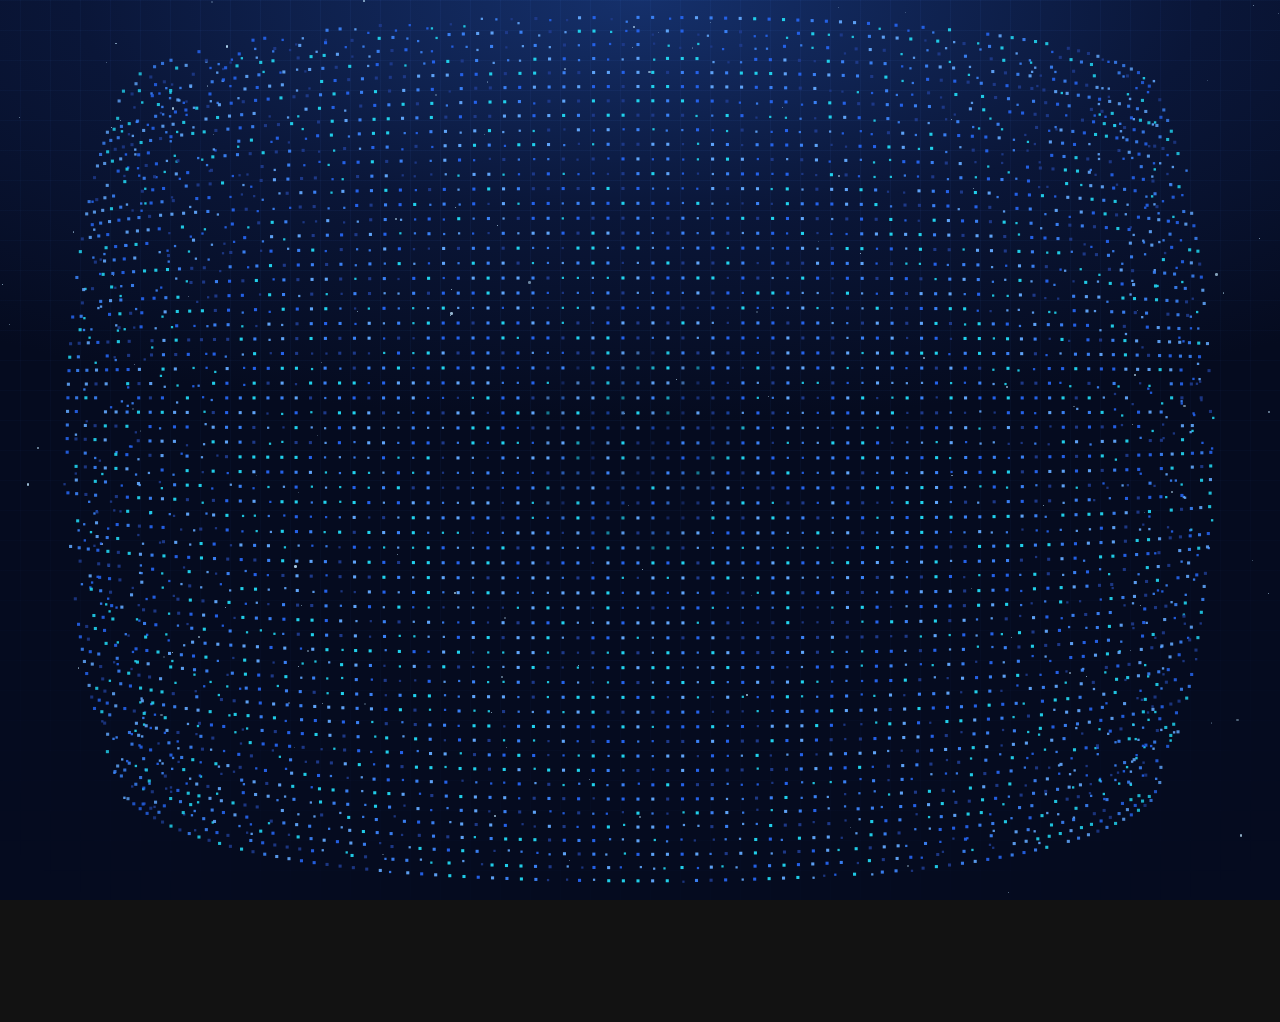
<file: index.html>
<!doctype html>
<html lang="pt-BR"><head><meta charset="utf-8"><meta name="viewport" content="width=device-width,initial-scale=1,viewport-fit=cover">
<meta name="robots" content="noindex,nofollow"><meta name="theme-color" content="#050b1f">
<title>Studio Evolution Tech | Central de Gestão</title>
<link rel="manifest" href="./manifest.webmanifest"><link rel="icon" href="./favicon.svg" type="image/svg+xml">
<link rel="apple-touch-icon" href="./apple-touch-icon-v2.png">
<meta name="apple-mobile-web-app-capable" content="yes"><meta name="apple-mobile-web-app-title" content="Studio Gestão">
<link rel="stylesheet" href="./app.css?v=pg1117c"><style>#project-shortcuts{max-width:680px;margin:20px auto;padding:0 16px;position:relative;z-index:10}body:has(.page-content) #project-shortcuts{display:none}</style></head><body><nav id="project-shortcuts" class="own-project-links" aria-label="Meus projetos"><a href="https://arnoldsuheth.github.io/super-visao-app/" target="_blank" rel="noopener noreferrer"><span class="own-project-mark">#1</span><span><strong>SUPER VISÃO</strong><small>Abrir meu painel</small></span></a></nav><div id="root"></div><script src="./app.js?v=pd1128a"></script><script src="./puxar-atualizar.js?v=1"></script><script src="./briefing-topo.js?v=1"></script><script src="./saudacao-zap.js?v=2"></script></body></html>
</file>
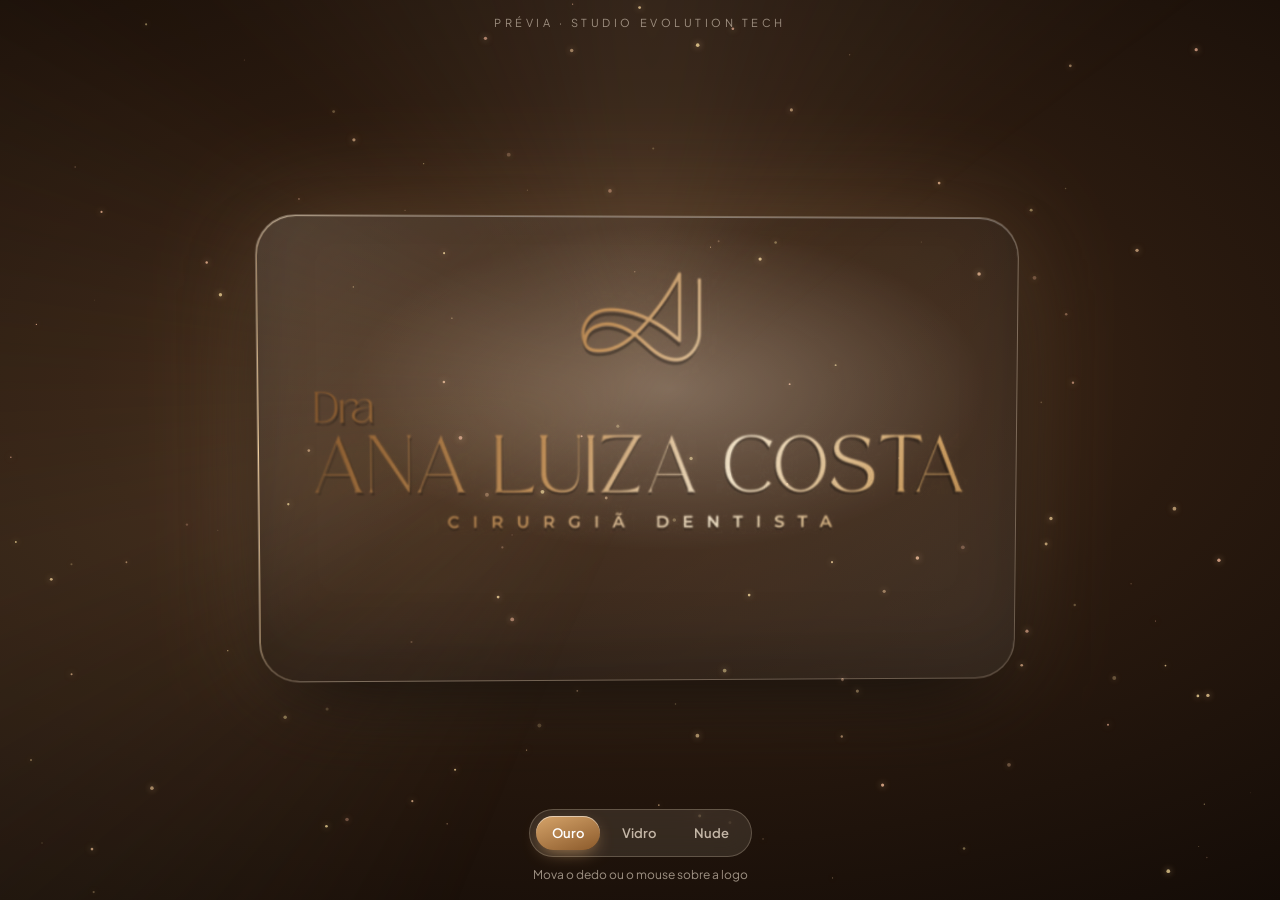
<file: previas/dra-ana-luiza-logo/index.html>
<!doctype html>
<html lang="pt-BR">
<head>
<meta charset="utf-8">
<meta name="viewport" content="width=device-width,initial-scale=1,viewport-fit=cover">
<title>Dra. Ana Luiza Costa · Logo em luz</title>
<meta name="robots" content="noindex">
<meta name="theme-color" content="#1c120b">
<link rel="preconnect" href="https://fonts.googleapis.com"><link rel="preconnect" href="https://fonts.gstatic.com" crossorigin>
<link href="https://fonts.googleapis.com/css2?family=Plus+Jakarta+Sans:wght@500;600;700&display=swap" rel="stylesheet">
<style>
/* A logo não foi redesenhada: cada camada é o próprio arquivo original da logo usado como máscara.
   Traços, fontes e frases ficam exatamente como na original; só a luz, o material e a profundidade mudam. */
:root{--mx:0;--my:0;--glow:.55}
*{box-sizing:border-box;margin:0}
html,body{height:100%;background:#1c120b;color:#f4e6d4;font-family:'Plus Jakarta Sans',system-ui,sans-serif;-webkit-font-smoothing:antialiased;overflow:hidden}
body{display:grid;place-items:center}
.stage{position:fixed;inset:0;background:radial-gradient(90% 70% at 50% 42%,#4a2f1b 0%,#2a1a0f 48%,#140c07 100%);transition:background 1s}
.stage::before{content:'';position:absolute;inset:-20%;background:conic-gradient(from 200deg at 50% 45%,transparent,rgba(214,170,120,.12),transparent 30%,rgba(255,226,190,.08),transparent 60%);animation:gira 28s linear infinite;filter:blur(30px)}
@keyframes gira{to{transform:rotate(360deg)}}
canvas#pó{position:fixed;inset:0;width:100%;height:100%;pointer-events:none}
.scene{position:relative;width:min(94vw,760px);aspect-ratio:1928/1180;perspective:1100px;z-index:2}
.card{position:absolute;inset:0;transform-style:preserve-3d;transform:rotateX(calc(var(--my)*-10deg)) rotateY(calc(var(--mx)*14deg));transition:transform .25s cubic-bezier(.2,.8,.2,1)}
.glass{position:absolute;inset:0;border-radius:clamp(22px,4vw,40px);background:linear-gradient(140deg,rgba(255,240,220,.16),rgba(255,240,220,.04) 40%,rgba(255,240,220,.1));border:1px solid rgba(255,235,210,.28);box-shadow:inset 0 1px 0 rgba(255,255,255,.35),inset 0 -30px 60px rgba(0,0,0,.18),0 40px 90px -30px rgba(0,0,0,.8),0 0 120px -20px rgba(214,170,120,calc(var(--glow)*.6));transform:translateZ(0);overflow:hidden}
.glass::before{content:'';position:absolute;inset:0;background:radial-gradient(60% 50% at calc(50% + var(--mx)*40%) calc(30% + var(--my)*40%),rgba(255,245,230,.28),transparent 70%)}
.glass::after{content:'';position:absolute;top:0;bottom:0;width:30%;left:-40%;background:linear-gradient(100deg,transparent,rgba(255,250,240,.22),transparent);transform:skewX(-18deg);animation:varre 7s ease-in-out infinite 3s}
@keyframes varre{0%,60%{left:-40%}100%{left:130%}}
.borda{position:absolute;inset:-1px;border-radius:inherit;padding:1.5px;background:conic-gradient(from var(--a,0deg),transparent 0 60%,rgba(255,220,170,.9) 75%,transparent 90%);-webkit-mask:linear-gradient(#000 0 0) content-box,linear-gradient(#000 0 0);-webkit-mask-composite:xor;mask-composite:exclude;animation:borda 6s linear infinite}
@property --a{syntax:'<angle>';inherits:false;initial-value:0deg}
@keyframes borda{to{--a:360deg}}
.logo{position:absolute;left:8%;right:8%;top:12%;aspect-ratio:1928/780;transform-style:preserve-3d}
.layer{position:absolute;inset:0;-webkit-mask-size:100% 100%;mask-size:100% 100%;-webkit-mask-repeat:no-repeat;mask-repeat:no-repeat;
 background:linear-gradient(115deg,#7a4a1f 0%,#c9965c 18%,#fff1d6 28%,#d8a868 38%,#8a5a2b 52%,#e9c48f 66%,#fff6e4 74%,#b07a43 86%,#6e4320 100%);background-size:260% 100%;animation:ouro 9s ease-in-out infinite alternate;
 filter:drop-shadow(0 1px 0 rgba(255,240,215,.5)) drop-shadow(0 6px 10px rgba(0,0,0,.45))}
@keyframes ouro{from{background-position:0% 50%}to{background-position:100% 50%}}
.l-mono{-webkit-mask-image:url(mono.png);mask-image:url(mono.png);transform:translateZ(46px)}
.l-dra{-webkit-mask-image:url(dra.png);mask-image:url(dra.png);transform:translateZ(38px)}
.l-nome{-webkit-mask-image:url(nome.png);mask-image:url(nome.png);transform:translateZ(40px)}
.l-sub{-webkit-mask-image:url(sub.png);mask-image:url(sub.png);transform:translateZ(34px)}
.l-mono,.l-dra,.l-nome,.l-sub{animation:ouro 9s ease-in-out infinite alternate,surge 1.6s cubic-bezier(.2,.8,.2,1) both}
.l-mono{animation-delay:0s,.2s}.l-dra{animation-delay:0s,.9s}.l-nome{animation-delay:0s,1.2s}.l-sub{animation-delay:0s,1.6s}
@keyframes surge{from{opacity:0;clip-path:inset(0 100% 0 0);filter:blur(6px)}to{opacity:1;clip-path:inset(0 0 0 0)}}
.sombra{position:absolute;inset:0;-webkit-mask:url(logo.png) center/100% 100% no-repeat;mask:url(logo.png) center/100% 100% no-repeat;background:#000;opacity:.35;filter:blur(14px);transform:translateZ(32px) translateY(3px)}
.ref-box{position:absolute;left:0;right:0;top:69%;bottom:0;overflow:hidden;border-radius:0 0 clamp(22px,4vw,40px) clamp(22px,4vw,40px);transform:translateZ(20px);-webkit-mask:linear-gradient(180deg,rgba(0,0,0,.9),transparent 75%);mask:linear-gradient(180deg,rgba(0,0,0,.9),transparent 75%);pointer-events:none}
.reflexo{position:absolute;left:8%;right:8%;top:0;aspect-ratio:1928/780;transform:scaleY(-1);transform-origin:50% 0;-webkit-mask:url(logo.png) center/100% 100% no-repeat;mask:url(logo.png) center/100% 100% no-repeat;background:linear-gradient(115deg,#c9965c,#fff1d6,#b07a43);opacity:.16;filter:blur(1.2px)}
/* temas */
body.vidro .layer{background:linear-gradient(115deg,rgba(255,255,255,.35),rgba(255,255,255,.9) 30%,rgba(210,235,255,.5) 45%,rgba(255,255,255,.95) 60%,rgba(255,255,255,.3));background-size:260% 100%;filter:drop-shadow(0 0 1px rgba(255,255,255,.9)) drop-shadow(0 8px 14px rgba(0,0,0,.5))}
body.vidro .stage{background:radial-gradient(90% 70% at 50% 42%,#5b4636 0%,#2b2019 50%,#120c08 100%)}
body.nude .stage{background:radial-gradient(90% 70% at 50% 40%,#fbf4ea 0%,#efe2d1 50%,#d9c3a8 100%)}
body.nude{color:#5a3a1e}
body.nude .layer{background:linear-gradient(115deg,#6e4320,#a8743f 25%,#e6c39a 35%,#8b5a2b 50%,#c99a68 70%,#6e4320);background-size:260% 100%;filter:drop-shadow(0 1px 0 rgba(255,255,255,.8)) drop-shadow(0 8px 10px rgba(110,67,32,.3))}
body.nude .glass{background:linear-gradient(140deg,rgba(255,255,255,.7),rgba(255,255,255,.35));border-color:rgba(255,255,255,.9);box-shadow:inset 0 1px 0 #fff,0 40px 80px -30px rgba(110,67,32,.45)}
body.nude .sombra{opacity:.07;filter:blur(18px)}body.nude .reflexo{opacity:.12}
body.nude canvas#pó{opacity:.5;mix-blend-mode:multiply}
/* controles */
.ui{position:fixed;left:0;right:0;bottom:calc(18px + env(safe-area-inset-bottom));display:grid;justify-items:center;gap:10px;z-index:5;padding:0 16px}
.temas{display:flex;gap:6px;padding:6px;border-radius:99px;background:rgba(255,240,220,.1);border:1px solid rgba(255,235,210,.22);-webkit-backdrop-filter:blur(14px);backdrop-filter:blur(14px)}
.temas button{border:0;background:none;color:inherit;font:inherit;font-size:13px;font-weight:600;padding:9px 16px;border-radius:99px;cursor:pointer;opacity:.75;transition:all .3s}
.temas button.on{opacity:1;background:linear-gradient(160deg,#d6a46a,#8b5a2b);color:#fff;box-shadow:inset 0 1px 0 rgba(255,255,255,.5),0 6px 18px -6px rgba(214,164,106,.8)}
body.nude .temas{background:rgba(255,255,255,.55);border-color:rgba(139,90,43,.2)}
.dica{font-size:12px;opacity:.6;text-align:center}
.mov{border:1px solid rgba(255,235,210,.3);background:rgba(255,240,220,.08);color:inherit;font:inherit;font-size:12.5px;font-weight:600;padding:8px 14px;border-radius:99px;cursor:pointer}
.topo{position:fixed;top:calc(16px + env(safe-area-inset-top));left:0;right:0;text-align:center;font-size:11px;letter-spacing:.32em;text-transform:uppercase;opacity:.55;z-index:5}
@media(prefers-reduced-motion:reduce){*{animation:none!important}}
</style>
</head>
<body>
<div class="stage"></div>
<canvas id="pó"></canvas>
<p class="topo">Prévia · Studio Evolution Tech</p>
<div class="scene" id="scene">
 <div class="card" id="card">
  <div class="glass"><span class="borda"></span></div>
  <div class="logo">
   <div class="sombra"></div>
   <div class="layer l-mono" role="img" aria-label="Monograma AL"></div>
   <div class="layer l-dra"></div>
   <div class="layer l-nome" role="img" aria-label="Dra Ana Luiza Costa"></div>
   <div class="layer l-sub" role="img" aria-label="Cirurgiã dentista"></div>
  </div>
  
 </div>
</div>
<div class="ui">
 <div class="temas"><button data-t="ouro" class="on">Ouro</button><button data-t="vidro">Vidro</button><button data-t="nude">Nude</button></div>
 <button class="mov hidden" id="mov">Ativar movimento do celular</button>
 <p class="dica" id="dica">Mova o dedo ou o mouse sobre a logo</p>
</div>
<script>
(()=>{const r=document.documentElement,scene=document.getElementById('scene');let tx=0,ty=0,cx=0,cy=0,auto=true,t0=performance.now();
function alvo(x,y){tx=Math.max(-1,Math.min(1,x));ty=Math.max(-1,Math.min(1,y));auto=false;clearTimeout(alvo.t);alvo.t=setTimeout(()=>auto=true,3500)}
addEventListener('pointermove',e=>alvo((e.clientX/innerWidth-.5)*2,(e.clientY/innerHeight-.5)*2),{passive:true});
addEventListener('touchmove',e=>{const t=e.touches[0];alvo((t.clientX/innerWidth-.5)*2,(t.clientY/innerHeight-.5)*2)},{passive:true});
function orient(e){if(e.gamma==null)return;alvo(e.gamma/30,(e.beta-45)/30)}
const mov=document.getElementById('mov');
if(window.DeviceOrientationEvent&&typeof DeviceOrientationEvent.requestPermission==='function'){mov.classList.remove('hidden');mov.onclick=()=>DeviceOrientationEvent.requestPermission().then(s=>{if(s==='granted'){addEventListener('deviceorientation',orient);mov.remove();document.getElementById('dica').textContent='Incline o celular'}}).catch(()=>{})}
else if(window.DeviceOrientationEvent)addEventListener('deviceorientation',orient);
(function loop(now){if(auto){const k=(now-t0)/1000;tx=Math.sin(k*.5)*.55;ty=Math.cos(k*.37)*.35}cx+=(tx-cx)*.06;cy+=(ty-cy)*.06;r.style.setProperty('--mx',cx.toFixed(4));r.style.setProperty('--my',cy.toFixed(4));requestAnimationFrame(loop)})(t0);
document.querySelectorAll('[data-t]').forEach(b=>b.onclick=()=>{document.querySelectorAll('[data-t]').forEach(x=>x.classList.toggle('on',x===b));document.body.className=b.dataset.t==='ouro'?'':b.dataset.t});
/* pó dourado */
const c=document.getElementById('pó'),g=c.getContext('2d');let W,H,P=[];const dpr=Math.min(2,devicePixelRatio||1);
function rs(){W=c.width=innerWidth*dpr;H=c.height=innerHeight*dpr;P=[...Array(Math.round(innerWidth*innerHeight/9000))].map(()=>({x:Math.random()*W,y:Math.random()*H,r:(Math.random()*1.6+.4)*dpr,v:(Math.random()*.25+.05)*dpr,a:Math.random()*Math.PI*2,f:Math.random()*.02+.005}))}
rs();addEventListener('resize',rs);
(function pó(){g.clearRect(0,0,W,H);for(const p of P){p.y-=p.v;p.a+=p.f;p.x+=Math.sin(p.a)*.3*dpr;if(p.y<-5){p.y=H+5;p.x=Math.random()*W}const al=.25+Math.sin(p.a*2)*.25+.25;g.beginPath();g.fillStyle=`rgba(255,${210+Math.round(Math.sin(p.a)*20)},160,${al})`;g.shadowColor='rgba(255,210,150,.9)';g.shadowBlur=6*dpr;g.arc(p.x,p.y,p.r,0,7);g.fill()}requestAnimationFrame(pó)})();
})();
</script>
<style>.hidden{display:none!important}</style>
</body>
</html>
</file>
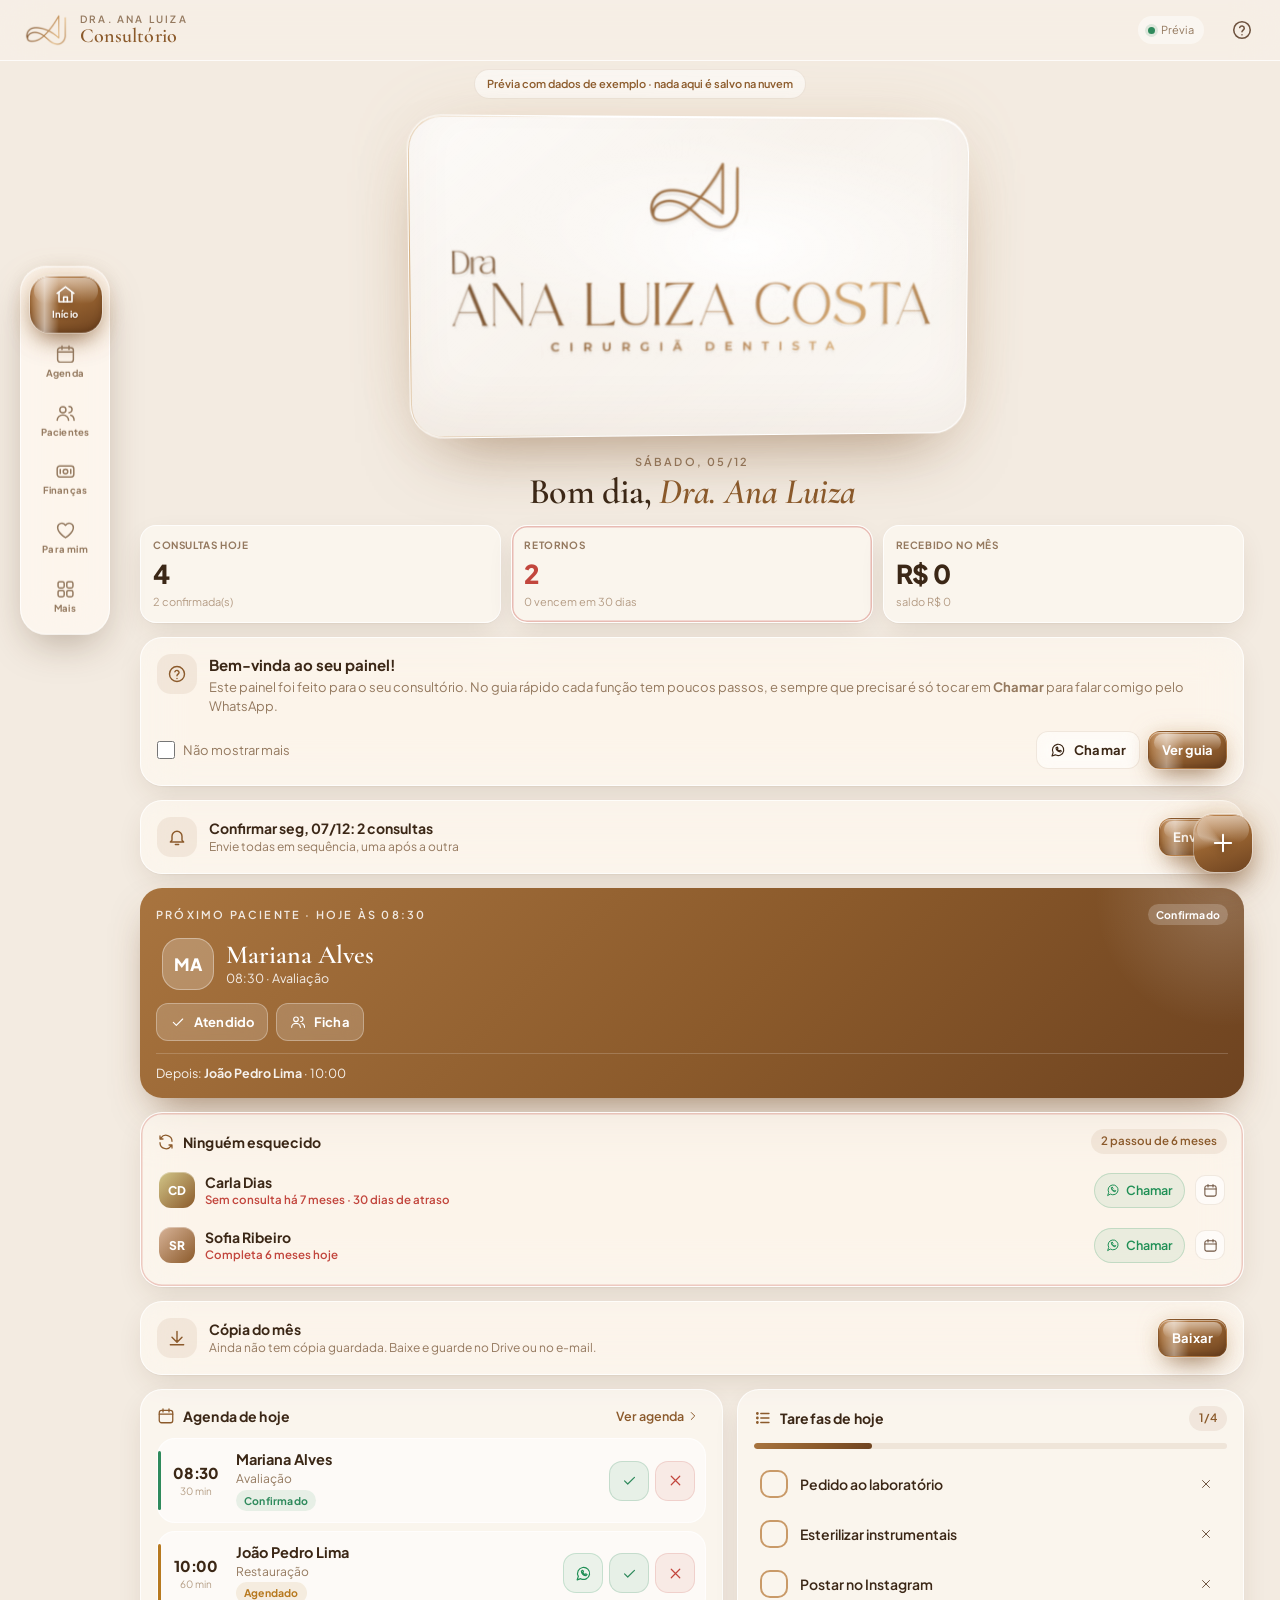
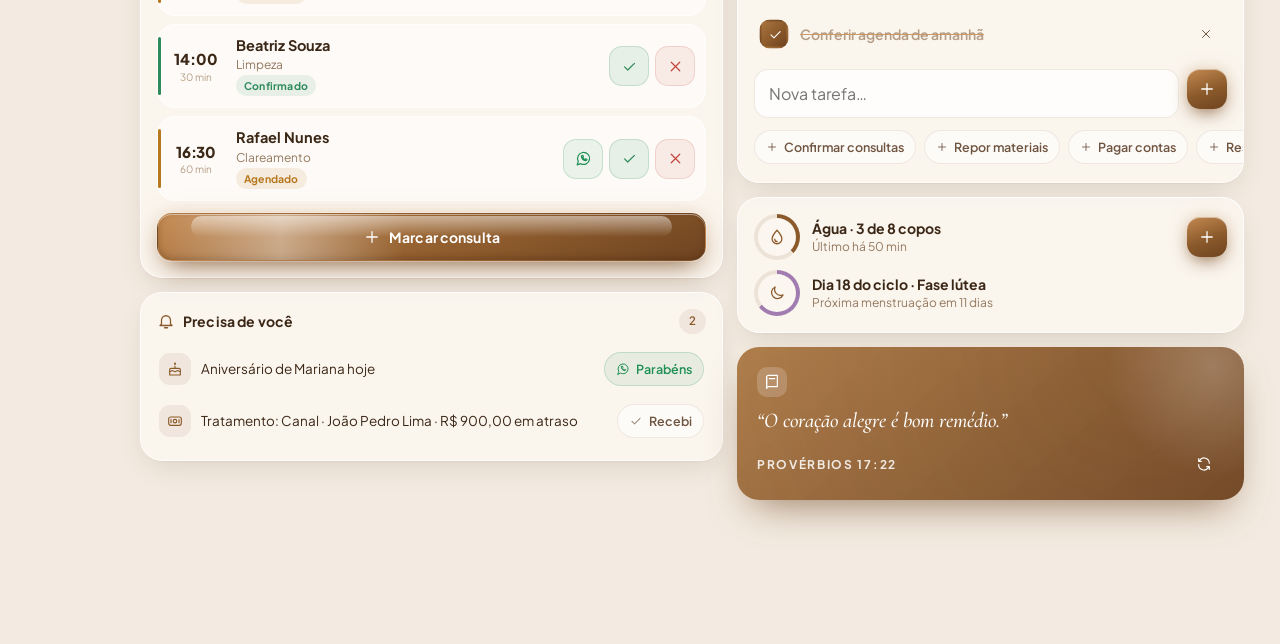
<file: previas/dra-ana-luiza/index.html>
<!doctype html>
<html lang="pt-BR">
<head>
<meta charset="utf-8">
<meta name="viewport" content="width=device-width,initial-scale=1,viewport-fit=cover">
<title>Dra. Ana Luiza Costa · Consultório</title>
<meta name="theme-color" content="#f3ebe1">
<meta name="robots" content="noindex">
<meta name="apple-mobile-web-app-capable" content="yes">
<meta name="apple-mobile-web-app-status-bar-style" content="default">
<meta name="apple-mobile-web-app-title" content="Consultório">
<link rel="manifest" href="manifest.webmanifest">
<link rel="icon" href="icon-180.png">
<link rel="apple-touch-icon" href="icon-180.png">
<link rel="preconnect" href="https://fonts.googleapis.com"><link rel="preconnect" href="https://fonts.gstatic.com" crossorigin>
<link href="https://fonts.googleapis.com/css2?family=Cormorant+Garamond:ital,wght@0,500;0,600;1,500;1,600&family=Plus+Jakarta+Sans:wght@400;500;600;700;800&display=swap" rel="stylesheet">
<style>
:root{
 --bg:#f3ebe1;--bg2:#ead9c6;--ink:#3b2716;--ink2:#6f5440;--muted:#94795f;--dim:#b49c84;
 --acc:#8b5a2b;--acc2:#a8743f;--acc3:#c99a68;--gold:#d6b48a;
 --ok:#2f8a5c;--okbg:#2f8a5c1a;--warn:#b7791f;--warnbg:#b7791f1c;--bad:#c2463d;--badbg:#c2463d17;--wa:#1f8f55;
 --glass:rgba(255,251,246,.58);--glass2:rgba(255,251,246,.78);--gline:rgba(255,255,255,.75);--gline2:rgba(139,90,43,.12);
 --shadow:0 1px 1px rgba(80,50,20,.04),0 10px 30px -8px rgba(80,50,20,.16);--shadow2:0 18px 50px -12px rgba(80,50,20,.32);
 --r:22px;--r2:16px;--ease:cubic-bezier(.2,.8,.2,1);
 --grad:linear-gradient(135deg,#a8743f 0%,#8b5a2b 55%,#6e4320 100%);
}
*{box-sizing:border-box;margin:0}
html{background:var(--bg);-webkit-text-size-adjust:100%}
body{min-height:100dvh;color:var(--ink);font-family:'Plus Jakarta Sans',system-ui,-apple-system,sans-serif;font-size:15px;line-height:1.45;-webkit-font-smoothing:antialiased;background:var(--bg)}
button,input,select,textarea{font:inherit;color:inherit}
button{cursor:pointer;border:0;background:none;-webkit-tap-highlight-color:transparent}
a{color:inherit;-webkit-tap-highlight-color:transparent}
.hidden{display:none!important}
.grow{flex:1;min-width:0}.center{text-align:center}.muted{color:var(--muted);font-size:13.5px;line-height:1.5}
.note{font-size:12px;color:var(--dim);line-height:1.5}
em{font-style:italic;color:var(--acc)}

/* fundo vivo */
.bg{position:fixed;inset:0;z-index:-1;overflow:hidden;background:radial-gradient(120% 80% at 50% -10%,#fbf6f0 0%,var(--bg) 45%,var(--bg2) 100%)}
.blob{position:absolute;border-radius:50%;filter:blur(60px);opacity:.55;animation:float 22s var(--ease) infinite alternate}
.b1{width:420px;height:420px;background:#e2c3a2;top:-120px;right:-140px}
.b2{width:360px;height:360px;background:#f0dcc6;bottom:10%;left:-160px;animation-delay:-6s}
.b3{width:300px;height:300px;background:#d9b190;bottom:-120px;right:10%;opacity:.35;animation-delay:-12s}
@keyframes float{to{transform:translate(40px,60px) scale(1.12)}}

/* vidro */
.glass{background:var(--glass);-webkit-backdrop-filter:blur(22px) saturate(160%);backdrop-filter:blur(22px) saturate(160%);border:1px solid var(--gline);box-shadow:var(--shadow)}

/* topo */
.top{position:sticky;top:0;z-index:40;display:flex;align-items:center;gap:12px;padding:calc(10px + env(safe-area-inset-top)) 18px 10px;border-width:0 0 1px;border-radius:0;background:rgba(246,239,231,.86);box-shadow:none}
.top-mono{height:34px;width:auto}
.top-t{display:grid;line-height:1.1}.top-t small{font-size:10px;letter-spacing:.22em;text-transform:uppercase;color:var(--muted);font-weight:600}
.top-t b{font-family:'Cormorant Garamond',serif;font-size:20px;font-weight:600;color:var(--acc);letter-spacing:.01em}
.sync{margin-left:auto;display:flex;align-items:center;gap:6px;font-size:11px;color:var(--muted);padding:6px 10px;border-radius:99px;background:rgba(255,255,255,.45)}
.sync i{width:7px;height:7px;border-radius:50%;background:var(--ok);box-shadow:0 0 0 3px #2f8a5c22}.sync.busy i{background:var(--warn);animation:pulse 1s infinite}.sync.off i{background:var(--bad)}
@keyframes pulse{50%{opacity:.35}}
.demo-bar{position:relative;margin:8px auto 0;width:max-content;max-width:calc(100% - 32px);font-size:11px;font-weight:600;color:var(--acc);background:rgba(255,255,255,.6);border:1px solid var(--gline2);padding:6px 12px;border-radius:99px;-webkit-backdrop-filter:blur(10px);backdrop-filter:blur(10px)}

main{max-width:1120px;margin:0 auto;padding:14px 16px calc(130px + env(safe-area-inset-bottom))}
main.enter>*{animation:rise .5s var(--ease) both}
main.enter>*:nth-child(2){animation-delay:.04s}main.enter>*:nth-child(3){animation-delay:.08s}main.enter>*:nth-child(4){animation-delay:.12s}main.enter>*:nth-child(5){animation-delay:.16s}main.enter>*:nth-child(n+6){animation-delay:.2s}
@keyframes rise{from{opacity:0;transform:translateY(14px)}}

/* cabeçalhos */
.hero{text-align:center;padding:4px 0 14px;display:grid;justify-items:center;gap:4px}
.hero-logo img{width:min(250px,64vw);height:auto;display:block;filter:drop-shadow(0 6px 18px rgba(139,90,43,.12))}
.eyebrow{font-size:11px;letter-spacing:.2em;text-transform:uppercase;color:var(--muted);font-weight:600}
.title{font-family:'Cormorant Garamond',serif;font-weight:600;font-size:clamp(30px,8vw,42px);line-height:1.02;letter-spacing:-.01em;color:var(--ink)}
.page-h{padding:6px 2px 14px}
.hero .title{font-size:clamp(26px,7vw,36px)}

/* cartões */
.card{border-radius:var(--r);padding:16px;margin-bottom:14px;display:grid;gap:12px}
.card-h{display:flex;align-items:center;justify-content:space-between;gap:10px}
.card-h h3{display:flex;align-items:center;gap:8px;font-size:14px;font-weight:700;letter-spacing:.01em}
.card-h h3 svg{color:var(--acc)}
.pill{font-size:11.5px;font-weight:600;color:var(--acc);background:rgba(139,90,43,.09);padding:4px 10px;border-radius:99px;white-space:nowrap}
.link{display:inline-flex;align-items:center;gap:2px;font-size:12.5px;font-weight:600;color:var(--acc)}
.cols{display:grid;gap:0 14px}
@media(min-width:900px){.cols{grid-template-columns:1.15fr 1fr;align-items:start}}

/* estatísticas */
.stats{display:grid;grid-template-columns:repeat(3,1fr);gap:10px;margin-bottom:14px}
.stat{border-radius:var(--r2);padding:12px;text-align:left;display:grid;gap:2px;transition:transform .25s var(--ease),box-shadow .25s}
.stat:hover{transform:translateY(-2px);box-shadow:var(--shadow2)}.stat:active{transform:scale(.97)}
.stat small{font-size:10px;letter-spacing:.06em;text-transform:uppercase;color:var(--muted);font-weight:700}
.stat strong{font-size:clamp(18px,5.4vw,26px);font-weight:800;letter-spacing:-.02em;color:var(--ink)}
.stat span{font-size:11px;color:var(--dim)}

/* botões */
.btn{position:relative;overflow:hidden;display:inline-flex;align-items:center;justify-content:center;gap:8px;min-height:48px;padding:0 18px;border-radius:15px;font-weight:700;font-size:14px;letter-spacing:.01em;text-decoration:none;background:rgba(255,255,255,.6);border:1px solid var(--gline2);color:var(--ink);transition:transform .2s var(--ease),box-shadow .25s var(--ease),background .2s;-webkit-backdrop-filter:blur(10px);backdrop-filter:blur(10px)}
.btn:hover{transform:translateY(-1px);box-shadow:0 8px 20px -8px rgba(80,50,20,.3)}
.btn:active{transform:scale(.97)}
.btn.main{background:var(--grad);color:#fff;border-color:transparent;box-shadow:0 8px 22px -8px rgba(110,67,32,.65),inset 0 1px 0 rgba(255,255,255,.25)}
.btn.main::before{content:'';position:absolute;inset:0;background:linear-gradient(110deg,transparent 30%,rgba(255,255,255,.28) 50%,transparent 70%);transform:translateX(-120%);transition:transform .7s var(--ease)}
.btn.main:hover::before{transform:translateX(120%)}
.btn.ghost{background:rgba(255,255,255,.42)}
.btn.wa{background:linear-gradient(135deg,#27a465,#1b7f4b);color:#fff;border-color:transparent;box-shadow:0 8px 22px -8px rgba(27,127,75,.6)}
.btn.danger{color:var(--bad);background:var(--badbg);border-color:#c2463d33}
.btn.sm{min-height:38px;padding:0 13px;font-size:13px;border-radius:12px}
.btn.big{min-height:56px;font-size:15px;border-radius:18px}
.btn.full{width:100%}
.btn:disabled{opacity:.5}
.row2{display:grid;grid-template-columns:1fr 1fr;gap:10px;margin-bottom:14px}.card .row2{margin:0}
.icon-btn{position:relative;overflow:hidden;width:40px;height:40px;flex:0 0 auto;display:grid;place-items:center;border-radius:13px;background:rgba(255,255,255,.65);border:1px solid var(--gline2);color:var(--ink2);text-decoration:none;transition:transform .2s var(--ease),background .2s}
.icon-btn:active{transform:scale(.9)}
.icon-btn.ghost{background:transparent;border-color:transparent}.icon-btn.ghost:hover{background:rgba(139,90,43,.08)}
.icon-btn.main{background:var(--grad);color:#fff;border:0;box-shadow:0 6px 16px -6px rgba(110,67,32,.6)}
.icon-btn.wa{background:#1f8f5514;color:var(--wa);border-color:#1f8f5530}
.icon-btn.ok{background:var(--okbg);color:var(--ok);border-color:#2f8a5c30}
.icon-btn.bad{background:var(--badbg);color:var(--bad);border-color:#c2463d26}
.icon-btn.sm{width:30px;height:30px;border-radius:10px}
.ripple{position:absolute;border-radius:50%;background:currentColor;opacity:.18;transform:scale(0);animation:rip .6s var(--ease) forwards;pointer-events:none}
@keyframes rip{to{transform:scale(1);opacity:0}}

/* chips */
.chips{display:flex;flex-wrap:wrap;gap:8px}
.chips.scroll{flex-wrap:nowrap;overflow-x:auto;scrollbar-width:none;padding-bottom:2px;margin:0 -16px;padding:0 16px 2px}
.chips.scroll::-webkit-scrollbar{display:none}
.seg-chips{margin-bottom:12px!important}
.chip{position:relative;overflow:hidden;flex:0 0 auto;display:inline-flex;align-items:center;gap:6px;padding:9px 14px;border-radius:99px;font-size:13.5px;font-weight:600;color:var(--ink2);background:rgba(255,255,255,.62);border:1px solid var(--gline2);text-decoration:none;transition:all .22s var(--ease);white-space:nowrap}
.chip:active{transform:scale(.95)}
.chip.on{background:var(--grad);color:#fff;border-color:transparent;box-shadow:0 6px 16px -6px rgba(110,67,32,.6)}
.chip.sm{padding:7px 11px;font-size:12.5px}.chip.xs{padding:4px 9px;font-size:11px}
.chip.wa{background:#1f8f5514;color:var(--wa);border-color:#1f8f5533}
.chip.warn{background:var(--warnbg);color:var(--warn);border-color:#b7791f33}.chip.bad{background:var(--badbg);color:var(--bad);border-color:#c2463d33}
.chip.add{border-style:dashed;color:var(--acc)}
.chip .badge{font-style:normal;font-size:10px;background:var(--bad);color:#fff;border-radius:99px;padding:1px 6px}
.chip.on .badge{background:#fff;color:var(--acc)}
.chips.times{display:grid;grid-template-columns:repeat(auto-fill,minmax(70px,1fr))}.chips.times .chip{justify-content:center}

/* tags */
.tag{display:inline-flex;align-items:center;font-size:10.5px;font-weight:700;letter-spacing:.02em;padding:3px 8px;border-radius:99px;background:rgba(139,90,43,.09);color:var(--ink2);white-space:nowrap}
.tag.ok{background:var(--okbg);color:var(--ok)}.tag.warn{background:var(--warnbg);color:var(--warn)}.tag.bad{background:var(--badbg);color:var(--bad)}

/* menu flutuante */
.dock{position:fixed;z-index:50;left:50%;bottom:calc(14px + env(safe-area-inset-bottom));transform:translateX(-50%);display:flex;gap:2px;padding:6px;border-radius:26px;background:rgba(255,250,244,.7);box-shadow:0 16px 40px -10px rgba(70,40,15,.35),inset 0 1px 0 rgba(255,255,255,.8);width:max-content;max-width:calc(100% - 24px)}
.dock button{position:relative;z-index:1;display:flex;flex-direction:column;align-items:center;gap:2px;min-width:54px;padding:7px 6px 6px;border-radius:20px;color:var(--muted);font-size:9.5px;font-weight:700;letter-spacing:.02em;transition:color .3s var(--ease),transform .2s var(--ease);overflow:hidden}
.dock button:active{transform:scale(.92)}
.dock button.on{color:#fff}
.dock button svg{width:21px;height:21px;transition:transform .35s var(--ease)}.dock button.on svg{transform:translateY(-1px) scale(1.06)}
.dock-ind{position:absolute;left:0;top:0;border-radius:20px;background:var(--grad);box-shadow:0 8px 18px -6px rgba(110,67,32,.65);transition:transform .45s var(--ease),width .45s var(--ease)}
.fab{position:fixed;z-index:51;right:18px;bottom:calc(94px + env(safe-area-inset-bottom));width:58px;height:58px;border-radius:20px;display:grid;place-items:center;color:#fff;background:var(--grad);box-shadow:0 14px 30px -8px rgba(110,67,32,.7),inset 0 1px 0 rgba(255,255,255,.3);overflow:hidden;transition:transform .35s var(--ease),opacity .3s}
.fab.esconde{transform:translateY(160%) scale(.6);opacity:0;pointer-events:none}
.fab:hover{transform:translateY(-2px) rotate(90deg)}.fab:active{transform:scale(.9)}
@media(min-width:900px){
 .dock{left:20px;top:50%;bottom:auto;transform:translateY(-50%);flex-direction:column;padding:8px}
 .dock button{min-width:72px;padding:10px 6px}
 main{padding-left:120px;max-width:1240px}
 .top{padding-left:24px}
 .fab{right:28px;bottom:28px}
}
@media(max-width:370px){.dock button{min-width:46px;font-size:8.5px}.dock button svg{width:19px;height:19px}}

/* agenda e consultas */
.appts{display:grid;gap:8px}
.appt{display:flex;align-items:stretch;gap:10px;padding:10px;border-radius:18px;background:rgba(255,255,255,.55);border:1px solid rgba(255,255,255,.7);position:relative;transition:transform .2s var(--ease)}
.appt::before{content:'';position:absolute;left:0;top:12px;bottom:12px;width:3px;border-radius:3px;background:var(--warn)}
.appt.st-confirmado::before{background:var(--ok)}.appt.st-atendido::before{background:var(--acc3)}.appt.st-faltou::before,.appt.st-cancelado::before{background:var(--bad)}
.appt.st-atendido,.appt.st-cancelado{opacity:.72}
.appt-time{display:grid;align-content:center;justify-items:center;min-width:52px;padding-left:4px}
.appt-time b{font-size:15px;font-weight:800;letter-spacing:-.01em}.appt-time small{font-size:10px;color:var(--dim)}
.appt-body{flex:1;min-width:0;text-align:left;display:grid;gap:2px;justify-items:start}
.appt-body b{font-size:14.5px;line-height:1.25;max-width:100%;overflow-wrap:anywhere}.appt-body small{font-size:12px;color:var(--muted)}
.appt-act{display:flex;gap:6px;align-items:center}
@media(max-width:480px){.appt{gap:8px}.appt-time{min-width:46px}.appt-act{gap:5px}.appt-act .icon-btn{width:34px;height:34px;border-radius:11px}.appt-act .icon-btn svg{width:16px;height:16px}}
.slot{display:flex;align-items:center;gap:12px;padding:12px 14px;border-radius:18px;border:1.5px dashed rgba(139,90,43,.25);color:var(--muted);text-align:left;transition:all .2s var(--ease);position:relative;overflow:hidden}
.slot b{min-width:48px;text-align:center;font-weight:700;color:var(--ink2)}.slot span{flex:1;font-size:13px}
.slot:hover{border-color:var(--acc);color:var(--acc);background:rgba(255,255,255,.4)}
.week-card{gap:10px}
.week-nav{display:flex;justify-content:space-between;align-items:center}
.week{display:grid;grid-template-columns:repeat(7,1fr);gap:5px}
.week button{display:grid;justify-items:center;gap:1px;padding:9px 0 6px;border-radius:15px;transition:all .25s var(--ease);position:relative;overflow:hidden}
.week button small{font-size:10px;color:var(--muted);text-transform:uppercase;font-weight:700}.week button b{font-size:17px;font-weight:800}
.week button i{font-style:normal;font-size:12px;line-height:8px;height:8px;color:var(--acc);letter-spacing:1px}
.week button.hoje:not(.on){box-shadow:inset 0 0 0 1.5px var(--acc3)}
.week button.on{background:var(--grad);color:#fff;box-shadow:0 8px 18px -8px rgba(110,67,32,.7)}.week button.on small,.week button.on i{color:#f6e6d4}
details.more summary{cursor:pointer;font-size:12.5px;color:var(--muted);font-weight:600;padding:4px 0;list-style:none}
details.more summary::before{content:'▸ '}details.more[open] summary::before{content:'▾ '}

/* listas */
.list-card{padding:6px;gap:0}
.row-item{display:flex;align-items:center;gap:12px;width:100%;padding:11px 10px;border-radius:16px;text-align:left;transition:background .2s;position:relative}
.row-item+.row-item{border-top:1px solid rgba(139,90,43,.07)}
button.row-item:hover,.row-item:hover{background:rgba(255,255,255,.5)}
.row-item b{display:block;font-size:14.5px;white-space:nowrap;overflow:hidden;text-overflow:ellipsis}.row-item small{display:block;font-size:12px;color:var(--muted)}
.row-item>svg{color:var(--dim)}
.ilink{text-align:left;display:grid;gap:1px}
.avatar{flex:0 0 auto;width:42px;height:42px;border-radius:15px;display:grid;place-items:center;font-weight:800;font-size:14px;color:#fff;background:linear-gradient(135deg,var(--av),#8b5a2b);box-shadow:inset 0 1px 0 rgba(255,255,255,.35)}
.progress{height:6px;border-radius:9px;background:rgba(139,90,43,.1);overflow:hidden}.progress i{display:block;height:100%;border-radius:9px;background:var(--grad);transition:width .6s var(--ease)}
.progress.sm{height:4px;margin-top:5px;width:100%}
.fin-ico{width:40px;height:40px;border-radius:14px;display:grid;place-items:center;flex:0 0 auto}.fin-ico.in{background:var(--okbg);color:var(--ok)}.fin-ico.out{background:rgba(139,90,43,.09);color:var(--acc)}
.fin-v{display:grid;justify-items:end;gap:3px;text-align:right}.fin-v b{font-size:14px;white-space:nowrap}.fin-v b.pos{color:var(--ok)}
.search-box{display:flex;align-items:center;gap:10px;padding:0 14px;border-radius:16px;margin-bottom:12px;color:var(--muted);background:rgba(255,255,255,.6);border:1px solid var(--gline2)}
.search-box input{border:0!important;background:transparent!important;box-shadow:none!important;padding:13px 0!important}

/* tarefas */
.tasks{display:grid;gap:4px}
.task{display:flex;align-items:center;gap:12px;padding:8px 6px;border-radius:14px;transition:background .2s}
.task:hover{background:rgba(255,255,255,.45)}
.task b{font-size:14px;font-weight:600;transition:color .3s}.task small{display:block;font-size:11px;color:var(--warn)}
.check-btn{position:relative;overflow:hidden;width:28px;height:28px;flex:0 0 auto;border-radius:10px;border:2px solid var(--acc3);display:grid;place-items:center;color:transparent;transition:all .3s var(--ease)}
.task.done .check-btn{background:var(--grad);border-color:transparent;color:#fff;transform:scale(1.04)}
.task.done b{color:var(--dim);text-decoration:line-through;text-decoration-color:var(--acc3)}
.task-add{display:flex;gap:8px}.task-add input{flex:1}
.task-add.big input{font-size:17px;padding:15px 16px}.task-add.big .icon-btn{width:54px;height:54px;border-radius:16px}

/* início: atenção e cuidado */
.att{display:grid;gap:6px}
.att-i{display:flex;align-items:center;gap:10px;font-size:13.5px;padding:6px 2px}
.mi-ico{width:40px;height:40px;flex:0 0 auto;border-radius:14px;display:grid;place-items:center;color:var(--acc);background:rgba(139,90,43,.09)}.mi-ico.sm{width:32px;height:32px;border-radius:11px}
.cta{display:flex;align-items:center;gap:12px}.cta b{display:block;font-size:14px}.cta small{display:block;font-size:12px;color:var(--muted)}
.mini-care{cursor:pointer;gap:10px}.mc{display:flex;align-items:center;gap:12px}.mc b{display:block;font-size:14px}.mc small{display:block;font-size:12px;color:var(--muted)}
.ring{--p:0;--c:var(--acc);position:relative;display:grid;place-items:center;border-radius:50%;background:conic-gradient(var(--c) calc(var(--p)*1%),rgba(139,90,43,.12) 0);flex:0 0 auto}
.ring::before{content:'';position:absolute;inset:5px;border-radius:50%;background:#fbf6ef}
.ring>*{position:relative}
.ring.sm{width:46px;height:46px;color:var(--acc)}.ring.sm::before{inset:4px}
.ring.big{width:150px;height:150px}.ring.big::before{inset:11px;box-shadow:inset 0 2px 10px rgba(80,50,20,.08)}
.ring.big div{display:grid;justify-items:center;line-height:1}.ring.big strong{font-family:'Cormorant Garamond',serif;font-size:52px;font-weight:600;color:var(--acc)}.ring.big small{font-size:11px;color:var(--muted);font-weight:600;letter-spacing:.06em;text-transform:uppercase}
.water .ring{--c:#5b9bc4}.water .ring.big strong{color:#3f7fa8}
.fase-menstrual{--c:#c2584f}.fase-folicular{--c:#c99a68}.fase-fertil{--c:#7aa36a}.fase-lutea{--c:#a07cb0}

/* versículo */
.verse{position:relative;border-radius:var(--r);padding:20px 20px 16px;margin-bottom:14px;color:#fff;background:linear-gradient(140deg,rgba(168,116,63,.92),rgba(110,67,32,.95)),radial-gradient(circle at 80% 0,#e2c3a2,transparent);box-shadow:0 18px 40px -16px rgba(110,67,32,.7);overflow:hidden;display:grid;gap:10px}
.verse::after{content:'';position:absolute;width:220px;height:220px;right:-80px;top:-90px;border-radius:50%;background:radial-gradient(circle,rgba(255,255,255,.22),transparent 70%)}
.verse-ico{width:30px;height:30px;border-radius:10px;display:grid;place-items:center;background:rgba(255,255,255,.18)}
.verse blockquote{font-family:'Cormorant Garamond',serif;font-size:21px;line-height:1.3;font-weight:500;font-style:italic}
.verse.big blockquote{font-size:clamp(23px,6.4vw,30px)}
.verse-foot{display:flex;align-items:center;justify-content:space-between}
.verse cite{font-style:normal;font-size:12px;letter-spacing:.14em;text-transform:uppercase;font-weight:700;opacity:.85}
.verse .icon-btn{color:#fff}.verse .icon-btn:hover{background:rgba(255,255,255,.15)}
.verse small.muted{color:rgba(255,255,255,.7);font-size:11.5px}

/* água e ciclo */
.water-main,.cycle-main{display:flex;align-items:center;gap:18px}
.water-btns{display:grid;gap:8px;flex:1;justify-items:stretch}
.glasses{display:flex;gap:5px;flex-wrap:wrap}.glasses i{flex:1;min-width:16px;height:22px;border-radius:4px 4px 8px 8px;border:1.5px solid #5b9bc455;transition:all .4s var(--ease)}.glasses i.on{background:linear-gradient(180deg,#8cc0e0,#4f8fb8);border-color:transparent}
.water-week{display:grid;grid-template-columns:repeat(7,1fr);gap:8px;height:74px;align-items:end}
.water-week span{display:grid;grid-template-rows:1fr auto;height:100%;justify-items:center;gap:4px}
.water-week i{width:100%;max-width:26px;align-self:end;border-radius:8px;background:linear-gradient(180deg,#8cc0e0,#4f8fb8);min-height:3px}
.water-week small{font-size:10px;color:var(--muted);text-transform:uppercase;font-weight:700}
.fase{font-family:'Cormorant Garamond',serif;font-size:26px;font-weight:600;color:var(--ink);display:block;line-height:1.1;margin-bottom:4px}
.cycle-facts{display:grid;grid-template-columns:repeat(3,auto);gap:12px;margin-top:10px}
.cycle-facts span{display:grid}.cycle-facts small{font-size:10px;text-transform:uppercase;letter-spacing:.06em;color:var(--muted);font-weight:700}.cycle-facts b{font-size:14px}
.cycle-bar{display:flex;gap:2px}.cycle-bar i{flex:1;height:12px;border-radius:3px;background:rgba(160,124,176,.22)}.cycle-bar i.m{background:#c2584f}.cycle-bar i.f{background:#7aa36a}.cycle-bar i.hoje{outline:2px solid var(--ink);outline-offset:1px;transform:scaleY(1.4)}
.legend{display:flex;gap:14px;flex-wrap:wrap;font-size:11.5px;color:var(--muted)}.legend span{display:flex;align-items:center;gap:6px}.legend i{width:10px;height:10px;border-radius:3px}.legend i.m{background:#c2584f}.legend i.f{background:#7aa36a}.legend i.hoje{outline:2px solid var(--ink)}
@media(max-width:420px){.water-main,.cycle-main{gap:14px}.ring.big{width:124px;height:124px}.ring.big strong{font-size:42px}}
.file-like{position:relative}.file-like input{position:absolute;inset:0;opacity:0;width:100%;cursor:pointer}

/* finanças */
.month-nav{display:flex;align-items:center;justify-content:space-between;border-radius:18px;padding:6px;margin-bottom:12px}.month-nav b{text-transform:capitalize;font-size:14px}
.fin-hero{position:relative;overflow:hidden;border-radius:var(--r);padding:20px;margin-bottom:12px;color:#fff;background:var(--grad);box-shadow:0 18px 40px -16px rgba(110,67,32,.7);display:grid;gap:6px}
.fin-hero::after{content:'';position:absolute;width:240px;height:240px;right:-90px;bottom:-120px;border-radius:50%;background:radial-gradient(circle,rgba(255,255,255,.18),transparent 70%)}
.fin-hero small{font-size:11px;letter-spacing:.16em;text-transform:uppercase;opacity:.8;font-weight:700}
.fin-hero strong{font-size:clamp(30px,9vw,40px);font-weight:800;letter-spacing:-.03em}
.fin-split{display:flex;gap:16px;flex-wrap:wrap;font-size:12.5px;opacity:.92}.fin-split span{display:flex;align-items:center;gap:6px}
.dot{width:8px;height:8px;border-radius:50%}.dot.in{background:#9fe3bd}.dot.out{background:#f5cfa6}
.fin-pend{justify-self:start;font-size:12px;font-weight:700;background:rgba(255,255,255,.18);padding:5px 10px;border-radius:99px}
.chart{display:grid;grid-template-columns:repeat(6,1fr);gap:10px;height:150px;align-items:end}
.chart button{height:100%;display:grid;grid-template-rows:auto 1fr auto;justify-items:center;gap:4px}
.chart i{align-self:end;width:100%;max-width:34px;border-radius:10px 10px 6px 6px;background:rgba(139,90,43,.22);transition:height .6s var(--ease)}
.chart .cur i{background:var(--grad)}.chart small{font-size:10px;color:var(--muted);white-space:nowrap}.chart span{font-size:11px;font-weight:700;color:var(--muted);text-transform:capitalize}

/* formulários */
input,select,textarea{width:100%;background:rgba(255,255,255,.75);border:1px solid var(--gline2);border-radius:14px;padding:12px 14px;font-size:16px;outline:none;color:var(--ink);transition:border .2s,box-shadow .2s}
input:focus,select:focus,textarea:focus{border-color:var(--acc3);box-shadow:0 0 0 4px rgba(201,154,104,.22);background:#fff}
input[type=date],input[type=time]{-webkit-appearance:none;appearance:none;min-height:46px}
textarea{min-height:76px;resize:vertical;line-height:1.5}
.field{display:grid;gap:6px;font-size:12.5px;color:var(--muted);font-weight:600}
.fstep{display:grid;gap:8px}
.fl{font-size:11px;letter-spacing:.12em;text-transform:uppercase;color:var(--muted);font-weight:700}
.mini{display:flex;align-items:center;gap:8px;font-size:12px;color:var(--dim)}.mini input{width:auto;flex:1;padding:8px 10px;min-height:38px;font-size:14px}
.grid2{display:grid;grid-template-columns:1fr 1fr;gap:10px}.grid3{display:grid;grid-template-columns:repeat(3,minmax(0,1fr));gap:10px}
@media(max-width:560px){.grid3{grid-template-columns:1fr 1fr}}
.picked{display:flex;align-items:center;gap:12px;padding:10px;border-radius:16px;background:rgba(255,255,255,.6);border:1px solid var(--gline2)}.picked b{display:block}.picked small{display:block;font-size:12px;color:var(--muted)}
.novo-pac{padding:10px;border-radius:14px;background:rgba(139,90,43,.05)}
.stepper{display:flex;align-items:center;justify-content:space-between;border-radius:14px;background:rgba(255,255,255,.6);border:1px solid var(--gline2);padding:4px}
.stepper button{width:40px;height:40px;border-radius:11px;display:grid;place-items:center;color:var(--acc);background:rgba(139,90,43,.07)}.stepper button:active{transform:scale(.9)}.stepper b{font-size:15px}
.switch{display:flex;align-items:center;gap:12px;font-size:14px;font-weight:600;cursor:pointer;color:var(--ink2)}
.switch input{position:absolute;opacity:0;width:0;height:0}
.switch i{width:46px;height:28px;flex:0 0 auto;border-radius:99px;background:rgba(139,90,43,.2);position:relative;transition:background .3s}
.switch i::after{content:'';position:absolute;left:3px;top:3px;width:22px;height:22px;border-radius:50%;background:#fff;box-shadow:0 2px 6px rgba(0,0,0,.2);transition:transform .3s var(--ease)}
.switch input:checked+i{background:var(--acc)}.switch input:checked+i::after{transform:translateX(18px)}
.big-money .money-in{display:flex;align-items:center;gap:8px;padding:0 16px;border-radius:18px;background:rgba(255,255,255,.75);border:1px solid var(--gline2)}
.big-money b{font-size:18px;color:var(--muted)}.big-money input{border:0!important;background:transparent!important;box-shadow:none!important;font-size:28px;font-weight:800;padding:12px 0;letter-spacing:-.02em}
.hist{display:grid;gap:4px;max-height:240px;overflow:auto}
.hist>div{display:flex;align-items:center;gap:10px;font-size:13px;padding:8px 10px;border-radius:12px;background:rgba(255,255,255,.5)}.hist>div span:not(.tag){flex:1;color:var(--muted)}
.pac-head{display:flex;align-items:center;gap:12px}.pac-head small{color:var(--muted);font-size:12.5px}
.quick{display:flex;gap:8px;flex-wrap:wrap}
.check{display:flex;gap:9px;align-items:center;font-size:14px;color:var(--ink2)}.check input{width:20px;height:20px;accent-color:var(--acc)}

/* folhas (modais) */
dialog{border:0;padding:0;background:transparent;color:var(--ink);max-width:none;max-height:none;width:100%;margin:auto auto 0;overflow:visible}
dialog::backdrop{background:rgba(59,39,22,.28);-webkit-backdrop-filter:blur(6px);backdrop-filter:blur(6px);animation:fade .25s}
@keyframes fade{from{opacity:0}}
.sheet{width:min(600px,100%);margin:0 auto;max-height:92dvh;overflow:auto;border-radius:28px 28px 0 0;background:rgba(251,246,240,.9);-webkit-backdrop-filter:blur(30px) saturate(160%);backdrop-filter:blur(30px) saturate(160%);border:1px solid var(--gline);box-shadow:0 -20px 60px -20px rgba(60,35,15,.45);animation:up .38s var(--ease);padding-bottom:env(safe-area-inset-bottom)}
dialog.closing .sheet{animation:down .2s ease-in forwards}dialog.closing::backdrop{opacity:0;transition:opacity .2s}
@keyframes up{from{transform:translateY(60px);opacity:0}}@keyframes down{to{transform:translateY(60px);opacity:0}}
@media(min-width:700px){dialog{margin:auto}.sheet{border-radius:28px;max-height:88dvh;padding-bottom:0}.grab{display:none}}
.grab{width:42px;height:5px;border-radius:9px;background:rgba(139,90,43,.22);margin:10px auto 0}
.mh{display:flex;align-items:center;justify-content:space-between;gap:10px;padding:12px 18px 8px;position:sticky;top:0;z-index:2;background:linear-gradient(rgba(251,246,240,.96),rgba(251,246,240,.85));-webkit-backdrop-filter:blur(10px);backdrop-filter:blur(10px)}
.mh h2{font-family:'Cormorant Garamond',serif;font-size:26px;font-weight:600;color:var(--ink);line-height:1.1}
.mb{padding:6px 18px 18px;display:grid;gap:16px}
.mb>*,.mb input,.mb select{min-width:0;max-width:100%}
.mf{display:flex;gap:8px;justify-content:space-between;padding:12px 18px calc(14px + env(safe-area-inset-bottom));position:sticky;bottom:0;background:linear-gradient(rgba(251,246,240,.85),rgba(251,246,240,.97));-webkit-backdrop-filter:blur(10px);backdrop-filter:blur(10px);border-top:1px solid rgba(139,90,43,.08);flex-wrap:wrap}
.mf .right{display:flex;gap:8px;margin-left:auto}
.mf .btn.main{min-width:120px}
.sheet-sub{font-size:11px;letter-spacing:.14em;text-transform:uppercase;color:var(--muted);font-weight:700;margin-bottom:-6px}
.tiles{display:grid;grid-template-columns:repeat(3,1fr);gap:10px}
.tile{position:relative;overflow:hidden;display:grid;justify-items:center;gap:8px;padding:16px 6px;border-radius:20px;background:rgba(255,255,255,.65);border:1px solid var(--gline);color:var(--acc);transition:transform .2s var(--ease),box-shadow .2s}
.tile:hover{transform:translateY(-2px);box-shadow:0 10px 24px -10px rgba(80,50,20,.35)}.tile:active{transform:scale(.95)}
.tile b{font-size:12.5px;color:var(--ink);font-weight:700}
.tile svg{width:26px;height:26px}
.menu-list{display:grid;gap:6px}
.menu-item{display:flex;align-items:center;gap:12px;padding:10px;border-radius:16px;background:rgba(255,255,255,.55);text-decoration:none;text-align:left;transition:background .2s}.menu-item:hover{background:#fff}.menu-item b{flex:1;font-size:14.5px}.menu-item>svg{color:var(--dim)}
.done-anim{width:72px;height:72px;margin:6px auto 0;border-radius:24px;display:grid;place-items:center;color:#fff;background:linear-gradient(135deg,#3aa56f,#237a4d);box-shadow:0 14px 30px -10px rgba(35,122,77,.6);animation:popin .5s var(--ease)}
@keyframes popin{from{transform:scale(.4) rotate(-20deg);opacity:0}}

/* avisos */
#banner{position:sticky;top:calc(64px + env(safe-area-inset-top));z-index:36;max-width:620px;margin:0 auto;padding:0 12px}
.banner{display:flex;align-items:center;gap:10px;margin-top:8px;padding:10px 10px 10px 12px;border-radius:18px;animation:rise .45s var(--ease)}
.banner b{display:block;font-size:13.5px}.banner small{display:block;font-size:11.5px;color:var(--muted)}
.toast{position:fixed;left:50%;bottom:calc(100px + env(safe-area-inset-bottom));transform:translateX(-50%);z-index:100;background:rgba(59,39,22,.92);-webkit-backdrop-filter:blur(10px);backdrop-filter:blur(10px);color:#fff;padding:12px 18px;border-radius:16px;font-size:13.5px;font-weight:600;box-shadow:0 14px 34px -10px rgba(0,0,0,.45);max-width:calc(100% - 32px);text-align:center}
.toast.pop{animation:toastIn .4s var(--ease)}
@keyframes toastIn{from{opacity:0;transform:translate(-50%,14px) scale(.96)}}
@media(min-width:900px){.toast{bottom:30px}}

/* cadeado */
.lock{min-height:100dvh;display:grid;place-items:center;padding:28px 16px calc(28px + env(safe-area-inset-bottom));background:radial-gradient(120% 80% at 50% -10%,#fbf6f0 0%,var(--bg) 45%,var(--bg2) 100%)}
.lock-box{width:100%;max-width:420px;display:grid;gap:14px;padding:26px 20px;border-radius:28px;background:var(--glass);-webkit-backdrop-filter:blur(22px);backdrop-filter:blur(22px);border:1px solid var(--gline);box-shadow:var(--shadow2);animation:rise .6s var(--ease)}
.lock-logo{width:min(280px,86%);justify-self:center;height:auto}
.lock h1{font-size:11px;letter-spacing:.32em;text-align:center;font-weight:700;color:var(--muted)}
.lock h2{font-family:'Cormorant Garamond',serif;font-size:28px;font-weight:600;text-align:center}
.lock p.sub{color:var(--muted);text-align:center;font-size:14px;line-height:1.5}
.lock .card{background:rgba(255,255,255,.5);border:1px solid var(--gline2);margin:0}
.pw{position:relative}.pw input{padding-right:48px}.pw button{position:absolute;right:4px;top:4px;bottom:4px;width:42px;color:var(--muted)}
.err{min-height:18px;color:var(--bad);font-size:13px;text-align:center}
.steps{padding-left:20px;display:grid;gap:6px;font-size:13px;line-height:1.5}.steps code{font-size:12px;background:rgba(139,90,43,.08);padding:1px 5px;border-radius:5px;word-break:break-all}
@media(prefers-reduced-motion:reduce){*,*::before,*::after{animation:none!important;transition:none!important}}
/* árvore de acompanhamento */
.tree{display:grid;gap:0;position:relative}
.node{display:flex;align-items:center;gap:12px;padding:8px 0;position:relative}
.node+.node::before{content:'';position:absolute;left:15px;top:-10px;height:22px;width:2px;background:rgba(139,90,43,.2)}
.node.feito+.node::before{background:var(--acc3)}
.dotn{width:32px;height:32px;flex:0 0 auto;border-radius:50%;display:grid;place-items:center;font-size:12px;font-weight:800;color:var(--acc);background:#fff;border:2px solid rgba(139,90,43,.25);position:relative;z-index:1;transition:all .3s var(--ease)}
.node.feito .dotn{background:var(--grad);border-color:transparent;color:#fff}
.node.agendado .dotn{border-color:var(--ok);color:var(--ok);box-shadow:0 0 0 4px #2f8a5c18}
.node b{font-size:14px;display:block}.node small{font-size:11.5px;color:var(--muted)}.node.feito b{color:var(--ink2)}
.node.fim .dotn{border-style:dashed;color:var(--dim)}.node.fim.ativo .dotn{border-color:var(--acc);color:var(--acc);border-style:solid}
.mini-tree{display:flex;flex-wrap:wrap;align-items:center;gap:4px;margin-top:4px}.mini-tree i{width:10px;height:2px;background:rgba(139,90,43,.25)}
.mt{display:inline-flex;align-items:center;gap:3px;font-size:11px;font-weight:700;padding:3px 8px;border-radius:99px;background:rgba(139,90,43,.07);color:var(--muted)}.mt.feito{background:rgba(139,90,43,.16);color:var(--acc)}.mt.agendado{background:var(--okbg);color:var(--ok)}
.et-line{display:flex!important;align-items:center;gap:4px;color:var(--acc)!important;font-weight:600}
/* próximo paciente */
.next-card{position:relative;overflow:hidden;border-radius:var(--r);padding:16px;margin-bottom:14px;color:#fff;background:var(--grad);box-shadow:0 18px 40px -16px rgba(110,67,32,.7);display:grid;gap:12px}
.next-card::after{content:'';position:absolute;width:260px;height:260px;right:-110px;top:-120px;border-radius:50%;background:radial-gradient(circle,rgba(255,255,255,.2),transparent 70%);pointer-events:none}
.next-top{display:flex;justify-content:space-between;align-items:center;gap:8px}
.eyebrow.light{color:rgba(255,255,255,.85)}.tag.light{background:rgba(255,255,255,.2);color:#fff}
.next-main{display:flex;align-items:center;gap:12px;text-align:left;color:#fff}.next-main b{display:block;font-family:'Cormorant Garamond',serif;font-size:26px;font-weight:600;line-height:1.1}.next-main small{display:block;font-size:12.5px;opacity:.88}.next-main .et-line{color:#fde9d2!important}
.next-main .avatar{width:52px;height:52px;border-radius:18px;font-size:17px;background:rgba(255,255,255,.22);box-shadow:inset 0 0 0 1px rgba(255,255,255,.35)}
.next-act{display:flex;gap:8px;flex-wrap:wrap}.btn.light{background:rgba(255,255,255,.18);border-color:rgba(255,255,255,.3);color:#fff}
.next-after{font-size:12.5px;padding-top:10px;border-top:1px solid rgba(255,255,255,.2);opacity:.9}
/* retornos */
.ret-card.alerta{box-shadow:var(--shadow),inset 0 0 0 1.5px #c2463d40}
.ret-card .att-i{gap:10px}.ret-card .avatar{width:36px;height:36px;border-radius:12px;font-size:12px}.ret-card .nm{display:block;font-size:14px}
.txt-bad{color:var(--bad)!important;font-weight:600}.txt-warn{color:var(--warn)!important;font-weight:600}
.att-i small{display:block;font-size:11.5px}
.stat.alerta{box-shadow:var(--shadow),inset 0 0 0 1.5px #c2463d55}.stat.alerta strong{color:var(--bad)}
/* colar pedido e importar */
.tile.wide{display:flex;justify-content:flex-start;gap:14px;padding:14px 16px;text-align:left;color:var(--wa);margin-bottom:10px;width:100%}.tile.wide b{display:block;font-size:14.5px}.tile.wide small{display:block;font-size:12px;color:var(--muted)}
.lido{border-radius:18px;padding:14px;display:grid;gap:12px}
/* ===== destaque "vidro líquido": página atual, dia atual, opções escolhidas e botões principais ===== */
@keyframes brilho{0%,70%{transform:translateX(-130%) skewX(-18deg)}100%{transform:translateX(230%) skewX(-18deg)}}
@keyframes aura{to{transform:rotate(360deg)}}
@keyframes respira{50%{box-shadow:0 0 0 6px rgba(201,154,104,.18),0 12px 26px -8px rgba(110,67,32,.7),0 0 26px rgba(214,180,138,.55)}}
.week button.on,.chip.on,.btn.main,.fab,.icon-btn.main{isolation:isolate}
.dock-ind{background:linear-gradient(160deg,#c48a52 0%,#9a6532 45%,#6e4320 100%);box-shadow:inset 0 1px 0 rgba(255,255,255,.55),inset 0 -2px 6px rgba(60,30,10,.35),0 0 0 1px rgba(255,255,255,.35),0 12px 26px -8px rgba(110,67,32,.75),0 0 24px rgba(214,180,138,.6);overflow:hidden;animation:respira 3.2s ease-in-out infinite}
.dock-ind::before,.week button.on::before,.chip.on::before,.btn.main::after,.fab::before{content:'';position:absolute;left:6%;right:6%;top:2px;height:46%;border-radius:inherit;background:linear-gradient(180deg,rgba(255,255,255,.5),rgba(255,255,255,0));pointer-events:none;z-index:-1}
.dock-ind::after,.week button.on::after,.chip.on::after{content:'';position:absolute;top:0;bottom:0;width:40%;background:linear-gradient(90deg,transparent,rgba(255,255,255,.55),transparent);animation:brilho 4.5s ease-in-out infinite;pointer-events:none;z-index:-1}
.dock button.on span{text-shadow:0 1px 2px rgba(60,30,10,.4)}
.dock button.on svg{filter:drop-shadow(0 2px 3px rgba(60,30,10,.35))}
.week button.on{background:linear-gradient(160deg,#c48a52,#8b5a2b 55%,#6e4320);box-shadow:inset 0 1px 0 rgba(255,255,255,.55),0 0 0 1px rgba(255,255,255,.3),0 12px 24px -8px rgba(110,67,32,.8),0 0 20px rgba(214,180,138,.55);transform:translateY(-3px) scale(1.04)}
.week button.on>*{position:relative;z-index:1}
.week button.hoje:not(.on){box-shadow:inset 0 0 0 2px var(--acc3),0 0 14px rgba(214,180,138,.45);background:rgba(255,255,255,.6)}
.week button.hoje:not(.on) b{color:var(--acc)}
.chip.on{background:linear-gradient(160deg,#c48a52,#8b5a2b 55%,#6e4320);box-shadow:inset 0 1px 0 rgba(255,255,255,.5),0 0 0 1px rgba(255,255,255,.3),0 8px 18px -6px rgba(110,67,32,.7),0 0 16px rgba(214,180,138,.5);transform:translateY(-1px)}
.chip.on>*{position:relative;z-index:1}
.btn.main{background:linear-gradient(160deg,#c48a52 0%,#9a6532 45%,#6e4320 100%);box-shadow:inset 0 1px 0 rgba(255,255,255,.45),inset 0 -2px 6px rgba(60,30,10,.3),0 0 0 1px rgba(255,255,255,.25),0 12px 26px -10px rgba(110,67,32,.8),0 0 22px -4px rgba(214,180,138,.6)}
.btn.main::before{z-index:-1;transform:none;animation:brilho 5s ease-in-out infinite;background:linear-gradient(90deg,transparent,rgba(255,255,255,.4),transparent);width:45%;left:0;right:auto;inset:0 auto 0 0}
.btn.main:hover{box-shadow:inset 0 1px 0 rgba(255,255,255,.5),0 0 0 1px rgba(255,255,255,.3),0 16px 32px -10px rgba(110,67,32,.85),0 0 30px rgba(214,180,138,.75);transform:translateY(-2px)}
.btn.main>*{position:relative;z-index:1}
.fab{background:linear-gradient(160deg,#c48a52 0%,#9a6532 45%,#6e4320 100%);box-shadow:inset 0 1px 0 rgba(255,255,255,.55),0 0 0 1px rgba(255,255,255,.35),0 16px 34px -8px rgba(110,67,32,.8),0 0 30px rgba(214,180,138,.6)}
.fab::after{content:'';position:absolute;inset:-40%;background:conic-gradient(from 0deg,transparent 0 70%,rgba(255,255,255,.45) 80%,transparent 90%);animation:aura 6s linear infinite;z-index:-1;opacity:.8}
.fab svg{position:relative;z-index:1;filter:drop-shadow(0 2px 3px rgba(60,30,10,.4))}
.icon-btn.main{background:linear-gradient(160deg,#c48a52,#8b5a2b 55%,#6e4320);box-shadow:inset 0 1px 0 rgba(255,255,255,.5),0 8px 18px -6px rgba(110,67,32,.75),0 0 16px rgba(214,180,138,.5)}
.tile:hover,.tile:focus-visible{box-shadow:0 0 0 1.5px var(--acc3),0 14px 28px -10px rgba(110,67,32,.45),0 0 22px rgba(214,180,138,.45)}
.stat:hover{box-shadow:0 0 0 1.5px rgba(201,154,104,.6),var(--shadow2)}
@media(prefers-reduced-motion:reduce){.dock-ind,.fab::after,.btn.main::before,.chip.on::after,.week button.on::after,.dock-ind::after{animation:none!important}}
/* logo em ouro (mesma logo original usada como máscara; só o material muda) */
@keyframes ouroLogo{from{background-position:0% 50%}to{background-position:100% 50%}}
.logo-ouro,.mono-ouro{display:block;-webkit-mask:url(logo-t.png) center/100% 100% no-repeat;mask:url(logo-t.png) center/100% 100% no-repeat;background:linear-gradient(115deg,#5e3818 0%,#8b5a2b 16%,#c08a4e 28%,#e0b479 34%,#b07a43 42%,#6e4320 55%,#9a6532 67%,#d2a266 75%,#8b5a2b 87%,#5e3818 100%);background-size:260% 100%;animation:ouroLogo 8s ease-in-out infinite alternate;filter:drop-shadow(0 1px 0 rgba(255,250,240,.9)) drop-shadow(0 4px 8px rgba(110,67,32,.25))}
.logo-ouro{aspect-ratio:964/390;width:min(270px,66vw)}
.mono-ouro{-webkit-mask-image:url(mono-t.png);mask-image:url(mono-t.png);aspect-ratio:192/148;height:34px;width:auto}
.lock-logo.logo-ouro{width:min(290px,86%);justify-self:center}
.hero-logo .logo-ouro{margin:0 auto}
@media(prefers-reduced-motion:reduce){.logo-ouro,.mono-ouro{animation:none}}
/* =================== TEMA OURO (escuro, dourado, vidro) =================== */
#po{position:fixed;inset:0;width:100%;height:100%;pointer-events:none;z-index:0}
.lock{position:relative;z-index:1}
body.ouro{--bg:#1c120b;--bg2:#2a1a0f;--ink:#f6e9d7;--ink2:#e6d1b6;--muted:#bfa385;--dim:#8f7760;--acc:#e0b47a;--acc2:#c99a5e;--acc3:#c99a5e;--gold:#e7c48f;
 --ok:#5fc48c;--okbg:rgba(95,196,140,.14);--warn:#e8b45c;--warnbg:rgba(232,180,92,.14);--bad:#ef7b6f;--badbg:rgba(239,123,111,.14);--wa:#4fd08a;
 --glass:rgba(255,236,212,.065);--glass2:rgba(255,236,212,.1);--gline:rgba(255,232,205,.16);--gline2:rgba(255,232,205,.13);
 --shadow:0 1px 0 rgba(255,240,220,.06) inset,0 18px 40px -18px rgba(0,0,0,.75);--shadow2:0 24px 60px -18px rgba(0,0,0,.85);background:var(--bg);color:var(--ink)}
body.ouro main,body.ouro .top,body.ouro .dock,body.ouro .fab,body.ouro #banner{position:relative;z-index:1}
body.ouro .top{position:sticky;z-index:40}body.ouro .dock{position:fixed;z-index:50}body.ouro .fab{position:fixed;z-index:51}body.ouro #banner{position:sticky;z-index:36}
body.ouro .bg{background:radial-gradient(90% 60% at 50% 0%,#4a2f1b 0%,#2a1a0f 45%,#140c07 100%)}
body.ouro .bg::before{content:'';position:absolute;inset:-20%;background:conic-gradient(from 200deg at 50% 30%,transparent,rgba(214,170,120,.1),transparent 30%,rgba(255,226,190,.06),transparent 60%);animation:aura 40s linear infinite;filter:blur(30px)}
body.ouro .blob{opacity:.18}body.ouro .b1{background:#a8743f}body.ouro .b2{background:#6e4320}body.ouro .b3{background:#c99a5e;opacity:.12}
body.ouro .top{background:rgba(24,15,9,.95);border-color:rgba(255,232,205,.08)}
body.ouro .top-t b{color:var(--gold)}
body.ouro .sync,body.ouro .demo-bar{background:rgba(255,236,212,.08);border-color:rgba(255,232,205,.14);color:var(--muted)}
body.ouro .demo-bar{color:var(--gold)}
body.ouro .title{color:var(--ink)}body.ouro em{color:var(--gold)}
body.ouro .glass{background:linear-gradient(150deg,rgba(255,236,212,.09),rgba(255,236,212,.035));border-color:rgba(255,232,205,.14);box-shadow:inset 0 1px 0 rgba(255,245,230,.1),0 20px 44px -20px rgba(0,0,0,.8)}
body.ouro .btn,body.ouro .btn.ghost{background:rgba(255,236,212,.07);border-color:rgba(255,232,205,.16);color:var(--ink)}
body.ouro .btn.danger{background:var(--badbg);color:var(--bad);border-color:rgba(239,123,111,.3)}
body.ouro .btn.wa{background:linear-gradient(135deg,#27a465,#1b7f4b);color:#fff;border-color:transparent}
body.ouro .btn.main,body.ouro .fab,body.ouro .icon-btn.main,body.ouro .chip.on,body.ouro .week button.on,body.ouro .dock-ind{background:linear-gradient(160deg,#f0cf98 0%,#c99a5e 30%,#9a6532 65%,#6e4320 100%);color:#2a1709}
body.ouro .btn.main,body.ouro .fab,body.ouro .icon-btn.main{color:#fff8ee;text-shadow:0 1px 2px rgba(60,30,10,.5)}
body.ouro .chip.on,body.ouro .week button.on{color:#fff8ee;text-shadow:0 1px 2px rgba(60,30,10,.55)}
body.ouro .week button.on small,body.ouro .week button.on i{color:#fff1dc}
body.ouro .dock{background:rgba(36,24,15,.72);border-color:rgba(255,232,205,.16);box-shadow:0 20px 50px -12px rgba(0,0,0,.9),inset 0 1px 0 rgba(255,245,230,.1)}
body.ouro .dock button{color:var(--muted)}body.ouro .dock button.on{color:#fff8ee}
body.ouro .icon-btn{background:rgba(255,236,212,.07);border-color:rgba(255,232,205,.14);color:var(--ink2)}
body.ouro .icon-btn.ghost{background:transparent;border-color:transparent}body.ouro .icon-btn.ghost:hover{background:rgba(255,236,212,.08)}
body.ouro .icon-btn.wa{background:rgba(79,208,138,.12);color:var(--wa);border-color:rgba(79,208,138,.3)}
body.ouro .icon-btn.ok{background:var(--okbg);color:var(--ok);border-color:rgba(95,196,140,.3)}
body.ouro .icon-btn.bad{background:var(--badbg);color:var(--bad);border-color:rgba(239,123,111,.28)}
body.ouro .chip{background:rgba(255,236,212,.07);border-color:rgba(255,232,205,.14);color:var(--ink2)}
body.ouro .chip.wa{background:rgba(79,208,138,.12);color:var(--wa);border-color:rgba(79,208,138,.3)}
body.ouro .chip.add{color:var(--gold)}
body.ouro .pill,body.ouro .tag{background:rgba(231,196,143,.12);color:var(--gold)}
body.ouro .tag.ok{background:var(--okbg);color:var(--ok)}body.ouro .tag.warn{background:var(--warnbg);color:var(--warn)}body.ouro .tag.bad{background:var(--badbg);color:var(--bad)}
body.ouro .card-h h3 svg,body.ouro .link{color:var(--gold)}
body.ouro .stat strong{color:var(--ink)}
body.ouro .appt{background:rgba(255,236,212,.05);border-color:rgba(255,232,205,.1)}
body.ouro .slot{border-color:rgba(231,196,143,.25);color:var(--muted)}body.ouro .slot b{color:var(--ink2)}body.ouro .slot:hover{background:rgba(255,236,212,.06);color:var(--gold);border-color:var(--gold)}
body.ouro .row-item+.row-item{border-color:rgba(255,232,205,.07)}body.ouro button.row-item:hover,body.ouro .row-item:hover,body.ouro .task:hover{background:rgba(255,236,212,.05)}
body.ouro .avatar{background:linear-gradient(135deg,#c99a5e,#6e4320);color:#fff8ee}
body.ouro .mi-ico{background:rgba(231,196,143,.12);color:var(--gold)}
body.ouro .fin-ico.out{background:rgba(231,196,143,.12);color:var(--gold)}
body.ouro .progress{background:rgba(255,236,212,.1)}body.ouro .progress i{background:linear-gradient(90deg,#9a6532,#f0cf98)}
body.ouro .check-btn{border-color:rgba(231,196,143,.55)}body.ouro .task.done .check-btn{background:linear-gradient(160deg,#f0cf98,#9a6532);color:#2a1709}
body.ouro .task.done b{color:var(--dim)}
body.ouro input,body.ouro select,body.ouro textarea{background:rgba(255,236,212,.06);border-color:rgba(255,232,205,.16);color:var(--ink)}
body.ouro input::placeholder,body.ouro textarea::placeholder{color:var(--dim)}
body.ouro input:focus,body.ouro select:focus,body.ouro textarea:focus{background:rgba(255,236,212,.1);border-color:var(--gold);box-shadow:0 0 0 4px rgba(231,196,143,.15)}
body.ouro input[type=date],body.ouro input[type=time]{color-scheme:dark}
body.ouro select option{background:#2a1a0f;color:var(--ink)}
body.ouro .search-box,body.ouro .picked,body.ouro .stepper,body.ouro .big-money .money-in,body.ouro .hist>div,body.ouro .menu-item,body.ouro .tile,body.ouro .month-nav{background:rgba(255,236,212,.06);border-color:rgba(255,232,205,.14)}
body.ouro .stepper button{background:rgba(231,196,143,.12);color:var(--gold)}
body.ouro .tile{color:var(--gold)}body.ouro .tile b{color:var(--ink)}body.ouro .menu-item:hover{background:rgba(255,236,212,.1)}
body.ouro .novo-pac{background:rgba(255,236,212,.05)}
body.ouro .switch i{background:rgba(255,236,212,.18)}body.ouro .switch input:checked+i{background:linear-gradient(160deg,#f0cf98,#9a6532)}body.ouro .switch{color:var(--ink2)}
body.ouro .ring{background:conic-gradient(var(--c) calc(var(--p)*1%),rgba(255,236,212,.1) 0)}body.ouro .ring::before{background:#24170e}
body.ouro .ring.big strong{color:var(--gold)}body.ouro .water .ring.big strong{color:#8cc8ee}
body.ouro .water-week small,body.ouro .chart span,body.ouro .chart small{color:var(--muted)}
body.ouro .chart i{background:rgba(231,196,143,.22)}body.ouro .chart .cur i{background:linear-gradient(180deg,#f0cf98,#9a6532)}
body.ouro .cycle-bar i{background:rgba(255,236,212,.1)}body.ouro .cycle-bar i.hoje,body.ouro .legend i.hoje{outline-color:var(--ink)}
body.ouro .fase{color:var(--ink)}
body.ouro .verse,body.ouro .fin-hero,body.ouro .next-card{background:linear-gradient(150deg,rgba(201,154,94,.55),rgba(110,67,32,.55) 60%,rgba(60,36,18,.6));border:1px solid rgba(255,225,185,.22);box-shadow:inset 0 1px 0 rgba(255,240,220,.25),0 24px 50px -20px rgba(0,0,0,.85)}
body.ouro .sheet{background:rgba(30,20,12,.92);border-color:rgba(255,232,205,.14);box-shadow:0 -20px 60px -10px rgba(0,0,0,.9)}
body.ouro .mh{background:linear-gradient(rgba(30,20,12,.97),rgba(30,20,12,.86))}body.ouro .mh h2{color:var(--ink)}
body.ouro .mf{background:linear-gradient(rgba(30,20,12,.85),rgba(30,20,12,.98));border-color:rgba(255,232,205,.08)}
body.ouro .grab{background:rgba(255,232,205,.25)}
body.ouro dialog::backdrop{background:rgba(8,5,3,.55)}
body.ouro .toast{background:rgba(255,236,212,.94);color:#2a1709}
body.ouro .lock{background:radial-gradient(90% 60% at 50% 0%,#4a2f1b 0%,#2a1a0f 45%,#140c07 100%)}
body.ouro .lock-box{background:linear-gradient(150deg,rgba(255,236,212,.09),rgba(255,236,212,.035));border-color:rgba(255,232,205,.16)}
body.ouro .lock .card{background:rgba(255,236,212,.05);border-color:rgba(255,232,205,.12)}
body.ouro .lock h2{color:var(--ink)}body.ouro .steps code{background:rgba(255,236,212,.1)}
body.ouro .logo-ouro,body.ouro .mono-ouro{background:linear-gradient(115deg,#b07a43 0%,#d8a868 18%,#fff1d6 28%,#e7bf86 38%,#c08a4e 52%,#f0d3a0 66%,#fff6e4 74%,#c99a5e 86%,#a8743f 100%);background-size:260% 100%;filter:drop-shadow(0 1px 0 rgba(255,240,215,.4)) drop-shadow(0 6px 10px rgba(0,0,0,.5))}
body.ouro .node+.node::before{background:rgba(255,236,212,.15)}body.ouro .dotn{background:#24170e;border-color:rgba(231,196,143,.35);color:var(--gold)}
body.ouro .node.feito .dotn{background:linear-gradient(160deg,#f0cf98,#9a6532);color:#2a1709}
body.ouro .mt{background:rgba(255,236,212,.07);color:var(--muted)}body.ouro .mt.feito{background:rgba(231,196,143,.18);color:var(--gold)}
body.ouro .et-line{color:var(--gold)!important}
body.ouro .ret-card.alerta,body.ouro .stat.alerta{box-shadow:var(--shadow),inset 0 0 0 1.5px rgba(239,123,111,.45)}
body.ouro .banner b{color:var(--ink)}
/* logo 3D no início */
.l3d-scene{--mx:0;--my:0;width:min(100%,560px);margin:0 auto 6px;aspect-ratio:1928/1100;perspective:1000px}
.l3d-card{position:relative;width:100%;height:100%;transform-style:preserve-3d;transform:rotateX(calc(var(--my)*-9deg)) rotateY(calc(var(--mx)*13deg))}
.l3d-glass{position:absolute;inset:0;border-radius:clamp(22px,5vw,34px);background:linear-gradient(140deg,rgba(255,240,220,.15),rgba(255,240,220,.04) 40%,rgba(255,240,220,.1));border:1px solid rgba(255,235,210,.26);box-shadow:inset 0 1px 0 rgba(255,255,255,.3),inset 0 -30px 60px rgba(0,0,0,.18),0 30px 70px -30px rgba(0,0,0,.85),0 0 90px -30px rgba(214,170,120,.5);overflow:hidden}
.l3d-glass::before{content:'';position:absolute;inset:0;background:radial-gradient(60% 50% at calc(50% + var(--mx)*40%) calc(30% + var(--my)*40%),rgba(255,245,230,.26),transparent 70%)}
.l3d-glass::after{content:'';position:absolute;top:0;bottom:0;width:30%;left:-40%;background:linear-gradient(100deg,transparent,rgba(255,250,240,.2),transparent);transform:skewX(-18deg);animation:l3dVarre 7s ease-in-out infinite 2s}
@keyframes l3dVarre{0%,60%{left:-40%}100%{left:130%}}
.l3d-borda{position:absolute;inset:-1px;border-radius:inherit;padding:1.5px;background:conic-gradient(from var(--a,0deg),transparent 0 60%,rgba(255,220,170,.9) 75%,transparent 90%);-webkit-mask:linear-gradient(#000 0 0) content-box,linear-gradient(#000 0 0);-webkit-mask-composite:xor;mask-composite:exclude;animation:l3dBorda 6s linear infinite}
@property --a{syntax:'<angle>';inherits:false;initial-value:0deg}
@keyframes l3dBorda{to{--a:360deg}}
.l3d-logo{position:absolute;left:8%;right:8%;top:14%;aspect-ratio:1928/780;transform-style:preserve-3d}
.l3d-l,.l3d-sombra{position:absolute;inset:0}
.l3d-l{-webkit-mask-size:100% 100%;mask-size:100% 100%;-webkit-mask-repeat:no-repeat;mask-repeat:no-repeat;background:linear-gradient(115deg,#b07a43 0%,#d8a868 18%,#fff1d6 28%,#e7bf86 38%,#c08a4e 52%,#f0d3a0 66%,#fff6e4 74%,#c99a5e 86%,#a8743f 100%);background-size:260% 100%;animation:ouroLogo 9s ease-in-out infinite alternate,l3dSurge 1.5s cubic-bezier(.2,.8,.2,1) both;filter:drop-shadow(0 1px 0 rgba(255,240,215,.5)) drop-shadow(0 6px 10px rgba(0,0,0,.45))}
@keyframes l3dSurge{from{opacity:0;clip-path:inset(0 100% 0 0)}to{opacity:1;clip-path:inset(0 0 0 0)}}
.l3d-mono{-webkit-mask-image:url(l3d-mono.png);mask-image:url(l3d-mono.png);transform:translateZ(46px);animation-delay:0s,.15s}
.l3d-dra{-webkit-mask-image:url(l3d-dra.png);mask-image:url(l3d-dra.png);transform:translateZ(38px);animation-delay:0s,.6s}
.l3d-nome{-webkit-mask-image:url(l3d-nome.png);mask-image:url(l3d-nome.png);transform:translateZ(40px);animation-delay:0s,.85s}
.l3d-sub{-webkit-mask-image:url(l3d-sub.png);mask-image:url(l3d-sub.png);transform:translateZ(34px);animation-delay:0s,1.15s}
.l3d-sombra{-webkit-mask:url(l3d-logo.png) center/100% 100% no-repeat;mask:url(l3d-logo.png) center/100% 100% no-repeat;background:#000;opacity:.35;filter:blur(14px);transform:translateZ(32px) translateY(3px)}
.hero .l3d-scene+.eyebrow{margin-top:8px}
@media(prefers-reduced-motion:reduce){.l3d-l,.l3d-borda,.l3d-glass::after,body.ouro .bg::before{animation:none!important}}
/* =================== TEMA VIDRO (vidro fosco, prata e champanhe) =================== */
body.vidro{--acc:#eef2f5;--acc2:#d9e1e7;--acc3:#c9d3db;--gold:#f3f6f8;--muted:#cdbfb2;--dim:#9c8c7e;--ink:#fbf7f2;--ink2:#ece4da}
body.vidro .bg{background:radial-gradient(90% 60% at 50% 0%,#6a5444 0%,#3a2c22 45%,#16100b 100%)}
body.vidro .bg::before{background:conic-gradient(from 200deg at 50% 30%,transparent,rgba(255,255,255,.08),transparent 30%,rgba(210,230,255,.06),transparent 60%)}
body.vidro .blob{opacity:.16}body.vidro .b1{background:#c9b6a6}body.vidro .b2{background:#7a6656}body.vidro .b3{background:#dfe8ef}
body.vidro .top{background:rgba(40,30,23,.9)}
body.vidro .glass{background:linear-gradient(150deg,rgba(255,255,255,.13),rgba(255,255,255,.05));border-color:rgba(255,255,255,.2);-webkit-backdrop-filter:blur(26px) saturate(170%);backdrop-filter:blur(26px) saturate(170%);box-shadow:inset 0 1px 0 rgba(255,255,255,.22),0 20px 44px -20px rgba(0,0,0,.75)}
body.vidro .btn.main,body.vidro .fab,body.vidro .icon-btn.main,body.vidro .chip.on,body.vidro .week button.on,body.vidro .dock-ind{background:linear-gradient(160deg,rgba(255,255,255,.96) 0%,rgba(232,238,243,.86) 45%,rgba(196,206,215,.78) 100%);color:#2a1d14;text-shadow:none;box-shadow:inset 0 1px 0 #fff,inset 0 -2px 6px rgba(80,90,100,.18),0 0 0 1px rgba(255,255,255,.5),0 12px 26px -10px rgba(0,0,0,.7),0 0 22px rgba(255,255,255,.25)}
body.vidro .chip.on,body.vidro .week button.on,body.vidro .btn.main,body.vidro .fab,body.vidro .icon-btn.main,body.vidro .dock button.on{color:#2a1d14;text-shadow:none}
body.vidro .week button.on small,body.vidro .week button.on i{color:#5a4a3c}
body.vidro .dock button.on svg{filter:none}body.vidro .dock button.on span{text-shadow:none}
body.vidro .dock-ind{animation:none}
body.vidro .pill,body.vidro .tag{background:rgba(255,255,255,.12);color:#f3f6f8}
body.vidro .tag.ok{background:var(--okbg);color:var(--ok)}body.vidro .tag.warn{background:var(--warnbg);color:var(--warn)}body.vidro .tag.bad{background:var(--badbg);color:var(--bad)}
body.vidro .mi-ico,body.vidro .fin-ico.out,body.vidro .stepper button{background:rgba(255,255,255,.1);color:#f3f6f8}
body.vidro .avatar{background:linear-gradient(135deg,rgba(255,255,255,.45),rgba(150,130,115,.55));color:#fff}
body.vidro .progress i,body.vidro .chart .cur i{background:linear-gradient(90deg,#b8c4ce,#ffffff)}
body.vidro .chart i{background:rgba(255,255,255,.18)}
body.vidro .check-btn{border-color:rgba(255,255,255,.5)}body.vidro .task.done .check-btn,body.vidro .node.feito .dotn,body.vidro .switch input:checked+i{background:linear-gradient(160deg,#fff,#c9d3db);color:#2a1d14}
body.vidro .dotn{border-color:rgba(255,255,255,.35);color:#f3f6f8;background:#2e231b}
body.vidro .ring::before{background:#2e231b}body.vidro .ring.big strong{color:#fff}
body.vidro .verse,body.vidro .fin-hero,body.vidro .next-card{background:linear-gradient(150deg,rgba(255,255,255,.2),rgba(255,255,255,.06) 60%,rgba(255,255,255,.1));border:1px solid rgba(255,255,255,.3);-webkit-backdrop-filter:blur(26px);backdrop-filter:blur(26px);box-shadow:inset 0 1px 0 rgba(255,255,255,.35),0 24px 50px -20px rgba(0,0,0,.8)}
body.vidro .btn.light{background:rgba(255,255,255,.14);border-color:rgba(255,255,255,.3)}
body.vidro .sheet{background:rgba(44,33,25,.9);-webkit-backdrop-filter:blur(30px) saturate(160%);backdrop-filter:blur(30px) saturate(160%)}
body.vidro .mh{background:linear-gradient(rgba(44,33,25,.97),rgba(44,33,25,.86))}body.vidro .mf{background:linear-gradient(rgba(44,33,25,.85),rgba(44,33,25,.98))}
body.vidro .lock{background:radial-gradient(90% 60% at 50% 0%,#6a5444 0%,#3a2c22 45%,#16100b 100%)}
body.vidro .logo-ouro,body.vidro .mono-ouro,body.vidro .l3d-l{background:linear-gradient(115deg,rgba(255,255,255,.55),rgba(255,255,255,.95) 30%,rgba(214,232,248,.6) 45%,#fff 60%,rgba(255,255,255,.5));background-size:260% 100%;filter:drop-shadow(0 0 1px rgba(255,255,255,.9)) drop-shadow(0 8px 14px rgba(0,0,0,.5))}
body.vidro .top-t b,body.vidro em,body.vidro .card-h h3 svg,body.vidro .link,body.vidro .et-line,body.vidro .demo-bar{color:#f3f6f8!important}
body.vidro .l3d-glass{background:linear-gradient(140deg,rgba(255,255,255,.18),rgba(255,255,255,.05) 40%,rgba(255,255,255,.12));border-color:rgba(255,255,255,.32);box-shadow:inset 0 1px 0 rgba(255,255,255,.4),0 30px 70px -30px rgba(0,0,0,.85),0 0 90px -30px rgba(255,255,255,.25)}
body.vidro .l3d-borda{background:conic-gradient(from var(--a,0deg),transparent 0 60%,rgba(255,255,255,.95) 75%,transparent 90%)}
body.vidro .toast{background:rgba(255,255,255,.94);color:#2a1d14}
/* seletor de tema */
.temas{display:grid;grid-template-columns:repeat(3,1fr);gap:10px}
.tema-op{position:relative;overflow:hidden;display:grid;justify-items:center;gap:8px;padding:12px 6px;border-radius:18px;border:1.5px solid var(--gline2);background:rgba(255,255,255,.06);transition:all .25s var(--ease)}
.tema-op i{width:46px;height:46px;border-radius:50%;box-shadow:inset 0 1px 0 rgba(255,255,255,.6),0 6px 14px -4px rgba(0,0,0,.4)}
.tema-op b{font-size:13px}
.t-ouro i{background:radial-gradient(circle at 35% 30%,#fff1d6,#c9965c 45%,#6e4320)}
.t-vidro i{background:radial-gradient(circle at 35% 30%,#fff,rgba(220,230,238,.9) 40%,#7a6656);border:1px solid rgba(255,255,255,.6)}
.t-nude i{background:radial-gradient(circle at 35% 30%,#fbf4ea,#e6d2bb 50%,#b48a63)}
.tema-op.on{border-color:var(--acc3);box-shadow:0 0 0 3px rgba(214,180,138,.25),0 10px 24px -10px rgba(0,0,0,.5);transform:translateY(-2px)}
body.vidro .tema-op.on{border-color:#fff;box-shadow:0 0 0 3px rgba(255,255,255,.2)}
.msgbox{display:grid;gap:8px;padding:12px;border-radius:16px;background:rgba(255,255,255,.06);border:1px solid var(--gline2)}.msgbox small{font-size:11px;letter-spacing:.12em;text-transform:uppercase;color:var(--muted);font-weight:700}.msgbox p{font-size:13.5px;line-height:1.5}.msgbox .btn{justify-self:start}
.chip.on-wa{background:linear-gradient(135deg,#27a465,#1b7f4b);color:#fff;border-color:transparent}
.txt-ok{color:var(--ok);font-weight:700}
/* logo 3D no tema Nude (claro) */
body:not(.ouro) .l3d-glass{background:linear-gradient(140deg,rgba(255,255,255,.78),rgba(255,255,255,.4) 45%,rgba(255,255,255,.6));border-color:rgba(255,255,255,.95);box-shadow:inset 0 1px 0 #fff,inset 0 -24px 50px rgba(139,90,43,.06),0 34px 70px -30px rgba(110,67,32,.5),0 0 80px -30px rgba(214,170,120,.45);-webkit-backdrop-filter:blur(16px);backdrop-filter:blur(16px)}
body:not(.ouro) .l3d-glass::before{background:radial-gradient(60% 50% at calc(50% + var(--mx)*40%) calc(30% + var(--my)*40%),rgba(255,255,255,.9),transparent 70%)}
body:not(.ouro) .l3d-glass::after{background:linear-gradient(100deg,transparent,rgba(255,255,255,.75),transparent)}
body:not(.ouro) .l3d-borda{background:conic-gradient(from var(--a,0deg),transparent 0 60%,rgba(201,154,94,.85) 75%,transparent 90%)}
body:not(.ouro) .l3d-l{background:linear-gradient(115deg,#5e3818 0%,#8b5a2b 16%,#b07a43 28%,#d2a266 35%,#8b5a2b 44%,#5e3818 56%,#9a6532 68%,#c08a4e 76%,#7a4a1f 88%,#5e3818 100%);background-size:260% 100%;filter:drop-shadow(0 1px 0 rgba(255,255,255,.9)) drop-shadow(0 6px 9px rgba(110,67,32,.28))}
body:not(.ouro) .l3d-sombra{opacity:.08;filter:blur(18px)}
/* ajuda */
.top-help{margin-left:6px}
.help-hero{display:flex;align-items:center;gap:14px;padding:18px;border-radius:var(--r);margin-bottom:12px;background:linear-gradient(135deg,rgba(31,143,85,.14),rgba(31,143,85,.05));border:1px solid rgba(31,143,85,.28)}
.help-hero b{display:block;font-size:16px}.help-hero small{display:block;font-size:12.5px;color:var(--muted)}
.help-ava{width:48px;height:48px;border-radius:16px;display:grid;place-items:center;background:#1f8f55;color:#fff;flex:0 0 auto;box-shadow:0 8px 18px -8px rgba(31,143,85,.7)}
.guide-grid{display:grid;grid-template-columns:1fr;gap:10px}
@media(min-width:700px){.guide-grid{grid-template-columns:1fr 1fr}}
.guide{position:relative;overflow:hidden;display:flex;align-items:center;gap:12px;padding:12px 14px;border-radius:18px;text-align:left;transition:transform .2s var(--ease)}
.guide:active{transform:scale(.98)}.guide b{flex:1;font-size:15px}.guide>svg{color:var(--dim)}
.guide-steps{counter-reset:p;list-style:none;padding:0;display:grid;gap:12px}
.guide-steps li{counter-increment:p;display:flex;gap:14px;align-items:flex-start;font-size:15.5px;line-height:1.5}
.guide-steps li::before{content:counter(p);flex:0 0 auto;width:30px;height:30px;border-radius:50%;display:grid;place-items:center;font-weight:800;font-size:14px;color:#fff;background:var(--grad)}
.welcome{gap:14px}.wl-top{display:flex;gap:12px;align-items:flex-start}.wl-top .grow>b{display:block;font-size:15px}.wl-top small{display:block;font-size:13px;color:var(--muted);line-height:1.5;margin-top:2px}
.wl-bot{display:flex;align-items:center;gap:8px;flex-wrap:wrap}.wl-bot .mini-check{margin-right:auto}
.mini-check{display:flex;align-items:center;gap:8px;font-size:13px;color:var(--muted);cursor:pointer}.mini-check input{width:18px;height:18px;accent-color:var(--acc);margin:0}
.help-hero .btn{flex:0 0 auto}
.lock .l3d-scene{width:100%;margin:0 auto}
body.ouro .help-hero{background:linear-gradient(135deg,rgba(79,208,138,.14),rgba(79,208,138,.04));border-color:rgba(79,208,138,.3)}
</style>
</head>
<body>
<div id="app"></div>
<dialog id="dlg"></dialog>
<div id="toast" class="toast hidden" role="status"></div>
<script src="app.js"></script>
</body>
</html>
</file>
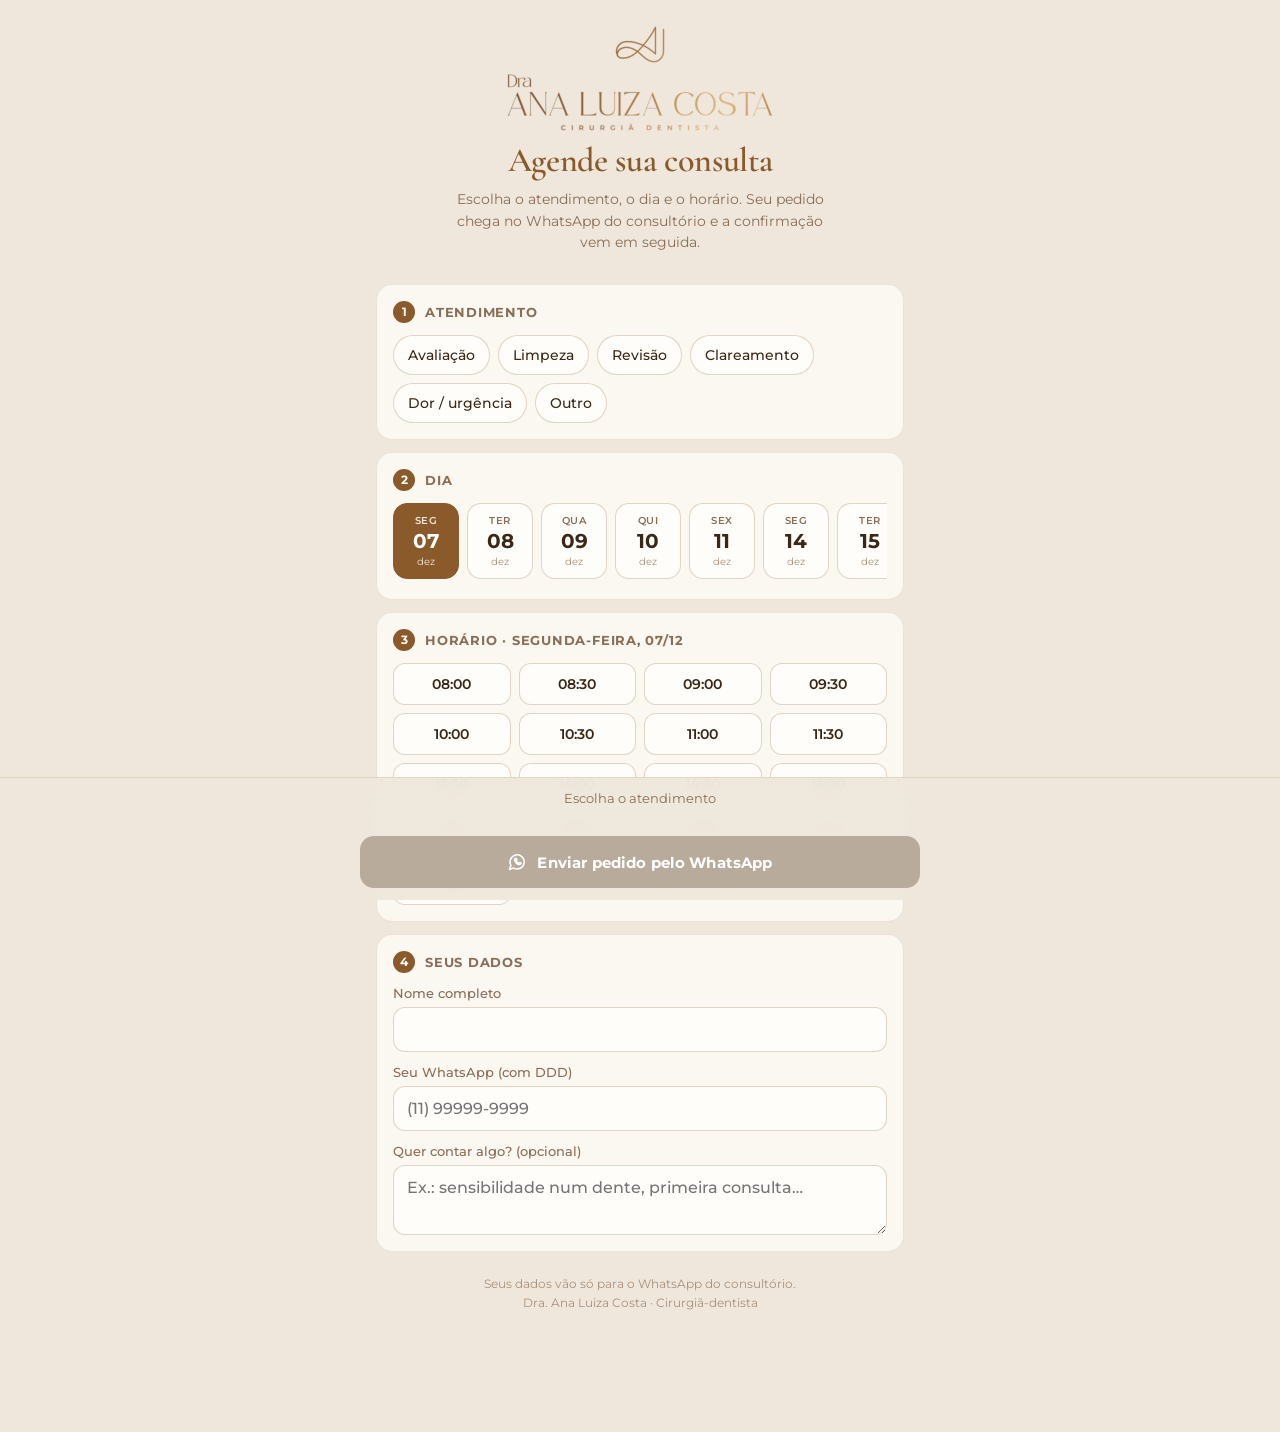
<file: previas/dra-ana-luiza/agendar/index.html>
<!doctype html>
<html lang="pt-BR">
<head>
<meta charset="utf-8">
<meta name="viewport" content="width=device-width,initial-scale=1,viewport-fit=cover">
<title>Agende sua consulta · Dra. Ana Luiza Costa</title>
<meta name="description" content="Escolha o melhor dia e horário e envie seu pedido de consulta pelo WhatsApp.">
<meta name="theme-color" content="#efe7dc">
<meta property="og:title" content="Agende sua consulta · Dra. Ana Luiza Costa">
<meta property="og:description" content="Escolha o melhor dia e horário em poucos toques.">
<meta property="og:image" content="../logo.jpg">
<link rel="icon" href="../icon-180.png">
<link rel="apple-touch-icon" href="../icon-180.png">
<link rel="preconnect" href="https://fonts.googleapis.com"><link rel="preconnect" href="https://fonts.gstatic.com" crossorigin>
<link href="https://fonts.googleapis.com/css2?family=Montserrat:wght@400;500;600;700&family=Cormorant+Garamond:wght@500;600&display=swap" rel="stylesheet">
<style>
:root{--bg:#efe7dc;--panel:#fbf7f1;--panel2:#f4ece1;--line:#8b5a2b22;--line2:#8b5a2b40;--text:#3a2717;--muted:#8a6d55;--dim:#a8907a;--acc:#8b5a2b;--wa:#1f8f55;--bad:#c2463d;--r:16px}
*{box-sizing:border-box;margin:0}
html,body{background:var(--bg);color:var(--text);font-family:'Montserrat',system-ui,-apple-system,sans-serif;font-size:15px;-webkit-font-smoothing:antialiased}
button,input,textarea{font:inherit;color:inherit}
button{cursor:pointer;border:0;background:none;-webkit-tap-highlight-color:transparent}
.wrap{max-width:560px;margin:0 auto;padding:calc(18px + env(safe-area-inset-top)) 16px calc(120px + env(safe-area-inset-bottom))}
header{text-align:center;display:grid;gap:10px;justify-items:center;padding:6px 0 18px}
header .logo-ouro{display:block;width:min(270px,74%);aspect-ratio:964/390;-webkit-mask:url(../logo-t.png) center/100% 100% no-repeat;mask:url(../logo-t.png) center/100% 100% no-repeat;background:linear-gradient(115deg,#5e3818 0%,#8b5a2b 16%,#c08a4e 28%,#e0b479 34%,#b07a43 42%,#6e4320 55%,#9a6532 67%,#d2a266 75%,#8b5a2b 87%,#5e3818 100%);background-size:260% 100%;animation:ouroLogo 8s ease-in-out infinite alternate;filter:drop-shadow(0 1px 0 rgba(255,250,240,.9)) drop-shadow(0 4px 8px rgba(110,67,32,.25))}@keyframes ouroLogo{from{background-position:0% 50%}to{background-position:100% 50%}}
h1{font-family:'Cormorant Garamond',serif;font-weight:600;font-size:34px;color:var(--acc);letter-spacing:-.01em;line-height:1.05}
header p{color:var(--muted);font-size:14px;line-height:1.55;max-width:400px}
.step{background:var(--panel);border:1px solid var(--line);border-radius:var(--r);padding:16px;margin-top:12px;display:grid;gap:12px}
.step h2{font-size:13px;font-weight:700;letter-spacing:.06em;text-transform:uppercase;color:var(--muted);display:flex;gap:10px;align-items:center}
.step h2 i{font-style:normal;width:22px;height:22px;border-radius:50%;background:var(--acc);color:#fff;display:grid;place-items:center;font-size:12px;letter-spacing:0}
.step.off{opacity:.45;pointer-events:none}
.chips{display:flex;flex-wrap:wrap;gap:8px}
.chip{padding:10px 14px;border-radius:999px;border:1px solid var(--line2);background:#fffdf9;font-size:14px;font-weight:500}
.chip.on{background:var(--acc);border-color:var(--acc);color:#fff}
.days{display:flex;gap:8px;overflow-x:auto;padding-bottom:4px;scroll-snap-type:x mandatory;-webkit-overflow-scrolling:touch}
.days::-webkit-scrollbar{display:none}
.day{flex:0 0 66px;scroll-snap-align:start;display:grid;justify-items:center;gap:2px;padding:10px 0;border-radius:14px;border:1px solid var(--line2);background:#fffdf9}
.day small{font-size:10px;text-transform:uppercase;color:var(--muted);font-weight:600;letter-spacing:.04em}
.day b{font-size:20px;font-weight:700}.day span{font-size:10px;color:var(--dim)}
.day.on{background:var(--acc);border-color:var(--acc);color:#fff}.day.on small,.day.on span{color:#f4e6d6}
.day:disabled{opacity:.35}
.times{display:grid;grid-template-columns:repeat(4,1fr);gap:8px}
@media(max-width:380px){.times{grid-template-columns:repeat(3,1fr)}}
.time{padding:11px 0;border-radius:12px;border:1px solid var(--line2);background:#fffdf9;font-weight:600;font-size:14px}
.time.on{background:var(--acc);border-color:var(--acc);color:#fff}
label{display:grid;gap:6px;font-size:13px;color:var(--muted);font-weight:500}
input,textarea{width:100%;background:#fffdf9;border:1px solid var(--line2);border-radius:12px;padding:12px 13px;font-size:16px;outline:none}
input:focus,textarea:focus{border-color:var(--acc);box-shadow:0 0 0 3px #8b5a2b22}
textarea{min-height:70px;resize:vertical}
.msg{color:var(--muted);text-align:center;font-size:14px;line-height:1.55;padding:10px 4px}
.bar{position:fixed;left:0;right:0;bottom:0;padding:12px 16px calc(12px + env(safe-area-inset-bottom));background:#efe7dcf2;backdrop-filter:blur(14px);-webkit-backdrop-filter:blur(14px);border-top:1px solid var(--line)}
.bar>div{max-width:560px;margin:0 auto;display:grid;gap:6px}
.resumo{font-size:13px;color:var(--muted);text-align:center;min-height:18px}
.go{display:flex;align-items:center;justify-content:center;gap:10px;width:100%;min-height:52px;border-radius:14px;background:var(--wa);color:#fff;font-weight:700;font-size:15px;letter-spacing:.01em}
.go:disabled{background:#b9ab9b}
.err{color:var(--bad);font-size:13px;text-align:center;min-height:16px}
footer{margin-top:22px;text-align:center;font-size:12px;color:var(--dim);line-height:1.6}
.skel{height:64px;border-radius:14px;background:linear-gradient(90deg,#f4ece1,#fbf7f1,#f4ece1);background-size:200% 100%;animation:sk 1.2s infinite}
@keyframes sk{to{background-position:-200% 0}}
</style>
</head>
<body>
<div class="wrap">
 <header>
  <span class="logo-ouro" role="img" aria-label="Dra. Ana Luiza Costa, cirurgiã-dentista"></span>
  <h1>Agende sua consulta</h1>
  <p>Escolha o atendimento, o dia e o horário. Seu pedido chega no WhatsApp do consultório e a confirmação vem em seguida.</p>
 </header>
 <main id="app"><div class="step"><div class="skel"></div><div class="skel"></div></div></main>
 <footer>Seus dados vão só para o WhatsApp do consultório.<br>Dra. Ana Luiza Costa · Cirurgiã-dentista</footer>
</div>
<div class="bar hidden" id="bar"><div><div class="resumo" id="resumo"></div><div class="err" id="err"></div><button class="go" id="go" disabled>
 <svg width="20" height="20" viewBox="0 0 24 24" fill="none" stroke="currentColor" stroke-width="1.8" stroke-linecap="round" stroke-linejoin="round" aria-hidden="true"><path d="M3 21l1.7-5A8.5 8.5 0 1 1 8 19.3Z"/><path d="M9 8.5c0 3.5 3 6.5 6.5 6.5l1.5-1.5-2-1-1 1c-1.5-.5-2.5-1.5-3-3l1-1-1-2Z"/></svg>
 Enviar pedido pelo WhatsApp</button></div></div>
<script>
(()=>{'use strict';
/* Página pública de agendamento. Lê só os horários ocupados (sem nomes) que o painel publica em agenda-publica.json.
   O pedido vai pelo WhatsApp com um link que a doutora toca para lançar a consulta no painel. */
const OWNER='arnoldsuheth',REPO='dra-ana-luiza-app-previa-inexistente',FILE='agenda-publica.json',PAINEL='https://arnoldsuheth.github.io/studio-evolution-gestao-app/previas/dra-ana-luiza/';
const $=s=>document.querySelector(s),app=$('#app');
const esc=s=>String(s??'').replace(/[&<>"']/g,c=>({'&':'&amp;','<':'&lt;','>':'&gt;','"':'&quot;',"'":'&#39;'}[c]));
const iso=d=>d.getFullYear()+'-'+String(d.getMonth()+1).padStart(2,'0')+'-'+String(d.getDate()).padStart(2,'0');
const min=h=>{const[a,b]=h.split(':').map(Number);return a*60+b},hh=m=>String(Math.floor(m/60)).padStart(2,'0')+':'+String(m%60).padStart(2,'0');
const dt=s=>new Date(s+'T12:00:00');
const diaLongo=s=>dt(s).toLocaleDateString('pt-BR',{weekday:'long',day:'2-digit',month:'2-digit'});
let C=null,OC=[],esc_={proc:'',dia:'',hora:''};

async function carregar(){
 const tentativas=[
  ()=>fetch(`https://api.github.com/repos/${OWNER}/${REPO}/contents/${FILE}?t=${Date.now()}`,{headers:{Accept:'application/vnd.github.raw+json'},cache:'no-store'}),
  ()=>fetch(`../${FILE}?t=${Date.now()}`,{cache:'no-store'})];
 for(const t of tentativas){try{const r=await t();if(r.ok)return await r.json()}catch{}}
 return null}

function slots(dia){const c=C.cfg,step=+c.intervalo||30,ini=min(c.inicio),fim=min(c.fim);
 const pI=c.pausaIni&&c.pausaFim?min(c.pausaIni):null,pF=pI!==null?min(c.pausaFim):null;
 const limite=Date.now()+(+c.antecedenciaH||0)*36e5;
 const ocup=OC.filter(o=>o.d===dia).map(o=>[min(o.h),min(o.h)+(+o.m||step)]);
 const out=[];for(let t=ini;t+step<=fim;t+=step){
  if(pI!==null&&t<pF&&t+step>pI)continue;
  if(ocup.some(([a,b])=>t<b&&t+step>a))continue;
  if(new Date(dia+'T'+hh(t)+':00').getTime()<limite)continue;
  out.push(hh(t))}
 return out}
function dias(){const c=C.cfg,n=(+c.semanas||3)*7,out=[],d=new Date();
 for(let i=0;i<=n;i++){const x=new Date(d.getFullYear(),d.getMonth(),d.getDate()+i,12);const s=iso(x);
  if(!c.dias.includes(x.getDay())||(c.folgas||[]).includes(s))continue;out.push({s,livres:slots(s).length})}
 return out}

function indisponivel(){app.innerHTML=`<div class="step"><p class="msg">O agendamento online está pausado no momento.<br>Fale direto com o consultório pelo WhatsApp.</p>${C?.cfg?.whatsapp?`<a class="go" style="text-decoration:none" href="https://wa.me/55${C.cfg.whatsapp}?text=${encodeURIComponent('Olá! Gostaria de agendar uma consulta.')}">Chamar no WhatsApp</a>`:''}</div>`}

function render(){const c=C.cfg,lista=dias();
 if(!esc_.dia){const p=lista.find(d=>d.livres);if(p)esc_.dia=p.s}
 const horas=esc_.dia?slots(esc_.dia):[];if(!horas.includes(esc_.hora))esc_.hora='';
 app.innerHTML=`
 <section class="step"><h2><i>1</i> Atendimento</h2><div class="chips">${c.procedimentos.map(p=>`<button class="chip ${p===esc_.proc?'on':''}" data-proc="${esc(p)}">${esc(p)}</button>`).join('')}</div></section>
 <section class="step"><h2><i>2</i> Dia</h2>${lista.some(d=>d.livres)?`<div class="days">${lista.map(d=>{const x=dt(d.s);return `<button class="day ${d.s===esc_.dia?'on':''}" data-dia="${d.s}" ${d.livres?'':'disabled'}><small>${x.toLocaleDateString('pt-BR',{weekday:'short'}).replace('.','')}</small><b>${d.s.slice(8)}</b><span>${x.toLocaleDateString('pt-BR',{month:'short'}).replace('.','')}</span></button>`}).join('')}</div>`:'<p class="msg">Sem horários livres nas próximas semanas. Chame no WhatsApp que encaixamos você.</p>'}</section>
 <section class="step ${esc_.dia?'':'off'}"><h2><i>3</i> Horário${esc_.dia?' · '+esc(diaLongo(esc_.dia)):''}</h2>${horas.length?`<div class="times">${horas.map(h=>`<button class="time ${h===esc_.hora?'on':''}" data-hora="${h}">${h}</button>`).join('')}</div>`:'<p class="msg">Escolha um dia acima.</p>'}</section>
 <section class="step"><h2><i>4</i> Seus dados</h2>
  <label>Nome completo<input id="nome" autocomplete="name" maxlength="80" value="${esc(localGet('nome'))}"></label>
  <label>Seu WhatsApp (com DDD)<input id="tel" inputmode="tel" autocomplete="tel" maxlength="20" placeholder="(11) 99999-9999" value="${esc(localGet('tel'))}"></label>
  <label>Quer contar algo? (opcional)<textarea id="obs" maxlength="200" placeholder="Ex.: sensibilidade num dente, primeira consulta…"></textarea></label>
 </section>`;
 app.querySelectorAll('[data-proc]').forEach(b=>b.onclick=()=>{esc_.proc=b.dataset.proc;render()});
 app.querySelectorAll('[data-dia]').forEach(b=>b.onclick=()=>{esc_.dia=b.dataset.dia;esc_.hora='';render()});
 app.querySelectorAll('[data-hora]').forEach(b=>b.onclick=()=>{esc_.hora=b.dataset.hora;render()});
 const on=app.querySelector('.day.on');if(on)on.scrollIntoView({inline:'center',block:'nearest'});
 ['nome','tel'].forEach(id=>$('#'+id).oninput=atualizar);atualizar()}
function localGet(k){try{return localStorage.getItem('agendar_'+k)||''}catch{return ''}}
function localSet(k,v){try{localStorage.setItem('agendar_'+k,v)}catch{}}
function atualizar(){$('#bar').classList.remove('hidden');
 const falta=!esc_.proc?'Escolha o atendimento':!esc_.dia?'Escolha o dia':!esc_.hora?'Escolha o horário':'';
 $('#resumo').textContent=falta||`${esc_.proc} · ${diaLongo(esc_.dia)} às ${esc_.hora}`;$('#go').disabled=!!falta;$('#err').textContent=''}

$('#go').onclick=()=>{const nome=$('#nome').value.trim(),tel=$('#tel').value.replace(/\D/g,''),obs=$('#obs').value.trim();
 if(nome.length<3){$('#err').textContent='Escreva seu nome.';$('#nome').focus();return}
 if(tel.length<10){$('#err').textContent='Escreva seu WhatsApp com DDD.';$('#tel').focus();return}
 localSet('nome',nome);localSet('tel',tel);
 const ped={id:Date.now().toString(36)+Math.random().toString(36).slice(2,6),n:nome,t:tel,d:esc_.dia,h:esc_.hora,s:esc_.proc,o:obs};
 const bytes=new TextEncoder().encode(JSON.stringify(ped));let bin='';bytes.forEach(b=>bin+=String.fromCharCode(b));
 const code=btoa(bin).replace(/\+/g,'-').replace(/\//g,'_').replace(/=+$/,'');
 const texto=`Olá! Gostaria de agendar uma consulta.\n\n*Nome:* ${nome}\n*Atendimento:* ${esc_.proc}\n*Dia:* ${diaLongo(esc_.dia)}, às ${esc_.hora}${obs?`\n*Obs.:* ${obs}`:''}\n\nLink para o consultório lançar na agenda:\n${PAINEL}#pedido=${code}`;
 location.href='https://wa.me/55'+C.cfg.whatsapp+'?text='+encodeURIComponent(texto)};

(async()=>{C=await carregar();
 if(!C||!C.cfg||!C.cfg.ativo||!C.cfg.whatsapp)return indisponivel();
 OC=C.ocupados||[];if(C.cfg.procedimentos?.length===1)esc_.proc=C.cfg.procedimentos[0];render()})();
})();
</script>
<style>.hidden{display:none}</style>
</body>
</html>
</file>
<file: app.css>
@import"https://fonts.googleapis.com/css2?family=Sora:wght@400;500;600;700;800&family=JetBrains+Mono:wght@400;500&display=swap";:root{--navy:#101c30;--text:#17253b;--muted:#7b8596;--border:#e9edf2;--blue:#2879e8;--cyan:#5ad7ed;--bg:#f5f7fb}*{box-sizing:border-box}body{margin:0;background:var(--bg);color:var(--text);font-family:DM Sans,sans-serif;font-size:14px;-webkit-font-smoothing:antialiased}button,input,select,textarea{font:inherit}button,a,input,select,textarea{-webkit-tap-highlight-color:transparent}button,a{touch-action:manipulation}button{cursor:pointer}button:disabled{opacity:.6;cursor:wait}button{color:inherit}a{color:inherit;text-decoration:none}button:focus-visible,a:focus-visible{outline:3px solid #5acbdf;outline-offset:4px}button{border:0;background:none}h1,h2,h3,p{margin:0}h1,h2,h3{font-family:Manrope,sans-serif}input,textarea,select{min-width:0;outline:none}input:focus,textarea:focus,select:focus{border-color:var(--blue)!important;box-shadow:0 0 0 3px #2879e815}.app-shell{min-height:100vh}.sidebar{position:fixed;inset:0 auto 0 0;width:238px;background:#101b2e;color:#93a2ba;padding:32px 21px 0;display:flex;flex-direction:column;z-index:30;border-right:1px solid #ffffff08}.brand{display:flex;align-items:center;gap:11px;color:#fff;font-weight:800;font-family:Manrope;font-size:12px;letter-spacing:.02em;line-height:1.5;padding:0 7px}.brand>span:last-child>span{display:block;font-size:11px;letter-spacing:.025em}.logo-icon{height:35px;width:35px;display:flex;align-items:flex-end;justify-content:center;gap:3px;padding:7px 5px;border-radius:10px;background:linear-gradient(140deg,#7ce4f0,#7584ff);box-shadow:0 3px 14px #62baf024;flex-shrink:0}.logo-icon i{display:block;background:#10213b;width:5px;border-radius:1px}.logo-icon i:nth-child(1){height:8px}.logo-icon i:nth-child(2){height:14px}.logo-icon i:nth-child(3){height:21px}.workspace-label{margin:35px 0 28px;border:1px solid #ffffff12;background:#ffffff04;border-radius:9px;display:flex;align-items:center;gap:10px;padding:11px 9px;color:#e0e6ee;font-size:12px}.workspace-avatar{background:#ffffff0b;border:1px solid #ffffff14;width:29px;height:29px;display:grid;place-items:center;border-radius:7px;color:#b7d5ee;font-weight:700}.workspace-label small{display:block;color:#788aa5;font-size:10px;margin-top:3px}.workspace-label>svg{margin-left:auto;color:#788aa5}.nav-caption{font-size:9px;letter-spacing:.13em;font-weight:700;margin:0 13px 14px;color:#677991}nav{display:grid;gap:7px}nav button{display:flex;align-items:center;gap:13px;padding:13px;border-radius:8px;color:#9ba9bf;text-align:left;font-size:12px;font-weight:500;min-height:44px}nav button:hover{background:#ffffff08;color:#d5eff9}nav button.active{background:#22334c;color:#79ddee;position:relative}nav button.active:before{content:"";position:absolute;width:3px;height:21px;border-radius:3px;left:-21px;background:#72ddea}nav button small{margin-left:auto;background:#78dcf115;border:1px solid #7fd7e52d;border-radius:5px;padding:1px 6px;font-size:10px}.sidebar-bottom{margin-top:auto}.sidebar-note{margin:40px 0 24px;padding:18px 14px;border:1px solid #ffffff0e;border-radius:11px;background:linear-gradient(135deg,#1a2e46,#162338)}.sidebar-note>svg{color:#71d9e8;margin-bottom:13px}.sidebar-note b{display:block;font-size:11px;color:#dce5f2}.sidebar-note p{font-size:10px;line-height:1.7;color:#8b9bb3;margin:8px 0 16px}.sidebar-note a{font-size:10px;color:#88d7e5;display:flex;align-items:center;gap:4px}.profile{border-top:1px solid #ffffff0e;display:flex;align-items:center;gap:9px;padding:20px 0}.avatar{width:34px;height:34px;background:#e7edf8;border:2px solid white;border-radius:50%;color:#4f6686;display:grid;place-items:center;font-size:10px;font-weight:700;flex-shrink:0}.profile .avatar{background:#293a54;color:#bdd5e9;border-color:#394963}.profile b{font-size:10px;display:block;color:#d9e1ec}.profile small{font-size:9px;display:block;margin-top:4px;color:#6d819e}.profile>svg{margin-left:auto;color:#577089}.main{margin-left:238px;min-width:0}.topbar{height:77px;border-bottom:1px solid var(--border);background:#fff;display:flex;align-items:center;justify-content:space-between;padding:0 38px;gap:20px}.breadcrumbs{display:flex;align-items:center;gap:12px;font-size:11px;color:#8792a4}.breadcrumbs b{color:#39465b;font-weight:500}.breadcrumbs>svg{color:#acb5c1}.top-actions{display:flex;align-items:center;gap:23px}.private-label{display:flex;gap:6px;align-items:center;font-size:10px;color:#8b95a6}.small-avatar{width:31px;height:31px}.page-content{padding:31px 38px 0;max-width:1600px;margin:auto}.page-heading{display:flex;justify-content:space-between;align-items:center;gap:20px;margin-bottom:26px}.eyebrow{font-size:8px;letter-spacing:.13em;font-weight:700;color:#8d98aa;margin-bottom:9px}h1{font-size:25px;letter-spacing:-.8px;font-weight:800;line-height:1.4}.page-heading p.muted{margin-top:7px;font-size:12px}.muted{color:var(--muted)}.small{font-size:10px}.block{display:block;margin-top:5px}.grow{flex:1;min-width:0}.button{border:1px solid transparent;padding:11px 15px;border-radius:7px;display:inline-flex;align-items:center;justify-content:center;gap:7px;font-size:11px;font-weight:600;white-space:nowrap;min-height:38px;transition:background .16s,transform .16s}.button:hover{transform:translateY(-1px)}.primary{background:#2779df;color:#fff;box-shadow:0 3px 8px #2979df15}.primary:hover{background:#1767d0}.subtle{border-color:#e1e7f0;background:#fff;color:#64738a}.hero{border-radius:13px;background:radial-gradient(ellipse at 80% 70%,#17515f88,transparent 43%),linear-gradient(112deg,#172b47,#17304c 63%,#0f2b3d);position:relative;overflow:hidden;min-height:249px;color:#fff;padding:29px 31px;display:flex;align-items:center}.hero-content{position:relative;z-index:1;max-width:560px}.hero-tag{display:flex;align-items:center;gap:7px;font-size:7px;letter-spacing:.13em;color:#9bb9d3}.hero-tag>span{width:5px;height:5px;background:#63dcc3;box-shadow:0 0 9px #5be8cc80;border-radius:50%}.hero h2{font-size:26px;letter-spacing:-.7px;line-height:1.35;margin:15px 0 11px;font-weight:700}.hero h2 span{color:#8bd6e7}.hero p{font-size:10px;color:#a3b4ca;line-height:1.8;max-width:350px}.hero-actions{display:flex;gap:22px;align-items:center;margin-top:20px}.hero-button{background:#6fd3e8;color:#14304b;font-size:10px;padding:9px 13px;min-height:34px}.hero-link{display:flex;align-items:center;gap:5px;color:#b8cce0;font-size:10px;padding:8px 0}.hero-art{position:absolute;right:7%;width:230px;height:230px;display:grid;place-items:center;transform:rotate(-8deg)}.orbit{position:absolute;border:1px solid #9cdaf318;border-radius:50%;width:215px;height:215px}.orbit-two{width:295px;height:295px;border-style:dashed;opacity:.6}.glass-mark{width:122px;height:135px;border-radius:24px;background:linear-gradient(135deg,#9adbed20,#7de4f006);border:1px solid #aad9e944;display:grid;place-items:center;box-shadow:13px 17px 40px #091a3f35,inset 2px 2px 9px #e2faff0d;transform:perspective(500px) rotateY(-20deg) rotateX(6deg)}.glass-mark .logo-icon{width:90px;height:90px;background:none;box-shadow:none;gap:8px;padding:15px 8px}.glass-mark .logo-icon i{width:13px;background:linear-gradient(#8cedf5,#4b97c7);border-radius:3px;box-shadow:5px 3px #3870a440}.glass-mark .logo-icon i:nth-child(1){height:23px}.glass-mark .logo-icon i:nth-child(2){height:42px}.glass-mark .logo-icon i:nth-child(3){height:62px}.art-chip{position:absolute;bottom:3px;right:-22px;background:#ffffff0a;backdrop-filter:blur(8px);border:1px solid #c0ecfa30;padding:10px 14px;border-radius:9px;font-size:9px;color:#c0e0ed;display:flex;align-items:center;gap:8px;transform:rotate(8deg)}.art-chip svg{color:#6fe1c3}.art-cross{position:absolute;color:#75c6d8;font-size:20px;font-weight:300}.cross-one{top:15px;right:12px}.cross-two{bottom:38px;left:-14px;font-size:15px;opacity:.4}.section-toolbar{display:flex;align-items:center;justify-content:space-between;margin:26px 0 15px;gap:15px}.section-toolbar h2{display:flex;align-items:center;gap:9px;font-family:DM Sans;font-size:13px;font-weight:600}.live-dot{width:5px;height:5px;border-radius:50%;background:#49bc96}.month-select{display:flex;align-items:center;gap:7px;color:#8090a4;border:1px solid #e1e6ef;background:#fff;padding:6px 9px;border-radius:6px;font-size:10px}.month-select input{border:0;background:transparent;color:#69798d;font-size:10px;width:131px}.metrics{display:grid;grid-template-columns:repeat(4,minmax(0,1fr));gap:15px}.metric{background:#fff;border:1px solid var(--border);border-radius:10px;padding:19px 18px;position:relative;min-height:145px;box-shadow:0 3px 5px #15274802}.metric-icon{display:flex;align-items:center;justify-content:center;width:31px;height:31px;border-radius:9px;position:absolute;right:17px;top:17px}.blue{background:#eaf2ff;color:#4b89e1}.purple{background:#f0edff;color:#9580db}.green{background:#e7f6ef;color:#49ac88}.cyan{background:#e9f7fc;color:#4aafc4}.metric p{font-size:10px;color:#7a879b;margin:2px 31px 18px 0;min-height:20px;line-height:1.5}.metric>strong{font-family:Manrope;font-size:25px;font-weight:800;letter-spacing:-1px;display:block}.metric>small{display:block;font-size:9px;color:#a1a9b7;margin-top:9px;line-height:1.5}.dashboard-grid{display:grid;grid-template-columns:1.3fr 1fr;gap:19px;margin-top:21px}.card{background:#fff;border:1px solid var(--border);border-radius:11px;overflow:hidden;box-shadow:0 2px 4px #19274302}.card-heading{padding:21px 22px 0;display:flex;align-items:center;justify-content:space-between;gap:14px}.card-heading h2{font-family:DM Sans;font-size:13px;font-weight:650}.card-heading p{font-size:10px;color:#94a0af;margin-top:6px;line-height:1.6}.chip{font-size:9px;color:#7c8899;border:1px solid var(--border);border-radius:5px;padding:6px 8px;white-space:nowrap}.chart-total{display:flex;gap:12px;align-items:center;padding:20px 22px 5px}.chart-total strong{font-size:23px;font-family:Manrope;letter-spacing:-.6px;font-weight:800}.chart-total span{padding-top:4px}.bar-chart{display:flex;justify-content:space-around;align-items:flex-end;height:165px;margin:0 23px 15px;background:repeating-linear-gradient(to top,transparent 0,transparent 36px,#eff2f6 36px,#eff2f6 37px);gap:16px}.bar-column{flex:1;display:flex;align-items:center;flex-direction:column;justify-content:flex-end;height:100%;max-width:67px;min-width:0}.bar{width:100%;border-radius:5px 5px 0 0;background:#d8eafa;min-height:3px}.bar.selected{background:linear-gradient(#53bfdf,#3888d4)}.bar-number{font-size:8px;color:#8190a5;white-space:nowrap;margin-bottom:5px}.bar-label{font-size:9px;background:#fff;width:100%;text-align:center;padding-top:10px;color:#96a1b2}.chart-footer{border-top:1px solid #f0f2f5;display:flex;justify-content:space-between;align-items:center;padding:13px 22px;gap:10px;font-size:9px;color:#96a1b2}.chart-footer>span{display:flex;align-items:center;gap:6px}.chart-footer i{width:5px;height:5px;background:#51a9d9;border-radius:50%}.chart-footer button,.card-footer button,.text-link{display:flex;align-items:center;gap:5px;font-size:9px;color:#7489a4;white-space:nowrap}.count-bubble{font-size:10px;padding:3px 6px;border:1px solid #e7ecf2;border-radius:5px;color:#7f8da1}.empty{display:flex;flex-direction:column;align-items:center;text-align:center;padding:37px 24px;gap:12px;min-height:219px;justify-content:center}.empty>svg{color:#9fbbd6;stroke-width:1.5}.empty h3{font-family:DM Sans;font-size:13px;font-weight:600}.empty p{color:#97a2b2;font-size:10px;line-height:1.8;max-width:280px}.empty .button{margin-top:5px;font-size:10px;min-height:32px;padding:7px 11px}.card-footer{padding:13px 22px;border-top:1px solid #f0f2f5;display:flex;align-items:center;justify-content:space-between;gap:10px}.payment-list{padding:4px 22px 17px}.payment-list.compact{padding-top:12px;padding-bottom:8px;min-height:233px}.payment-row{display:flex;align-items:center;gap:13px;padding:16px 0;border-bottom:1px solid #f0f2f6;min-width:0}.payment-row:last-child{border-bottom:0}.date-box{width:36px;min-width:36px;height:43px;display:flex;flex-direction:column;align-items:center;justify-content:center;background:#f5f7fb;border:1px solid #e9edf4;border-radius:7px;gap:2px}.date-box b{font-size:12px;color:#74849b;font-family:Manrope;font-weight:800}.date-box small{font-size:7px;color:#8d9ab0;text-transform:uppercase}.date-box.late{background:#fff1ef;border-color:#f8dfdb}.text-button{text-align:left;font-size:11px;font-weight:600;line-height:1.6;padding:0}.payment-value{text-align:right;display:flex;flex-direction:column;align-items:flex-end;gap:5px;flex-shrink:0}.payment-value strong{font-size:11px;font-weight:650}.badge{display:inline-flex;align-items:center;padding:4px 7px;border-radius:5px;font-size:8px;white-space:nowrap;font-weight:500}.badge.green{background:#e9f7f0;color:#4b9e7b}.badge.amber{background:#fff7e9;color:#c39a50}.badge.red{background:#fceeed;color:#cd746b}.stage-0{background:#ecf2fd;color:#668cce}.stage-1{background:#e9f4fc;color:#5a9fc9}.stage-2{background:#f1edfc;color:#9983c4}.stage-3{background:#eaf6ee;color:#6ba384}.stage-4{background:#f0f1f4;color:#929dad}.lower-grid{margin-top:20px}.project-mini-list{padding:10px 22px 13px}.project-mini{width:100%;display:flex;align-items:center;gap:11px;text-align:left;padding:17px 0;border-bottom:1px solid #f0f2f5}.project-mini:last-child{border-bottom:0}.project-mini b{display:block;font-size:11px;font-weight:600;line-height:1.6}.project-mini .grow>span{display:block;font-size:9px;color:#9ba6b4;margin-top:3px}.project-mini>svg{color:#a3b0c0}.project-avatar{width:34px;height:34px;border-radius:9px;display:grid;place-items:center;font-size:12px;flex-shrink:0}.color-0{background:#f1eafb;color:#a086bd}.color-1{background:#f7efe5;color:#b59870}.color-2{background:#e5f2eb;color:#78a88d}.color-3{background:#e5eef8;color:#719dc7}.task-list{padding:8px 22px 18px}.task-row{display:flex;align-items:center;gap:10px;padding:18px 0;border-bottom:1px solid #f0f2f5}.task-row:last-child{border-bottom:0}.task-check{width:16px;height:16px;min-width:16px;border:1px solid #dae1eb;border-radius:4px;padding:0;display:grid;place-items:center}.task-check.checked{background:#4ca88c;color:#fff;border-color:#4ca88c}.task-title{flex:1;min-width:0;text-align:left;padding:0}.task-title b{display:block;font-weight:500;font-size:11px;line-height:1.7}.task-title span{display:block;font-size:9px;color:#a1aaba;margin-top:3px}.completed .task-title b{text-decoration:line-through;color:#9ca7b6}.priority-dot{width:5px;height:5px;background:#ddb777;border-radius:50%}.icon-button{width:30px;height:30px;min-width:30px;border:1px solid transparent;border-radius:7px;color:#8c99ab;display:grid;place-items:center;padding:0}.icon-button:hover{background:#f4f7fa}.page-footer{display:flex;align-items:center;justify-content:space-between;font-size:9px;color:#a0aabc;padding:28px 0 22px;margin-top:8px;gap:15px}.page-footer>span:first-child{display:flex;align-items:center;gap:7px}.page-footer .logo-icon{width:15px;height:15px;border-radius:3px;padding:2px;gap:1px;background:none;box-shadow:none}.page-footer .logo-icon i{width:3px;background:#a2b0c2}.page-footer .logo-icon i:nth-child(1){height:5px}.page-footer .logo-icon i:nth-child(2){height:8px}.page-footer .logo-icon i:nth-child(3){height:12px}.footer-divider{margin:0 4px;color:#c9d1db}.list-toolbar{display:flex;justify-content:space-between;align-items:center;gap:16px;margin-bottom:22px;flex-wrap:wrap}.search{display:flex;align-items:center;gap:9px;border:1px solid #e1e6ef;border-radius:8px;background:#fff;padding:9px 12px;color:#97a4b8;flex:1;max-width:310px}.search input{border:0;color:#54647b;width:100%;font-size:12px;box-shadow:none}.search input::placeholder{color:#9da8b8}.toolbar-right{display:flex;align-items:center;gap:8px;flex-wrap:wrap}.toolbar-right select,.standalone-month{background:#fff;border:1px solid #e1e6ef;border-radius:7px;color:#697b92;padding:9px;font-size:11px;min-height:38px}.client-grid{display:grid;grid-template-columns:repeat(3,minmax(0,1fr));gap:19px}.client-card{padding:22px}.client-top{display:flex;align-items:center;justify-content:space-between;margin-bottom:21px}.client-avatar{width:48px;height:48px;border-radius:13px;display:grid;place-items:center;font-weight:600}.client-card h2{font-size:17px;letter-spacing:-.4px}.client-card>p{font-size:11px;margin-top:7px}.client-info{display:flex;flex-direction:column;gap:9px;font-size:10px;color:#94a1b5;margin:24px 0;overflow-wrap:anywhere}.client-bottom{border-top:1px solid var(--border);padding-top:17px;display:flex;align-items:center;justify-content:space-between;gap:10px}.whatsapp-link{display:flex;align-items:center;gap:5px;color:#4eac90;font-size:10px}.full-width{grid-column:1/-1}.kanban{display:grid;grid-template-columns:repeat(4,minmax(0,1fr));gap:16px;align-items:start}.kanban-column{min-width:0;background:#edf1f7;border:1px solid #e7ecf4;border-radius:11px;padding:13px 10px}.kanban-column h2{display:flex;align-items:center;font-family:DM Sans;font-size:11px;gap:7px;margin:4px 2px 17px}.kanban-column h2>span{margin-left:auto;color:#9aa6b8;font-size:10px;font-weight:400}.stage-dot{width:6px;height:6px;border-radius:50%;background:currentColor}.kanban-card{padding:16px 13px;margin-bottom:10px;border-color:#e4eaf2;border-radius:9px}.service-label{font-size:8px;font-weight:500;color:#8c9ab0;text-transform:uppercase;letter-spacing:.04em}.project-title{display:flex;align-items:start;justify-content:space-between;gap:6px;text-align:left;font-size:12px;font-weight:650;padding:0;margin:12px 0 8px;line-height:1.6;width:100%}.project-title svg{color:#94a7bd;min-width:15px}.project-notes{font-size:10px;line-height:1.8;color:#92a0b4;margin:13px 0;white-space:pre-wrap;overflow-wrap:anywhere}.project-money{border-top:1px solid #eef1f6;border-bottom:1px solid #eef1f6;display:grid;gap:12px;margin-top:17px;padding:14px 0}.project-money span{font-size:9px;color:#9ca7b8;display:flex;justify-content:space-between;align-items:center;gap:5px;flex-wrap:wrap}.project-money strong{font-size:11px;color:#566b85;font-weight:600}.project-deadline{display:flex;gap:6px;align-items:center;font-size:10px;color:#94a3b9;margin:15px 0}.project-deadline a{margin-left:auto}.kanban-card select{border:1px solid #e4eaf2;border-radius:5px;padding:7px 4px;width:100%;background:#f8fafc;color:#8393a9;font-size:9px}.column-add{width:100%;display:flex;justify-content:center;gap:7px;align-items:center;padding:13px 2px;color:#90a0b5;font-size:10px}.finance-metrics{display:grid;grid-template-columns:repeat(3,minmax(0,1fr));gap:18px;margin-bottom:23px}.finance-metrics .card{padding:23px}.finance-metrics p{font-size:10px;color:#94a0b0;line-height:1.7}.finance-metrics strong{font-family:Manrope;display:block;font-size:27px;letter-spacing:-1px;margin-top:15px}.green-text{color:#4aa488}.red-text{color:#c87770}.demo-banner,.login-banner,.error-banner{border:1px solid #d6e9f2;border-radius:8px;background:#edf7fb;padding:11px 15px;display:flex;align-items:center;gap:12px;margin-bottom:23px;font-size:11px;color:#607f99;line-height:1.7}.demo-banner>span{display:flex;align-items:center;gap:7px}.demo-banner button{display:flex;align-items:center;gap:7px;margin-left:auto;font-size:10px;white-space:nowrap}.login-banner a{display:flex;gap:7px;align-items:center;margin-left:auto;white-space:nowrap;color:#367dbb;font-size:10px;font-weight:600}.error-banner{border-color:#eed7d4;background:#fff4f1;color:#b37168}.error-banner button{display:flex;align-items:center;gap:7px;margin-left:auto;font-size:10px}.loading{display:flex;justify-content:center;align-items:center;gap:12px;min-height:350px;color:#8396ae}.spin{animation:spin 1s linear infinite}@keyframes spin{to{transform:rotate(360deg)}}.modal{border:1px solid #dce5ef;border-radius:15px;background:#fff;box-shadow:0 30px 90px #06162840;max-width:570px;width:calc(100% - 30px);max-height:90dvh;color:var(--text);padding:0;overflow:auto}.modal::backdrop{background:#0e1e35a8;backdrop-filter:blur(4px)}.modal-heading{display:flex;align-items:center;justify-content:space-between;padding:25px 27px;border-bottom:1px solid #edf1f6}.modal-heading h2{font-size:21px;letter-spacing:-.5px}.modal-heading .eyebrow{font-size:8px}.form-body{padding:24px 27px;display:grid;gap:17px}.form-field{display:block;font-size:11px;color:#62758e;font-weight:500;min-width:0}.form-field input,.form-field select,.form-field textarea{display:block;width:100%;margin-top:8px;border:1px solid #dfe6ef;border-radius:7px;padding:11px 12px;background:#fff;color:#344a65;font-size:13px;min-height:42px}.form-field textarea{resize:vertical;min-height:87px;line-height:1.7}.form-field input::placeholder,.form-field textarea::placeholder{color:#b0bbc9}.form-grid{display:grid;grid-template-columns:1fr 1fr;gap:15px}.required{color:#3184c9}.form-help{font-size:10px;color:#97a4b6;line-height:1.8;background:#f5f8fc;border:1px solid #e7eef6;padding:12px;border-radius:7px}.form-error{border:1px solid #eed6d3;background:#fff4f1;color:#b5685f;font-size:12px;line-height:1.7;padding:12px;border-radius:7px}.modal-footer{padding:17px 27px;display:flex;align-items:center;justify-content:space-between;gap:10px;background:#fafbfd;border-top:1px solid #edf1f6}.toast{position:fixed;bottom:25px;left:calc(50% + 100px);transform:translate(-50%);display:flex;align-items:center;gap:10px;background:#14283e;color:#d6edf1;font-size:12px;padding:15px 22px;border-radius:9px;box-shadow:0 7px 20px #10203e25;z-index:100;max-width:calc(100% - 30px);line-height:1.8}.toast svg{color:#7be3d3;flex-shrink:0}.mobile-menu,.sidebar-shade{display:none}@media(min-width:1500px){.page-content{padding:40px 55px 0}.hero{min-height:280px}.hero h2{font-size:33px}.hero p{font-size:12px}.hero-art{right:10%}.metric{padding:23px;min-height:157px}.metric p{font-size:12px}.metric>strong{font-size:28px}.metric>small{font-size:10px}.hero-tag{font-size:9px}.card-heading h2{font-size:15px}.card-heading p{font-size:11px}}@media(max-width:1150px){.sidebar{width:210px;padding-left:15px;padding-right:15px}.main{margin-left:210px}.topbar{padding:0 25px}.page-content{padding:28px 25px 0}.hero-art{right:3%;transform:rotate(-8deg) scale(.85)}.hero-content{max-width:62%}.hero h2{font-size:24px}.hero p{max-width:290px}.hero-actions{gap:12px}.metrics{gap:10px}.metric{padding:15px 13px}.metric-icon{top:13px;right:10px;width:27px;height:27px}.metric p{font-size:9px}.metric>strong{font-size:21px}.metric>small{font-size:8px}.dashboard-grid{gap:14px;grid-template-columns:1.15fr 1fr}.card-heading{padding:20px 16px 0}.chart-total{padding-left:16px;padding-right:16px;flex-wrap:wrap;gap:3px 10px}.chart-total strong{font-size:21px}.payment-list,.task-list,.project-mini-list{padding-left:16px;padding-right:16px}.payment-row{gap:9px}.payment-value strong,.text-button{font-size:10px}.card-footer,.chart-footer{padding-left:16px;padding-right:16px}.kanban,.client-grid{grid-template-columns:repeat(2,minmax(0,1fr))}.brand{gap:9px;padding:0}.sidebar-note{padding:15px 10px}.nav-caption{margin-left:10px}nav button.active:before{left:-15px}}@media(max-width:900px){.sidebar{width:190px;padding-left:12px;padding-right:12px}.main{margin-left:190px}.brand{font-size:10px}.brand>span:last-child>span{font-size:9px}.workspace-label{padding:9px 7px}.sidebar-note a{font-size:9px}.page-content{padding:25px 20px 0}.topbar{padding:0 20px}.hero{padding:26px 23px}.hero-content{max-width:70%}.hero-art{right:-55px;opacity:.55;transform:scale(.75)}.hero p{max-width:270px}.hero-actions{flex-wrap:wrap;gap:10px}.metrics{grid-template-columns:repeat(2,minmax(0,1fr))}.metric p{font-size:11px}.metric>strong{font-size:25px}.metric>small{font-size:10px}.metric{min-height:140px;padding:20px}.metric-icon{top:17px;right:17px}.dashboard-grid{grid-template-columns:1fr}.hero h2{font-size:25px}h1{font-size:23px}.page-heading{align-items:flex-start}.page-heading>.button{margin-top:22px;padding:10px;font-size:10px}.login-banner{flex-wrap:wrap}.login-banner a{margin-left:30px}.bar-chart{height:170px}.finance-metrics{gap:10px}.finance-metrics .card{padding:17px}.finance-metrics strong{font-size:21px}.toolbar-right{width:100%}.list-toolbar .search{max-width:none;width:100%}.demo-banner{align-items:flex-start}.demo-banner>span{align-items:flex-start}.sidebar .profile{gap:6px}.profile .avatar{width:28px;height:28px}.profile b{font-size:9px}.profile small{font-size:8px}nav button.active:before{left:-12px}.page-footer>span:last-child{display:none}}@media(max-width:680px){.sidebar{transform:translate(-100%);width:238px;transition:transform .2s;padding:29px 20px 0}.sidebar.is-open{transform:translate(0)}.sidebar-shade{display:block;position:fixed;inset:0;background:#071a3490;z-index:25;backdrop-filter:blur(2px)}.sidebar .brand{font-size:12px}.sidebar .brand>span:last-child>span{font-size:11px}.sidebar .profile b{font-size:10px}.sidebar .profile small{font-size:9px}.sidebar .profile .avatar{width:34px;height:34px}.main{margin:0}.topbar{height:65px;padding:0 17px;position:sticky;top:0;z-index:15}.mobile-menu{display:grid}.breadcrumbs{gap:8px;font-size:11px}.private-label{font-size:0;gap:0}.private-label svg{width:18px;height:18px}.top-actions{gap:12px}.page-content{padding:23px 16px 0}.page-heading{gap:12px;flex-wrap:wrap;margin-bottom:21px}.page-heading>.button{margin-top:0;font-size:12px;min-height:42px;padding:11px 14px}.page-heading>div{width:100%}.eyebrow{font-size:9px}h1{font-size:26px}.page-heading p.muted{font-size:13px;line-height:1.8;max-width:310px}.hero{padding:26px 22px;min-height:270px;border-radius:11px}.hero-tag{font-size:7px;letter-spacing:.08em}.hero h2{font-size:24px;line-height:1.4}.hero p{font-size:11px;max-width:250px}.hero-content{max-width:100%}.hero-art{right:-96px;top:25px;opacity:.3;transform:scale(.7)}.hero-actions{position:relative;z-index:2;gap:15px}.hero-button{font-size:11px;min-height:39px}.hero-link{font-size:10px;min-height:36px}.section-toolbar{margin-top:25px;gap:7px}.section-toolbar h2{font-size:12px}.month-select{padding:6px}.month-select>svg{display:none}.month-select input{width:120px;font-size:10px}.metrics{gap:10px}.metric{padding:17px 13px;min-height:153px}.metric p{font-size:10px;max-width:95px;margin-right:15px;min-height:28px}.metric-icon{width:24px;height:24px;right:9px;top:13px;border-radius:7px}.metric-icon svg{width:15px;height:15px}.metric>strong{font-size:23px;letter-spacing:-.8px}.metric>small{font-size:9px;max-width:125px;line-height:1.6}.dashboard-grid{gap:16px;margin-top:16px}.card-heading{padding:21px 19px 0}.card-heading h2{font-size:14px}.card-heading p{font-size:11px;max-width:220px}.card-heading .chip{font-size:8px}.chart-total{padding:22px 19px 0}.chart-total strong{font-size:26px}.bar-chart{margin-left:20px;margin-right:20px;gap:9px}.bar-number{font-size:7px}.bar-label{font-size:10px}.chart-footer,.card-footer{padding:15px 19px}.chart-footer button,.card-footer button,.text-link{font-size:10px}.chart-footer>span{font-size:9px}.payment-list,.project-mini-list,.task-list{padding-left:19px;padding-right:19px}.payment-list.compact{min-height:210px}.payment-row{gap:9px}.text-button,.payment-value strong{font-size:12px}.payment-row .small{font-size:10px}.badge{font-size:9px}.payment-row .icon-button{width:24px;min-width:24px}.project-mini b{font-size:12px}.project-mini .grow>span{font-size:10px}.project-mini .badge{font-size:8px}.project-mini>svg{display:none}.task-title b{font-size:12px}.task-title span{font-size:10px}.task-check{width:20px;height:20px;min-width:20px}.task-row>.small{font-size:10px}.empty h3{font-size:14px}.empty p{font-size:12px}.empty .button{font-size:12px;min-height:40px}.empty{padding:36px 22px;min-height:240px}.page-footer{font-size:9px;padding:25px 0 20px}.demo-banner,.login-banner,.error-banner{font-size:11px;gap:9px;padding:12px}.demo-banner{flex-wrap:wrap}.demo-banner button{font-size:11px;min-height:28px;margin-left:23px}.login-banner>a{font-size:11px;min-height:30px;margin-left:26px}.login-banner>span{flex:1;min-width:180px}.client-grid{grid-template-columns:1fr;gap:16px}.client-card{padding:23px}.client-card h2{font-size:20px}.client-card>p{font-size:13px}.client-info,.client-bottom .small,.whatsapp-link{font-size:12px}.client-top .icon-button{width:40px;height:40px}.kanban{grid-template-columns:1fr;gap:18px}.kanban-column{padding:17px 13px}.kanban-column h2{font-size:13px}.kanban-card{padding:20px}.service-label{font-size:10px}.project-title{font-size:15px}.project-notes{font-size:12px}.project-money span{font-size:11px}.project-money strong{font-size:13px}.project-deadline{font-size:12px}.kanban-card select{font-size:16px;padding:9px;min-height:43px}.column-add{font-size:12px;min-height:43px}.finance-metrics{grid-template-columns:1fr;gap:12px}.finance-metrics .card{padding:20px;display:flex;align-items:center;justify-content:space-between;gap:13px}.finance-metrics p{font-size:11px;max-width:145px}.finance-metrics strong{margin:0;font-size:24px}.search input{font-size:16px}.search{padding:12px;max-width:100%}.toolbar-right{gap:8px;justify-content:space-between}.toolbar-right select,.standalone-month{font-size:14px;min-height:42px;max-width:48%}.toolbar-right .button{font-size:12px;min-height:42px}.modal{max-height:94dvh}.modal-heading{padding:23px 20px}.modal-heading h2{font-size:23px}.form-body{padding:22px 20px}.form-field{font-size:13px}.form-field input,.form-field textarea,.form-field select{font-size:16px;min-height:46px}.form-grid{grid-template-columns:1fr;gap:17px}.modal-footer{padding:17px 20px;flex-wrap:wrap}.modal-footer .button{min-height:44px;font-size:13px}.form-help{font-size:12px}.toast{left:50%;bottom:20px;width:max-content;padding:13px 18px;font-size:12px}.workspace-label{margin-top:30px}nav button{font-size:13px}nav button.active:before{left:-20px}.sidebar-note a{font-size:10px}}@media(prefers-reduced-motion:reduce){*{scroll-behavior:auto!important;transition:none!important;animation:none!important}}.logo-icon{background:none;box-shadow:none;border-radius:0;padding:0;width:42px;height:44px;display:block}.logo-icon svg{width:100%;height:100%;display:block}.brand{gap:10px}.brand .brand-name{display:flex;flex-direction:column;gap:1px;line-height:1.2;letter-spacing:0}.brand-name small{font-size:9px;font-weight:600;letter-spacing:.23em;color:#b4c6e1}.brand-name strong{font-size:16px;white-space:nowrap;letter-spacing:-.5px;font-weight:800}.workspace-label{width:100%;text-align:left}.workspace-avatar{background:#1d344f;color:#78d8e9}.workspace-label small{font-size:9px}.sidebar-share{display:flex;align-items:center;gap:6px;color:#85dcec;font-size:10px;padding:0;text-align:left}.sidebar-note b{line-height:1.7}.profile small{font-size:8px;max-width:128px;line-height:1.5}.top-company{color:#405a79;font-weight:600}.top-actions{gap:15px}.top-share{display:flex;align-items:center;gap:7px;border:1px solid #dce7f5;background:#f5f9ff;color:#367fc4;padding:9px 11px;border-radius:7px;font-size:10px;white-space:nowrap}.top-share:hover{background:#ebf4ff}.glass-mark .logo-icon{width:94px;height:102px;padding:0;filter:drop-shadow(5px 6px 0 #267bc322)}.page-footer .logo-icon{width:19px;height:19px;padding:0}.hero{background:radial-gradient(ellipse at 86% 65%,#085a7375,transparent 44%),linear-gradient(112deg,#122744,#153559 63%,#0b2a43)}.hero h2 span{color:#71def0}.hero-tag{letter-spacing:.1em}.client-briefing{display:flex;align-items:center;gap:7px;font-size:11px;color:#4882bb;background:#f0f7fd;border:1px solid #e0edf9;padding:10px 12px;border-radius:7px;width:100%;text-align:left;margin:-5px 0 18px}.client-briefing>svg:last-child{margin-left:auto}.studio-identity{border-radius:14px;background:radial-gradient(ellipse at 90% 100%,#106d8c50,transparent 55%),linear-gradient(120deg,#10233f,#183c61);min-height:225px;position:relative;overflow:hidden;padding:35px 38px;color:#fff}.identity-lockup{display:flex;align-items:center;gap:19px;position:relative;z-index:1}.identity-lockup>.logo-icon{width:65px;height:70px}.identity-lockup>div>span{font-size:12px;letter-spacing:.35em;color:#a5c2e1}.identity-lockup h2{font-size:36px;letter-spacing:-1px;font-weight:800;line-height:1.3}.studio-identity>p{font-size:12px;line-height:1.8;color:#abc2db;margin-top:18px;position:relative;z-index:1}.identity-label{display:inline-flex;gap:7px;align-items:center;margin-top:24px;color:#75d4e8;font-size:8px;letter-spacing:.12em;position:relative;z-index:1}.studio-watermark{position:absolute;right:50px;top:-60px;transform:rotate(-13deg);opacity:.15}.studio-watermark .logo-icon{width:280px;height:320px}.studio-info-grid{display:grid;grid-template-columns:1fr 1fr;gap:20px;margin-top:21px}.studio-info{padding:25px}.studio-info h2{font-size:16px;line-height:1.7;letter-spacing:-.3px}.studio-info dl{margin:18px 0 0}.studio-info dl>div{display:flex;justify-content:space-between;gap:15px;padding:17px 0;border-bottom:1px solid var(--border);font-size:11px}.studio-info dl>div:last-child{border:0;padding-bottom:0}.studio-info dt{color:#9aa7b9}.studio-info dd{margin:0;color:#4b6584;text-align:right}.studio-links{display:grid;margin-top:13px}.studio-links a,.studio-links button{display:flex;align-items:center;gap:13px;border-bottom:1px solid var(--border);padding:16px 0;text-align:left;color:#4b83b7}.studio-links>:last-child{border:0;padding-bottom:0}.studio-links span{font-size:11px;color:#526b88;flex:1}.studio-links small{display:block;margin-top:5px;font-size:9px;color:#9aa9bb}.share-intro{display:flex;gap:13px;align-items:center}.share-intro p{font-size:12px;line-height:1.8;font-weight:600}.share-intro p span{color:#94a2b5;font-weight:400;font-size:11px}.share-icon{width:43px;height:43px;display:grid;place-items:center;background:#e8f7f1;color:#4baf90;border:1px solid #d6ede3;border-radius:11px;flex-shrink:0}.share-link{display:flex;align-items:center;gap:12px;padding:14px;background:#f5f9ff;border:1px solid #e1ebf7;border-radius:9px}.share-link b{display:block;font-size:11px;color:#516e91}.share-link span:not(.briefing-file){display:block;margin-top:5px;font-size:10px;color:#9badc1}.share-link>a{margin-left:auto;color:#719bc6;padding:5px}.briefing-file{display:grid;place-items:center;color:#5193d3;background:#e7f0ff;width:35px;height:35px;border-radius:8px}.message-preview{font-size:12px!important;line-height:1.8!important;color:#7e8fa6!important;background:#f9fbfd!important;min-height:188px!important}.whatsapp-button{background:#24896d;color:#fff;box-shadow:0 3px 10px #24896d18}.whatsapp-button:hover{background:#1c795f}.share-footer{justify-content:space-between}.share-modal .form-body{gap:15px}.share-modal #phoneHint{margin-top:-8px}.share-modal .form-help{margin:0}.share-footer>.button{font-size:11px}@media(max-width:1150px){.brand-name strong{font-size:14px}.brand .logo-icon{width:35px;height:39px}.brand-name small{font-size:8px}.studio-info-grid{gap:15px}.studio-info{padding:21px}.studio-info h2{font-size:14px}.studio-info dl>div{flex-direction:column;gap:7px}.studio-info dd{text-align:left}}@media(max-width:900px){.brand-name strong{font-size:12px}.brand-name small{font-size:7px}.brand .logo-icon{width:31px;height:36px}.top-company{display:none}.breadcrumbs>svg{display:none}.top-share{padding:8px;font-size:9px}.private-label{font-size:0;gap:0}.studio-info-grid{grid-template-columns:1fr}.profile small{font-size:7px}.studio-identity{padding:30px}.identity-lockup h2{font-size:30px}}@media(max-width:680px){.brand-name strong{font-size:17px}.brand-name small{font-size:9px}.sidebar .brand .logo-icon{width:42px;height:44px}.sidebar-note{margin-top:24px}.profile small{font-size:9px!important}.topbar,.top-actions{gap:10px}.top-share{font-size:11px;padding:9px;min-height:38px}.breadcrumbs{gap:4px}.breadcrumbs>b{font-size:11px}.hero-tag{font-size:7px;max-width:220px;line-height:1.8}.page-heading h1{font-size:25px;max-width:330px}.client-briefing{font-size:13px;min-height:44px;margin-top:0}.studio-identity{padding:28px 23px;min-height:230px}.identity-lockup{gap:12px}.identity-lockup>.logo-icon{width:48px;height:58px}.identity-lockup h2{font-size:29px}.identity-lockup>div>span{font-size:9px}.studio-identity>p{font-size:12px;max-width:240px}.studio-watermark{right:-100px;top:-10px;opacity:.1}.identity-label{font-size:8px}.studio-info{padding:23px}.studio-info h2{font-size:17px}.studio-info dl>div{font-size:13px;gap:8px}.studio-links span{font-size:13px}.studio-links small{font-size:11px}.studio-links a,.studio-links button{min-height:75px}.share-intro p{font-size:14px}.share-intro p span{font-size:12px}.share-link b{font-size:13px}.share-link span:not(.briefing-file){font-size:11px}.message-preview{font-size:14px!important}.share-footer{gap:10px}.share-footer>.button{font-size:12px;flex:1 1 150px;min-height:45px}.share-modal #phoneHint{font-size:11px}}.commercial{display:grid;gap:24px}.commercial-intro{padding:26px}.commercial-intro p{max-width:800px;line-height:1.7;color:var(--muted)}.commercial .form-field{margin:18px 0}.commercial textarea{min-height:130px}.offer-preview{padding:20px;background:#f3f7fc;border:1px solid #dce5f0;border-radius:14px;line-height:1.7;overflow-wrap:anywhere;color:#17243e}.review-check{display:flex;gap:12px;align-items:flex-start;margin:24px 0;line-height:1.5}.review-check input{width:20px;height:20px;flex-shrink:0}.saved-package{display:flex;justify-content:space-between;gap:18px;align-items:center;padding:20px 0;border-bottom:1px solid #e4eaf3}.studio-info>.button{margin:8px 8px 0 0}.commercial .hero-actions{flex-wrap:wrap}.commercial .button:disabled{opacity:.5;cursor:not-allowed}@media(max-width:600px){.saved-package{align-items:stretch;flex-direction:column}.commercial .form-grid{grid-template-columns:1fr}.commercial .hero-actions{display:grid}.commercial .studio-info{padding:20px}}.crm-page{display:grid;gap:22px}.crm-metrics{display:grid;grid-template-columns:repeat(auto-fit,minmax(145px,1fr));gap:12px}.crm-counter{text-align:left;padding:20px;color:inherit;cursor:pointer;border:1px solid #e1e8f0}.crm-counter strong{display:block;font-size:30px;color:#2563eb}.crm-counter span{display:block;line-height:1.5;margin:8px 0}.crm-counter small{color:#64748b}.crm-counter.selected{border-color:#2563eb;background:#eff6ff}.crm-actions{display:flex;flex-wrap:wrap;gap:9px}.crm-actions .button{font-size:12px;padding:10px}.crm-detail{scroll-margin-top:90px}.right-card,.bonus-box{padding:20px;border:1px solid #dbe5f0;border-radius:14px;margin-top:18px}.bonus-box{background:#eaf8ff}.right-heading,.right-controls{display:flex;flex-wrap:wrap;gap:18px;align-items:center;justify-content:space-between}.right-controls input{width:90px;padding:8px;margin:8px;border:1px solid #b8c7da;border-radius:8px}.right-controls input[type=month]{width:150px}.right-heading label{font-size:12px}.right-heading input{width:17px;height:17px;margin-right:8px}.usage-list>div{display:flex;justify-content:space-between;gap:15px;padding:12px 0;border-top:1px solid #e5eaf0;margin-top:12px;line-height:1.5}.usage-list button{background:transparent;color:#2563eb;border:0;cursor:pointer}.crm-detail .form-field{margin:18px 0}@media(max-width:600px){.crm-metrics{grid-template-columns:repeat(2,minmax(0,1fr))}.right-card{padding:16px}.usage-list>div{flex-direction:column}.crm-counter{padding:14px}.crm-actions .button{flex:1}.right-controls{align-items:stretch}.right-controls>*{width:100%}.crm-detail .card-heading{align-items:flex-start;flex-wrap:wrap}}:root{color-scheme:dark;--navy:#050b1f;--text:#e6eeff;--muted:#9bafd0;--border:rgba(147,197,253,.16);--blue:#3b82f6;--cyan:#22d3ee;--bg:#050b1f;--surface:#0a1430;--surface-raised:#0d1c3b;--mono:"JetBrains Mono",ui-monospace,monospace}body{background:radial-gradient(ellipse at 85% -10%,#153c7970,transparent 46%),radial-gradient(ellipse at 20% 95%,#48278b20,transparent 55%),var(--bg);font-family:Sora,Segoe UI,system-ui,sans-serif;color:var(--text);font-size:14px}h1,h2,h3,.brand,.brand-name,.metric>strong,.chart-total strong,.date-box b,.hero h2,.section-toolbar h2,.card-heading h2,.empty h3{font-family:Sora,Segoe UI,system-ui,sans-serif}.app-shell:before{content:"";position:fixed;inset:0;pointer-events:none;background-image:linear-gradient(#93c5fd05 1px,transparent 1px),linear-gradient(90deg,#93c5fd05 1px,transparent 1px);background-size:56px 56px;z-index:-1}.sidebar{background:linear-gradient(180deg,#050b1ff5,#07132cf5);border-right:1px solid var(--border);backdrop-filter:blur(22px);width:250px;padding:26px 18px 0}.main{margin-left:250px}.brand{padding:0 2px;gap:11px}.logo-icon,.brand .logo-icon{width:46px;height:48px;background:none;padding:0;border-radius:0;box-shadow:none;display:block}.logo-icon img{display:block;width:100%;height:100%;object-fit:contain;filter:drop-shadow(0 0 8px #22d3ee25)}.brand-name strong{font-size:17px!important;letter-spacing:-.6px;color:#fff;white-space:nowrap}.brand-name small{color:#93c5fd;font-family:var(--mono);font-size:9px!important;letter-spacing:.24em}.workspace-label{margin:28px 0 24px;border:1px solid var(--border);border-radius:11px;background:#93c5fd07;color:#dceaff;padding:12px 10px}.workspace-avatar{color:#22d3ee;background:#22d3ee0b;border-color:#22d3ee25}.workspace-label small{color:#8fa3c8}.nav-caption{color:#7d94bb;font-family:var(--mono);font-size:9px;letter-spacing:.13em}nav button{font-size:12px;min-height:45px;border:1px solid transparent;color:#a3b5d2;border-radius:10px;transition:background .18s,border-color .18s,color .18s}nav button:hover{background:#3b82f610;color:#e6eeff;border-color:#3b82f62a}nav button.active{background:linear-gradient(110deg,#2563eb28,#22d3ee0b);border-color:#22d3ee35;color:#67e8f9;box-shadow:inset 0 0 22px #2563eb0a}nav button.active:before{left:-18px;background:#22d3ee;box-shadow:0 0 12px #22d3ee80}.sidebar-note{margin-top:24px;background:linear-gradient(140deg,#0b1e4a88,#09162c);border-color:var(--border)}.sidebar-note b{font-size:11px;color:#dbeafe}.sidebar-note p{color:#95acd0;font-size:10px}.sidebar-share{color:#67e8f9}.profile .avatar{background:#12305d;border-color:#3b82f63b;color:#bfdbfe}.profile{border-color:var(--border)}.profile small{color:#8fa3c8}.topbar{height:88px;background:#050b1fce;backdrop-filter:blur(20px);border-color:var(--border);padding:0 34px;position:sticky;top:0;z-index:20}.breadcrumbs{gap:18px;color:#8fa3c8;min-width:0}.breadcrumbs b{color:#b8cbe9;font-size:12px}.breadcrumbs>svg{color:#3b82f6}.top-company{display:flex!important;align-items:center;gap:10px;color:#fff}.top-company>.logo-icon{width:36px;height:40px}.top-company>span:last-child{display:flex;flex-direction:column;line-height:1.15;gap:4px}.top-company small{font-family:var(--mono);font-size:8px;letter-spacing:.22em;color:#93c5fd}.top-company strong{font-size:14px;white-space:nowrap;letter-spacing:-.5px}.top-actions{gap:14px}.top-share{background:#2563eb12;border-color:#3b82f62e;color:#b8d6ff;font-size:11px;border-radius:9px;min-height:40px}.top-share:hover{background:#2563eb25;color:#fff}.private-label{color:#8fa3c8}.private-label svg{color:#22d3ee}.avatar,.small-avatar{color:#bfdbfe;background:#0e2449;border:1px solid #3b82f640}.page-content{padding:30px 34px 0}.page-heading{margin-bottom:28px}.eyebrow{color:#67e8f9;font-family:var(--mono);font-size:9px;letter-spacing:.13em}.page-heading p.muted{font-size:12px;line-height:1.8;color:#9bafd0}h1{font-size:27px;line-height:1.5;letter-spacing:-.8px}.hero{min-height:290px;padding:34px 38px;border:1px solid #3b82f63a;border-radius:18px;background:radial-gradient(ellipse at 84% 45%,#22d3ee15,transparent 46%),linear-gradient(115deg,#0b1e4a,#0a1939 65%,#08172e);box-shadow:inset 0 1px #93c5fd10,0 20px 70px #0002}.hero:before{content:"";position:absolute;inset:0;background-image:linear-gradient(#93c5fd06 1px,transparent 1px),linear-gradient(90deg,#93c5fd06 1px,transparent 1px);background-size:40px 40px;pointer-events:none}.hero h2{font-size:38px;line-height:1.15;letter-spacing:-1.4px;margin:19px 0 14px;font-weight:800}.hero h2 span{background:linear-gradient(95deg,#3b82f6,#22d3ee);color:transparent;background-clip:text}.hero p{font-size:12px;line-height:1.9;color:#a7bcde;max-width:380px}.hero-tag{font-family:var(--mono);color:#9db8e5;font-size:8px;line-height:1.7}.hero-tag>span{background:#22d3ee;box-shadow:0 0 10px #22d3ee80}.hero-art{right:7%}.glass-mark{background:linear-gradient(140deg,#93c5fd12,#22d3ee06);border-color:#22d3ee40;box-shadow:0 0 50px #2563eb15,inset 1px 1px 12px #93c5fd0b}.glass-mark .logo-icon{width:105px;height:118px;padding:0;filter:drop-shadow(0 0 16px #22d3ee35)}.orbit{border-color:#3b82f625}.art-chip{color:#bfdbfe;background:#0b1e4ab0;border-color:#22d3ee2e}.art-chip svg{color:#22d3ee}.button{border-radius:9px;font-size:12px;min-height:42px;transition:background .18s,border-color .18s,box-shadow .18s,transform .18s}.primary{background:linear-gradient(110deg,#2563eb,#3b82f6);color:#fff;box-shadow:0 6px 22px #2563eb20;border-color:#3b82f64d}.primary:hover{background:linear-gradient(110deg,#3175f5,#4c94fc);box-shadow:0 8px 28px #2563eb40}.hero-button{background:#22d3ee;color:#041020;box-shadow:0 0 28px #22d3ee18;font-weight:700}.hero-button:hover{background:#67e8f9;box-shadow:0 0 28px #22d3ee35}.hero-link{color:#b6cbed}.subtle{background:#93c5fd06;border-color:#93c5fd25;color:#b6cbed}.subtle:hover{background:#3b82f615;border-color:#3b82f650;color:#fff}.icon-button:hover{background:#93c5fd10;color:#67e8f9}.text-link,.text-button,.chart-footer button,.card-footer button{color:#bdd5f6}.section-toolbar h2{font-size:14px;color:#dceaff}.month-select{background:#0a1430;border-color:var(--border);color:#9bafd0}.month-select input{color:#bfdbfe}.card,.metric{background:linear-gradient(135deg,#102044a8,#0a1430d9);border-color:var(--border);border-radius:14px;box-shadow:inset 0 1px #ffffff04,0 8px 24px #0000000a;backdrop-filter:blur(12px)}.metric{min-height:158px;padding:22px}.metric p{font-size:11px;color:#a6b9d8}.metric>strong{font-size:27px;color:#e6eeff}.metric>small{color:#7f98bf;font-size:10px}.metric-icon.blue{background:#2563eb1c;color:#60a5fa}.metric-icon.purple{background:#8b5cf61a;color:#b29aff}.metric-icon.green{background:#25d36614;color:#6ee7b7}.metric-icon.cyan{background:#22d3ee14;color:#67e8f9}.card-heading h2{font-size:14px;color:#e6eeff}.card-heading p{color:#8fa3c8;font-size:11px}.chip,.count-bubble{color:#9eb6db;border-color:var(--border);background:#93c5fd05}.bar-chart{background:repeating-linear-gradient(to top,transparent 0,transparent 36px,#93c5fd0b 36px,#93c5fd0b 37px)}.bar-label{background:#0b1833;color:#8fa3c8}.bar{background:#173d6d}.bar.selected{background:linear-gradient(#22d3ee,#2563eb);box-shadow:0 0 20px #22d3ee10}.bar-number{color:#a3bbde}.chart-total strong{color:#e6eeff}.chart-footer,.card-footer,.payment-row,.project-mini,.task-row,.client-bottom{border-color:var(--border)}.chart-footer{color:#8fa3c8}.chart-footer i{background:#22d3ee}.card-footer .muted{color:#8fa3c8}.date-box{background:#12254a;border-color:#93c5fd18}.date-box b{color:#c6ddff}.date-box small{color:#91acd4}.date-box.late{background:#ef444415;border-color:#ef444430}.payment-value strong{color:#dceaff}.payment-list .small{color:#8fa3c8}.badge.green{background:#25d36614;color:#70dfb0}.badge.amber{background:#f59e0b15;color:#f8c974}.badge.red{background:#ef444415;color:#fca5a5}.badge.stage-0,.stage-0{background:#3b82f615;color:#93c5fd}.badge.stage-1,.stage-1{background:#22d3ee14;color:#67e8f9}.badge.stage-2,.stage-2{background:#8b5cf61a;color:#c4b5fd}.badge.stage-3,.stage-3{background:#25d36614;color:#6ee7b7}.badge.stage-4,.stage-4{background:#93c5fd10;color:#a5b6cf}.project-mini .grow>span,.project-deadline,.service-label,.project-notes{color:#91acd4}.project-avatar,.client-avatar{border:1px solid #93c5fd15}.color-0{background:#3b82f61c;color:#93c5fd}.color-1{background:#8b5cf61c;color:#c4b5fd}.color-2{background:#22d3ee18;color:#67e8f9}.color-3{background:#25d36615;color:#6ee7b7}.task-title b{color:#dbeafe}.task-title span{color:#8fa3c8}.task-check{border-color:#3b82f650;background:#0a1430}.task-check.checked{background:#22d3ee;color:#050b1f;border-color:#22d3ee}.task-row.completed .task-title b{color:#8fa3c8}.empty>svg{color:#3b82f6}.empty h3{color:#dbeafe}.empty p{color:#8fa3c8}.green-text{color:#6ee7b7}.red-text{color:#fca5a5}.search,.toolbar-right select,.standalone-month,.list-toolbar>select{background:#0a1430;color:#b8cbe9;border:1px solid var(--border);border-radius:9px}.search input{background:transparent;color:#e6eeff}.search input::placeholder{color:#7792ba}.list-toolbar>select{padding:12px;min-height:44px}.search{gap:10px}.client-card{padding:24px}.client-card h2{font-size:20px;line-height:1.4;color:#f0f6ff}.client-card>.chip{display:inline-block;white-space:normal;line-height:1.6}.client-card>p{font-size:12px;line-height:1.8}.client-info{color:#a4badd}.client-briefing{background:#2563eb10;border-color:#3b82f62a;color:#93c5fd}.kanban-column{background:#93c5fd04;border:1px solid var(--border);border-radius:12px}.kanban-column h2{color:#a7bfe3}.project-title{color:#e6eeff}.project-money{border-color:var(--border)}.project-money span{color:#8fa3c8}.project-money strong{color:#dbeafe}.kanban-card select{background:#08142d;color:#b8cbe9;border-color:var(--border)}.column-add{color:#8fa3c8;border-color:#93c5fd22}.finance-metrics p{color:#9bb1d1}.finance-metrics strong{color:#e6eeff}.finance-metrics strong.green-text{color:#6ee7b7}.finance-metrics strong.red-text{color:#fca5a5}.crm-counter{background:linear-gradient(140deg,#0f2041,#0a1430);border-color:var(--border);transition:border-color .18s,background .18s}.crm-counter strong{color:#60a5fa;font-size:32px}.crm-counter span{color:#dceaff;font-size:12px}.crm-counter small{color:#8fa3c8}.crm-counter:hover{border-color:#3b82f655}.crm-counter.selected{border-color:#22d3ee66;background:linear-gradient(130deg,#164c7b66,#0b2742);box-shadow:0 0 28px #22d3ee08}.crm-counter.selected strong{color:#67e8f9}.right-card{background:#93c5fd03;border-color:var(--border)}.right-card h3{color:#dbeafe;font-size:15px}.right-controls,.right-heading label,.usage-list{color:#9bb5da}.right-controls input{background:#08142b;color:#dbeafe;border-color:#93c5fd30}.usage-list>div{border-color:var(--border)}.usage-list button{color:#67e8f9}.bonus-box{background:#22d3ee08;border-color:#22d3ee30;color:#a6d9ed}.bonus-box b{color:#67e8f9}.crm-detail>p{line-height:1.8}.crm-actions .button{min-height:40px}.modal{background:#0a1430;color:#e6eeff;border:1px solid #3b82f63f;box-shadow:0 30px 100px #000a;border-radius:18px}.modal::backdrop{background:#020715cc;backdrop-filter:blur(5px)}.modal-heading,.modal-footer{border-color:var(--border);background:#0b1a36}.modal-heading h2{color:#f0f6ff}.form-field{color:#b3c8e8}.form-field input,.form-field select,.form-field textarea{background:#061126;border:1px solid #93c5fd2d;color:#e6eeff;border-radius:9px}.form-field input::placeholder,.form-field textarea::placeholder{color:#718cb4}.form-help{color:#8fa3c8}.required{color:#67e8f9}.form-error{color:#fecaca;background:#ef444412;border-color:#ef444430}.modal-footer .muted{color:#8fa3c8}.share-link{background:#0b1e4a;border-color:#3b82f62e}.share-link b{color:#dbeafe}.share-link span:not(.briefing-file){color:#8fa3c8}.share-link>a{color:#67e8f9}.briefing-file{background:#2563eb1a;color:#60a5fa}.share-icon{background:#25d36610;color:#6ee7b7;border-color:#25d36625}.share-intro p span{color:#8fa3c8}.message-preview{color:#b8cbe9!important;background:#061126!important}.whatsapp-button{background:#12684f;border-color:#25d36630}.whatsapp-button:hover{background:#1d805e}.offer-preview{background:#061126;border-color:var(--border);color:#dbeafe}.commercial-intro p{color:#9bb1d1}.commercial-intro>a{color:#67e8f9}.saved-package{border-color:var(--border);color:#dbeafe}.saved-package p{color:#9bb1d1}.review-check{color:#b6cbed}input[type=checkbox]{accent-color:#22d3ee}.studio-identity{background:radial-gradient(ellipse at 90% 90%,#22d3ee18,transparent 55%),linear-gradient(120deg,#0b1e4a,#08152d);border:1px solid #3b82f63d;border-radius:18px}.identity-lockup h2{font-size:38px}.identity-lockup>div>span{font-family:var(--mono);color:#93c5fd}.studio-info dl>div{border-color:var(--border)}.studio-info dt{color:#8fa3c8}.studio-info dd{color:#dbeafe}.studio-links a,.studio-links button{border-color:var(--border);color:#67e8f9}.studio-links span{color:#dbeafe}.studio-links small{color:#8fa3c8}.studio-info h2{color:#dbeafe}.studio-info>p{line-height:1.8}.page-footer{border-color:var(--border);color:#829bc4}.page-footer .logo-icon{width:22px;height:24px}.page-footer>span:last-child{color:#829bc4}.demo-banner{background:#22d3ee08;border:1px solid #22d3ee2d;color:#9bddeb}.demo-banner button{color:#9bdbed}.login-banner{background:#2563eb10;color:#b8cbe9;border-color:#3b82f633}.login-banner a{color:#67e8f9}.error-banner{background:#ef444410;border-color:#ef444430;color:#fca5a5}.toast{background:#0b2442;border:1px solid #22d3ee44;color:#dbeafe;box-shadow:0 12px 36px #0008}.toast svg{color:#67e8f9}@media(max-width:1150px){.sidebar{width:224px;padding-left:14px;padding-right:14px}.main{margin-left:224px}.brand-name strong{font-size:15px!important}.brand .logo-icon{width:39px;height:43px}.page-content,.topbar{padding-left:24px;padding-right:24px}nav button.active:before{left:-14px}.hero-art{right:3%}.hero-content{max-width:460px}}@media(max-width:900px){.sidebar{width:205px}.main{margin-left:205px}.brand-name strong{font-size:13px!important}.brand{gap:8px}.brand .logo-icon{width:34px;height:39px}.breadcrumbs{gap:12px}.top-company strong{font-size:12px}.top-company .logo-icon{width:30px;height:34px}.topbar{padding:0 20px}.top-share span{display:none}.hero-art{opacity:.4;right:-35px}.hero-content{max-width:100%}.metrics{grid-template-columns:repeat(2,minmax(0,1fr))}.identity-lockup h2{font-size:32px}.top-company small{font-size:7px}}@media(max-width:680px){.sidebar{width:265px;padding:26px 20px 0}.main{margin-left:0}.sidebar .brand .logo-icon{width:47px;height:50px}.brand-name strong{font-size:18px!important}.brand-name small{font-size:9px!important}nav button.active:before{left:-20px}.topbar{height:75px;padding:0 16px;gap:8px}.breadcrumbs{gap:9px}.breadcrumbs>b{display:none}.breadcrumbs .mobile-menu{width:30px;min-width:30px;padding:0;color:#b8d6ff}.top-company{gap:7px}.top-company strong{font-size:13px}.top-company .logo-icon{width:32px;height:36px}.top-company small{font-size:7px}.top-actions{gap:9px}.top-share{width:35px;height:37px;min-height:37px;padding:0}.top-share span,.private-label{display:none}.small-avatar{width:29px;height:29px}.page-content{padding:24px 16px 0}.page-heading{gap:15px;align-items:flex-start}.page-heading h1{font-size:25px;line-height:1.45}.page-heading .button{font-size:12px}.hero{padding:27px 24px;min-height:310px;border-radius:16px}.hero-tag{font-size:7px;max-width:245px;line-height:1.9}.hero h2{font-size:36px;letter-spacing:-1.2px}.hero p{font-size:12px;max-width:245px;line-height:1.8}.hero-art{display:none}.hero-actions{gap:12px;flex-wrap:wrap}.hero-button{font-size:11px;min-height:42px}.hero-link{font-size:10px}.metrics{gap:11px}.metric{padding:18px 15px;min-height:156px}.metric>strong{font-size:25px}.metric p{font-size:10px;margin-right:25px}.metric>small{font-size:9px}.metric-icon{width:26px;height:26px;right:13px;top:15px}.metric-icon svg{width:16px;height:16px}.card-heading h2{font-size:14px}.card-heading p{font-size:11px}.section-toolbar h2{font-size:12px}.month-select input{font-size:10px;width:113px}.crm-counter strong{font-size:29px}.crm-counter span{font-size:11px}.crm-detail .right-heading{gap:12px}.identity-lockup h2{font-size:28px}.modal-heading h2{font-size:23px}.modal .form-field input,.modal .form-field select,.modal .form-field textarea{font-size:16px}.share-modal .message-preview{font-size:14px!important}.finance-metrics p{font-size:12px}.finance-metrics strong{font-size:23px}}@media(prefers-reduced-motion:reduce){.button,nav button,.crm-counter{transition:none}}.client-list{display:grid;gap:14px}.client-list .client-card{display:grid;gap:12px}.client-list-heading,.project-client-heading{display:flex;align-items:center;gap:14px}.client-list-heading p{line-height:1.7;font-size:12px;white-space:pre-wrap}.client-badge{display:grid;place-items:center;border:1px solid #3b82f63f;background:#0b1e4a;border-radius:12px;overflow:hidden;color:#93c5fd}.client-badge img{width:100%;height:100%;object-fit:contain;padding:5px}.client-badge[data-fallback]:after{content:attr(data-fallback)}.client-list details,.private-promo{border:1px solid var(--border);padding:14px;border-radius:10px}.client-list summary,.private-promo summary,.right-card summary,.crm-detail>details summary{cursor:pointer;color:#bfdbfe;font-size:13px;font-weight:600}.client-list details p,.private-promo p{margin-top:12px;line-height:1.8}.right-card summary{margin-bottom:16px}.quick-check{display:flex;align-items:center;gap:10px;cursor:pointer}.quick-check input{width:22px;height:22px}.plan-entitlements{padding:20px;background:#3b82f60b;border:1px solid var(--border);border-radius:12px;margin:22px 0}.plan-entitlements p{margin:12px 0;line-height:1.8}.financial-bars{display:grid;grid-template-columns:repeat(6,minmax(0,1fr));gap:14px;padding:28px 24px}.financial-column{display:grid;gap:8px;text-align:center}.financial-pair{display:flex;align-items:flex-end;justify-content:center;gap:6px;height:145px}.financial-pair i{width:24px;border-radius:5px 5px 0 0}.received-bar{background:linear-gradient(#22d3ee,#2563eb)}.pending-bar{background:#c9953f}.financial-column small{font-size:9px;color:#9bafd0}.finance-summary{margin-top:24px}.project-client-heading{margin-bottom:15px}.private-promo{margin:18px 0}.crm-detail>details{margin:20px 0;line-height:1.8}@media(max-width:680px){.financial-bars{grid-template-columns:repeat(3,minmax(0,1fr));gap:20px;padding:20px 15px}.financial-pair{height:110px}.client-list-heading{align-items:flex-start}.client-list .client-card h2{font-size:18px}}.jr{display:grid;gap:18px}.jr-intro{display:flex;flex-wrap:wrap;gap:14px;align-items:center;justify-content:space-between;padding:16px 20px;font-size:13px;line-height:1.5;color:#c7d6f0}.jr-now-dot{display:inline-block;width:9px;height:9px;border-radius:50%;background:#22d3ee;box-shadow:0 0 0 4px #22d3ee22;vertical-align:middle;margin:0 2px}.jr-filter{display:flex;gap:4px;background:#93c5fd0d;border:1px solid var(--border);border-radius:10px;padding:3px}.jr-filter button{padding:8px 14px;border-radius:8px;font-size:12px;color:#a3b5d2;min-height:36px}.jr-filter button.on{background:#2563eb33;color:#67e8f9}.jr-grid{display:grid;grid-template-columns:repeat(auto-fill,minmax(min(100%,420px),1fr));gap:18px;align-items:start}.jr-card{padding:20px;display:grid;gap:12px;overflow:visible}.jr-head{display:flex;align-items:center;gap:12px}.jr-head h3{font-size:16px;color:#fff}.jr-head .grow{min-width:0}.jr-head .small{display:block;margin-top:2px}.jr-next{display:flex;align-items:center;gap:7px;font-size:12px;color:#67e8f9;background:#22d3ee0f;border:1px solid #22d3ee26;border-radius:10px;padding:10px 12px}.jr-title{display:flex;align-items:center;gap:7px;margin:8px 0 0;font-size:11px;letter-spacing:.12em;text-transform:uppercase;color:#8fa3c8;font-weight:600}.jr-tree{list-style:none;margin:0;padding:0;display:grid}.jr-tree li{position:relative;display:grid;grid-template-columns:26px 1fr;gap:4px 10px;padding:0 0 14px}.jr-tree li:last-child{padding-bottom:0}.jr-tree li:not(:last-child):before{content:"";position:absolute;left:12px;top:26px;bottom:2px;width:2px;background:#93c5fd22}.jr-tree li.done:not(:last-child):before{background:#34d39966}.jr-node{width:26px;height:26px;border-radius:50%;display:grid;place-items:center;border:2px solid #93c5fd33;color:#6b7fa3;background:#0a1430}.jr-tree li.done .jr-node{background:#34d399;border-color:#34d399;color:#04231a}.jr-tree li.now .jr-node{border-color:#22d3ee}.jr-pulse{width:9px;height:9px;border-radius:50%;background:#22d3ee;animation:jrp 1.6s ease-in-out infinite}@keyframes jrp{50%{box-shadow:0 0 0 6px #22d3ee22}}@media(prefers-reduced-motion:reduce){.jr-pulse{animation:none}}.jr-step{display:grid;gap:2px;align-self:center;min-width:0}.jr-step b{font-size:13px;color:#e6eeff;font-weight:600}.jr-tree li.todo .jr-step b{color:#7f93b8;font-weight:500}.jr-step .small{overflow-wrap:anywhere}.jr-act{grid-column:2}.jr-btn{display:inline-flex;align-items:center;gap:6px;min-height:40px;padding:8px 14px;border-radius:9px;font-size:12px;font-weight:600;color:#06142e;background:linear-gradient(110deg,#67e8f9,#60a5fa);border:1px solid transparent}.jr-btn:hover{filter:brightness(1.08)}.jr-btn.ghost{background:transparent;color:#a3b5d2;border-color:var(--border);font-weight:500}.jr-btn.tiny{min-height:32px;padding:5px 9px;font-size:11px}.jr-link{justify-self:start;display:inline-flex;align-items:center;gap:5px;font-size:12px;color:#67e8f9;min-height:36px}.jr-progress{display:grid;gap:6px}.jr-bar{height:8px;border-radius:99px;background:#93c5fd1a;overflow:hidden}.jr-bar i{display:block;height:100%;background:linear-gradient(90deg,#34d399,#67e8f9);border-radius:99px}.jr-pay{list-style:none;margin:0;padding:0;display:grid;gap:8px}.jr-pay li{display:flex;flex-wrap:wrap;align-items:center;gap:8px 10px;padding:10px 12px;border:1px solid var(--border);border-radius:10px;background:#93c5fd07}.jr-pay .grow{display:grid;min-width:110px}.jr-pay b{font-size:13px;color:#e6eeff}.jr-pay strong{font-size:13px;color:#fff}.jr-pay .badge{font-size:10px;padding:5px 8px}.jr-months{display:grid;grid-template-columns:repeat(auto-fill,minmax(92px,1fr));gap:8px}.jr-month{display:grid;justify-items:center;align-content:center;gap:5px;text-align:center;padding:10px 6px;min-height:92px;border:1px solid var(--border);border-radius:10px;font-size:12px;color:#8fa3c8}.jr-month small{font-size:10px;letter-spacing:.06em;text-transform:uppercase;color:#7d94bb}.jr-month b{color:#e6eeff;font-size:12px}.jr-month.bonus{background:#a78bfa14;border-color:#a78bfa40;color:#c4b5fd}.jr-month.paid{background:#34d3991a;border-color:#34d39944;color:#6ee7b7}.jr-month.pending{background:#f59e0b12;border-color:#f59e0b40}.jr-month.late{background:#ef444414;border-color:#ef444455}.jr-note{display:flex;align-items:flex-start;gap:6px;line-height:1.4}.jr-empty{padding:34px 22px;text-align:center;display:grid;gap:10px;justify-items:center}@media(max-width:640px){.jr-grid{grid-template-columns:1fr}.jr-card{padding:16px}.jr-intro{padding:14px 16px}}.md{display:grid;gap:18px}.md-intro{padding:20px 22px;display:grid;gap:14px}.md-intro h2{font-size:16px;color:#f0f6ff}.md-flow{list-style:none;margin:0;padding:0;display:grid;grid-template-columns:repeat(5,minmax(0,1fr));gap:8px}.md-flow li{display:flex;flex-direction:column;align-items:center;text-align:center;gap:6px;padding:12px 8px;border:1px solid var(--border);border-radius:12px;background:#061126;font-size:12px;color:#c9d8f2;line-height:1.35}.md-flow b{width:26px;height:26px;border-radius:50%;display:grid;place-items:center;background:linear-gradient(110deg,#67e8f9,#60a5fa);color:#06142e;font-size:12px}.md-intro .muted{font-size:13px;line-height:1.6}.md-tabs{display:grid;grid-template-columns:repeat(5,minmax(0,1fr));gap:8px}.md-tabs button{display:flex;flex-direction:column;align-items:flex-start;gap:3px;text-align:left;padding:12px 14px;border:1px solid var(--border);border-radius:12px;background:var(--surface);color:#c9d8f2;min-height:58px}.md-tabs button small{font-size:10px;color:#8fa3c8;letter-spacing:.02em}.md-tabs button b{font-size:14px}.md-tabs button.on{border-color:#67e8f9;background:#0d2347;color:#fff;box-shadow:0 0 0 3px #22d3ee1f}.md-card{padding:22px;display:grid;gap:18px}.md-head h2{font-size:22px;color:#fff;margin:4px 0 6px}.md-head p{color:#9bb1d1;font-size:13px;line-height:1.6}.md-info{display:grid;grid-template-columns:1fr 1fr;gap:14px}.md-info>div{border:1px solid var(--border);border-radius:12px;padding:14px;background:#061126;display:grid;gap:6px;align-content:start}.md-info b{font-size:12px;color:#f0f6ff}.md-info p{font-size:12px;color:#9bb1d1;line-height:1.6}.md-info a{display:inline-flex;align-items:center;gap:5px;font-size:12px;color:#67e8f9}.md-prompt,.md-briefs details{border:1px solid var(--border);border-radius:12px;background:#061126;overflow:hidden}.md-prompt summary,.md-briefs summary{list-style:none;cursor:pointer;display:flex;align-items:center;gap:10px;padding:14px;color:#f0f6ff;font-weight:600;font-size:14px}.md-prompt summary::-webkit-details-marker,.md-briefs summary::-webkit-details-marker{display:none}.md-prompt summary svg,.md-briefs summary>svg{transition:transform .2s;color:#67e8f9;flex:none}.md-prompt[open] summary svg,.md-briefs details[open] summary>svg{transform:rotate(90deg)}.md-prompt summary .small{font-weight:400;font-size:11px}.md-prompt pre,.md-briefs pre,.jr-msg{margin:0;white-space:pre-wrap;word-break:break-word;font:13px/1.6 Sora,system-ui,sans-serif;color:#dbe7fb;background:#0a1430;border-top:1px solid var(--border);padding:14px;max-height:420px;overflow:auto}.md-prompt .button{margin:0 14px 14px}.md-sub{font-size:15px;color:#f0f6ff}.md-briefs{list-style:none;margin:0;padding:0;display:grid;gap:8px}.md-briefs summary .grow{display:grid;gap:2px}.md-briefs summary small{font-weight:400;font-size:12px}.md-briefs details>p{padding:0 14px 14px}.md-n{width:28px;height:28px;border-radius:50%;display:grid;place-items:center;flex:none;background:#2563eb33;color:#93c5fd;font-size:13px}.md-forms-title{font-size:16px;color:#f0f6ff;margin:28px 0 0}.jr-brief{margin-bottom:6px}.jr-model{display:grid;gap:8px;font-size:13px;color:#b3c8e8}.jr-model select{background:#061126;border:1px solid #93c5fd2d;color:#e6eeff;border-radius:9px;padding:11px 12px;font-size:16px;min-height:46px}.jr-change{margin-left:auto;font-size:11px;font-weight:500;color:#67e8f9;background:none;border:0;padding:2px 4px}.jr-title{display:flex;align-items:center}.jr-msg{border:1px solid var(--border);border-radius:10px;margin-top:8px;max-height:260px;font-size:12.5px}.jr-act a.jr-btn{text-decoration:none}@media(max-width:900px){.md-tabs{grid-template-columns:repeat(2,minmax(0,1fr))}.md-flow{grid-template-columns:1fr}.md-flow li{flex-direction:row;text-align:left;padding:10px 12px}.md-info{grid-template-columns:1fr}}.md-prompt summary{flex-wrap:wrap}.md-prompt summary .small{flex-basis:100%;padding-left:26px}@media(min-width:681px){.topbar .top-company,.topbar .breadcrumbs>svg{display:none!important}}.crm-metrics{grid-template-columns:repeat(auto-fit,minmax(130px,1fr))!important}h1,h2,h3,h4,.metric>strong,.chart-total strong,.finance-metrics strong,.kanban-column h2,.section-toolbar h2,.card-heading h2,.empty h3,.date-box b,.modal-heading h2,.project-title,.client-card h2{font-family:Sora,Segoe UI,system-ui,-apple-system,sans-serif!important}body,button,input,select,textarea{font-family:Sora,Segoe UI,system-ui,-apple-system,sans-serif}.ql{display:flex;flex-wrap:wrap;gap:6px;margin:10px 0 2px}.ql-btn{display:inline-flex;align-items:center;gap:5px;min-height:34px;padding:6px 11px;border-radius:9px;border:1px solid #67e8f940;background:#0d2347;color:#bdf4fd;font-size:12px;font-weight:600;text-decoration:none}.ql-btn:hover{border-color:#67e8f9}.studio-info-grid>.card:last-child:nth-child(odd){grid-column:1/-1}.hz{margin:8px 0 4px;border:1px solid var(--border);border-radius:11px;background:#061126;overflow:hidden}.hz summary{list-style:none;cursor:pointer;display:flex;align-items:center;gap:8px;padding:10px 12px;font-size:12px;font-weight:600;color:#c9d8f2}.hz summary::-webkit-details-marker{display:none}.hz summary:before{content:"\25b8";color:#67e8f9;transition:transform .2s}.hz[open] summary:before{transform:rotate(90deg)}.hz-tags{margin-left:auto;display:flex;gap:5px;flex-wrap:wrap;justify-content:flex-end}.hz-tags em{font-style:normal;font-size:10px;font-weight:700;padding:3px 7px;border-radius:6px;background:#ffffff10;color:#9bb1d1}.hz-tags em.on{background:#22d3ee1f;color:#67e8f9}.hz dl{margin:0;padding:2px 12px 10px;display:grid;gap:7px}.hz dl div{display:grid;grid-template-columns:96px 1fr;gap:8px;font-size:12px}.hz dt{color:#8fa3c8}.hz dd{margin:0;color:#e6eeff;word-break:break-word}.hz dd a{color:#67e8f9}.form-fieldset{border:1px solid #93c5fd2d;border-radius:12px;padding:12px 14px 14px;display:grid;gap:12px}.form-fieldset legend{padding:0 6px;font-size:12px;font-weight:700;color:#b3c8e8}.jr-head-btn{cursor:pointer;border-radius:12px;-webkit-tap-highlight-color:transparent}.jr-head-btn:focus-visible{outline:2px solid var(--accent,#3B82F6);outline-offset:4px}.jr-chev svg{transition:transform .25s ease}.jr-card.open .jr-chev svg{transform:rotate(180deg)}.jr-card.closed{gap:8px}.jr-body{display:grid;gap:12px;animation:jrAbre .25s ease}@keyframes jrAbre{0%{opacity:0;transform:translateY(-4px)}}.jr-toggle-all{margin-left:auto}.jr-grid{align-items:start}.jr-stage-m{display:none}.jr-head h3{line-height:1.2}@media(max-width:640px){.jr-stage-d{display:none}.jr-stage-m{display:inline-flex;margin-top:6px;width:max-content}.jr-head{align-items:flex-start;gap:10px}.jr-head .client-badge{width:46px!important;height:46px!important}.jr-head h3{font-size:17px}.jr-head .icon-button{width:36px;height:36px}.jr-next{font-size:13px}.jr-toggle-all{margin-left:0;width:100%;justify-content:center}.jr-filter{flex:1}}.client-badge img[src*="/logos/adriana"],.client-badge img[src*="/logos/regiane"],.client-badge img[src*="/logos/michele"]{padding:0;object-fit:cover}@media(max-width:640px){.jr-next{display:block!important;line-height:1.45}.jr-next svg{vertical-align:-3px;margin-right:6px;display:inline-block}}:root{--glass:linear-gradient(160deg,#ffffff14,#ffffff05 45%,#3b82f60a);--glass-b:#9cc4ff2e;--glow:0 10px 30px -12px #22d3ee66,0 0 0 1px #67e8f940 inset,0 1px 0 #ffffff40 inset}.top-actions{display:flex;align-items:center;gap:10px}.top-share,.small-avatar{width:42px!important;height:42px!important;min-height:42px!important;padding:0!important;border-radius:50%!important;display:grid!important;place-items:center;flex-shrink:0;background:var(--glass)!important;border:1px solid var(--glass-b)!important;backdrop-filter:blur(14px) saturate(140%);-webkit-backdrop-filter:blur(14px) saturate(140%);box-shadow:0 1px #ffffff26 inset,0 8px 20px -12px #000}.top-share svg{margin:0}.small-avatar{font-size:13px;font-weight:700;letter-spacing:.02em;color:#dbeafe;overflow:hidden}.small-avatar img{width:100%;height:100%;object-fit:cover;display:block}.button.primary,button.primary,.page-heading .button,.jr-btn:not(.ghost):not(.tiny){position:relative;overflow:hidden;background:linear-gradient(135deg,#3b82f6e6,#2563ebd9 55%,#22d3eecc)!important;border:1px solid #9ad8ff66!important;color:#fff!important;box-shadow:0 12px 28px -12px #2563ebcc,0 1px #ffffff59 inset,0 -8px 18px -10px #0b1e4a inset;backdrop-filter:blur(10px);-webkit-backdrop-filter:blur(10px);transition:transform .15s,box-shadow .2s,filter .2s}.button.primary:before,button.primary:before,.page-heading .button:before,.jr-btn:not(.ghost):not(.tiny):before{content:"";position:absolute;left:0;right:0;top:0;height:50%;background:linear-gradient(#ffffff38,#fff0);pointer-events:none}.button.primary:active,button.primary:active,.page-heading .button:active,.jr-btn:active{transform:scale(.97)}.button.subtle,.jr-btn.ghost,.jr-link{background:var(--glass)!important;border:1px solid var(--glass-b)!important;backdrop-filter:blur(12px);-webkit-backdrop-filter:blur(12px)}nav button.active{background:linear-gradient(110deg,#2563eb40,#22d3ee1a)!important;border-color:#67e8f966!important;color:#e0fbff!important;box-shadow:var(--glow)}.jr-filter{background:#0b1e4a66;backdrop-filter:blur(14px);-webkit-backdrop-filter:blur(14px);border-color:var(--glass-b)}.jr-filter button{flex:1;display:flex;align-items:center;justify-content:center;text-align:center;transition:background .2s,color .2s}.jr-filter button.on{background:linear-gradient(135deg,#3b82f6aa,#22d3ee66)!important;color:#fff!important;box-shadow:var(--glow);font-weight:700}.crm-counter{background:var(--glass),linear-gradient(140deg,#0f2041,#0a1430)!important;border:1px solid var(--glass-b)!important;backdrop-filter:blur(14px);-webkit-backdrop-filter:blur(14px);transition:transform .15s,box-shadow .2s,border-color .2s}.crm-counter:active{transform:scale(.98)}.crm-counter.selected{background:linear-gradient(150deg,#2563eb55,#22d3ee22 60%,#0a1430)!important;border-color:#67e8f9aa!important;box-shadow:var(--glow),0 18px 40px -20px #22d3ee}.crm-counter.selected strong{color:#67e8f9!important;text-shadow:0 0 18px #22d3ee88}.crm-counter.selected small{color:#a5f3fc!important}.list-toolbar{display:flex;flex-wrap:wrap;gap:10px;align-items:stretch}.list-toolbar .search{flex:1 1 260px}.list-toolbar .toolbar-right{display:flex;flex-wrap:wrap;gap:10px;align-items:stretch;flex:1 1 auto;justify-content:flex-end}.list-toolbar select,.list-toolbar input[type=month],.list-toolbar .toolbar-right button,.list-toolbar .search{min-height:48px;height:48px;box-sizing:border-box;border-radius:12px!important;display:flex;align-items:center;margin:0!important}.list-toolbar .toolbar-right>*{justify-content:center}.crm-page .list-toolbar .search{flex-direction:row;gap:10px;padding:0 14px;font-size:13px;color:#8fa3c8;white-space:nowrap}.crm-page .list-toolbar .search input{flex:1;min-width:0;height:100%;border:0!important;background:transparent!important;padding:0!important;box-shadow:none!important}.crm-page .list-toolbar>select{flex:1 1 180px}@media(max-width:680px){.list-toolbar .search{flex:1 1 100%}.list-toolbar .toolbar-right{flex:1 1 100%;display:grid;grid-template-columns:1fr 1fr;justify-content:stretch}.list-toolbar .toolbar-right>*{width:100%!important;min-width:0}.list-toolbar .toolbar-right>:only-child{grid-column:1/-1}.list-toolbar .toolbar-right>:nth-child(3):last-child{grid-column:1/-1}.crm-page .list-toolbar>select{flex:1 1 100%}.crm-metrics{grid-template-columns:repeat(2,minmax(0,1fr))!important;gap:10px!important}.crm-counter{padding:14px 16px!important;display:grid!important;grid-template-columns:auto 1fr;grid-template-rows:auto auto;column-gap:12px;align-items:center}.crm-counter strong{font-size:26px!important;grid-row:1/3;line-height:1}.crm-counter span{font-size:12px!important;line-height:1.25}.crm-counter small{font-size:10px!important}}.crm-anchor{scroll-margin-top:90px}.crm-mode-bar{display:flex;align-items:center;justify-content:space-between;gap:12px;flex-wrap:wrap}.crm-mode-bar .jr-filter{flex:0 0 auto;min-width:220px}.client-list.report{gap:8px}.report-item{border:1px solid var(--glass-b);border-radius:14px;background:var(--glass);backdrop-filter:blur(14px);-webkit-backdrop-filter:blur(14px);overflow:hidden;transition:border-color .2s,box-shadow .2s}.report-item.open{border-color:#67e8f988;box-shadow:var(--glow)}.report-row{display:flex;align-items:center;gap:12px;width:100%;padding:10px 14px;text-align:left;color:inherit;background:none;border:0;cursor:pointer;min-height:60px}.report-main{flex:1;min-width:0;display:flex;flex-direction:column;gap:3px}.report-main b{font-size:14px;color:#eef5ff;white-space:nowrap;overflow:hidden;text-overflow:ellipsis}.report-main small{font-size:11.5px;color:#8fa3c8;white-space:nowrap;overflow:hidden;text-overflow:ellipsis}.report-side{display:flex;align-items:center;gap:8px;flex-shrink:0;color:#9bb4d8;font-size:11px}.report-dot{width:9px;height:9px;border-radius:50%;display:block}.report-dot.amber{background:#f5b84b;box-shadow:0 0 10px #f5b84b}.report-dot.red{background:#f87171;box-shadow:0 0 10px #f87171}.report-chev{font-size:22px;line-height:1;color:#67e8f9;transition:transform .2s}.report-item.open .report-chev{transform:rotate(90deg)}.report-item>.client-card{margin:0 8px 8px;border-radius:12px}.jr-venc{border:1px solid #f5b84b66!important;background:linear-gradient(150deg,#f5b84b1f,#0a1430 70%)!important;backdrop-filter:blur(14px);-webkit-backdrop-filter:blur(14px);box-shadow:0 18px 40px -24px #f5b84b;padding:16px 18px;display:grid;gap:8px}.jr-venc.ok{border-color:#34d39955!important;background:linear-gradient(150deg,#34d3991a,#0a1430 70%)!important;box-shadow:none;display:flex;align-items:center;gap:10px;color:#a7f3d0;font-size:13px;padding:12px 16px}.jr-venc h3{display:flex;align-items:center;gap:8px;font-size:15px;color:#fde68a;margin:0}.jr-venc-n{background:#f5b84b;color:#1c1405;border-radius:20px;padding:1px 9px;font-size:12px;font-weight:800}.jr-venc ul{list-style:none;margin:0;padding:0;display:grid;gap:8px}.jr-venc li{display:flex;align-items:center;gap:10px;flex-wrap:wrap;padding:10px 12px;border-radius:12px;background:#ffffff0a;border:1px solid #ffffff14;border-left:4px solid #f5b84b}.jr-venc li.today{border-left-color:#fb923c;background:#fb923c14}.jr-venc li.late{border-left-color:#f87171;background:#f8717117}.jr-venc li .grow{flex:1 1 180px;min-width:0;display:grid;gap:2px}.jr-venc li .grow b{font-size:13px;color:#f1f5ff}.jr-venc li .grow span{color:#fcd9a0}.jr-venc li.late .grow span{color:#fca5a5;font-weight:600}.jr-venc-acts{display:flex;gap:8px;flex-wrap:wrap}@media(max-width:680px){.jr-venc-acts{width:100%}.jr-venc-acts .jr-btn{flex:1;justify-content:center}}@media(prefers-reduced-motion:reduce){.report-chev,.crm-counter,.button.primary{transition:none}}.list-toolbar select,.list-toolbar input[type=month]{display:block!important;max-width:none!important;padding:0 14px!important;font-size:14px!important;background:var(--glass),#0a1430!important;border:1px solid var(--glass-b)!important;color:#dbe7ff!important}.list-toolbar .toolbar-right>*{max-width:none!important;justify-self:stretch}@media(max-width:680px){.list-toolbar .toolbar-right select,.list-toolbar .toolbar-right input,.list-toolbar .toolbar-right button{width:100%!important}}@media(min-width:681px){.top-share{width:auto!important;border-radius:12px!important;padding:0 16px!important;display:flex!important;gap:8px;align-items:center}.top-share span{display:inline!important;font-size:12px;font-weight:600}}.jr-filter button{white-space:nowrap}.ov-tabs{max-width:360px;margin-bottom:18px}.meus-sites{display:grid;grid-template-columns:repeat(auto-fill,minmax(260px,1fr));gap:14px}.ms-card{display:grid;gap:14px;padding:18px!important;background:var(--glass),linear-gradient(150deg,#0f2041,#0a1430)!important;border:1px solid var(--glass-b)!important;backdrop-filter:blur(14px);-webkit-backdrop-filter:blur(14px)}.ms-head{display:flex;align-items:center;gap:12px;min-width:0}.ms-head div{min-width:0}.ms-head h3{margin:0;font-size:16px;color:#eef5ff}.ms-head small{color:#8fa3c8;font-size:12px}.ms-main{display:flex!important;align-items:center;justify-content:center;gap:8px;min-height:46px;border-radius:12px;text-decoration:none;font-weight:700}.ms-links{display:flex;flex-wrap:wrap;gap:8px}.ms-chip{display:inline-flex;align-items:center;gap:6px;padding:8px 12px;border-radius:999px;font-size:12px;color:#bfdbfe;text-decoration:none;background:var(--glass);border:1px solid var(--glass-b);backdrop-filter:blur(10px);-webkit-backdrop-filter:blur(10px)}.ms-chip:hover{color:#fff;border-color:#67e8f988}@media(max-width:680px){.ov-tabs{max-width:none}.meus-sites{grid-template-columns:1fr}}.ms-card{align-content:start}.ms-links{align-items:flex-start}.metric-link,.bar-link,.row-link{cursor:pointer;transition:transform .15s,border-color .2s,box-shadow .2s,background .2s}.metric-link:hover,.metric-link:focus-visible{border-color:#67e8f988!important;box-shadow:var(--glow);transform:translateY(-2px)}.metric-link:active,.row-link:active{transform:scale(.98)}.metric-link:after{content:"\203a";position:absolute;right:16px;bottom:12px;font-size:20px;color:#67e8f9;opacity:.7}.metric-link{position:relative}.bar-link:hover .bar,.bar-link:focus-visible .bar{filter:brightness(1.4);box-shadow:0 0 18px #22d3ee88}.row-link{border-radius:12px}.row-link:hover,.row-link:focus-visible{background:#3b82f614}.pedido-modal{max-width:640px}.pedido-texto{font-family:var(--mono,monospace);font-size:12px!important;line-height:1.5;background:#050b1f!important;color:#cfe3ff!important}.pedido-copiar{width:100%;justify-content:center;min-height:50px;display:flex!important;align-items:center;gap:8px}.pedido-btn{border-color:#67e8f966!important;color:#a5f3fc!important}@media(min-width:1100px){.metrics{grid-template-columns:repeat(5,minmax(0,1fr))!important}}.metric-icon.amber{background:#f5b84b1f;color:#fcd34d;border-color:#f5b84b44}.bonus-page{display:grid;gap:18px}.bonus-metrics{display:grid;grid-template-columns:repeat(auto-fit,minmax(220px,1fr));gap:12px}.bonus-list{display:grid;grid-template-columns:repeat(auto-fill,minmax(300px,1fr));gap:14px}.bonus-item{display:grid;gap:12px;padding:18px!important;background:var(--glass),linear-gradient(150deg,#0f2041,#0a1430)!important;border:1px solid var(--glass-b)!important}.bonus-head{display:flex;align-items:center;gap:12px}.bonus-head .grow{min-width:0;display:grid}.bonus-head b{color:#eef5ff}.bonus-head small{color:#8fa3c8;font-size:12px}.bonus-grid{display:grid;grid-template-columns:repeat(3,minmax(0,1fr));gap:8px}.bonus-grid div{display:grid;gap:2px;padding:10px;border-radius:10px;background:#ffffff08}.bonus-grid small{color:#8fa3c8;font-size:11px}.bonus-grid b{font-size:13px;color:#e6eeff}.bonus-item .button{justify-content:center;display:flex;align-items:center;gap:6px}@media(max-width:680px){.bonus-list{grid-template-columns:1fr}}.jr-prox{padding:14px 18px!important;border:1px solid #67e8f955!important;background:linear-gradient(150deg,#22d3ee14,#0a1430 70%)!important;backdrop-filter:blur(14px);-webkit-backdrop-filter:blur(14px)}.jr-prox>summary{list-style:none;cursor:pointer;display:flex;align-items:center;gap:8px;font-weight:700;color:#a5f3fc;font-size:15px;min-height:36px}.jr-prox>summary::-webkit-details-marker{display:none}.jr-prox-n{background:#22d3ee!important;color:#04161a!important}.jr-prox-chev{margin-left:auto;transition:transform .2s}.jr-prox[open] .jr-prox-chev{transform:rotate(180deg)}.jr-prox ul{list-style:none;margin:8px 0 0;padding:0;display:grid;gap:8px}.jr-prox li{display:flex;align-items:center;gap:10px;flex-wrap:wrap;padding:10px 12px;border-radius:12px;background:#ffffff08;border:1px solid #ffffff12}.jr-prox li .grow{flex:1 1 160px;min-width:0;display:grid;gap:2px}.jr-prox li .grow b{font-size:13px;color:#eef5ff}.jr-prox li .grow span{color:#a5f3fc}.jr-prox-acts{display:flex;gap:8px;flex-wrap:wrap}.jr-prox-ic{width:34px;height:34px;border-radius:10px;display:grid;place-items:center;background:#22d3ee1a;color:#67e8f9;flex-shrink:0}.jr-card{scroll-margin-top:90px}@media(max-width:680px){.jr-prox-acts{width:100%}.jr-prox-acts .jr-btn{flex:1;justify-content:center}}.fin-cards{display:grid!important;grid-template-columns:repeat(auto-fit,minmax(190px,1fr))!important;gap:12px}.fin-card{text-align:left;cursor:pointer;color:inherit;display:grid;gap:6px;background:var(--glass),linear-gradient(140deg,#0f2041,#0a1430)!important;border:1px solid var(--glass-b)!important;transition:transform .15s,box-shadow .2s,border-color .2s}.fin-card p{margin:0;font-size:12px;color:#9fb4d6}.fin-card strong{font-size:26px}.fin-card small{color:#67e8f9;font-size:11px}.fin-card:hover{transform:translateY(-2px);border-color:#67e8f988!important;box-shadow:var(--glow)}.fin-card.on{border-color:#67e8f9!important;box-shadow:var(--glow);background:linear-gradient(150deg,#2563eb44,#22d3ee1a 60%,#0a1430)!important}.fin-anchor{scroll-margin-top:90px}.chip-btn{cursor:pointer;border:1px solid #67e8f966;color:#a5f3fc;background:#22d3ee14}.spent-bar{background:linear-gradient(#fb7185,#e11d48);width:24px;border-radius:5px 5px 0 0}.financial-column.sel b{color:#67e8f9}.head-extra{margin-right:10px}.page-heading>div:last-child{display:flex;gap:10px;flex-wrap:wrap}@media(max-width:680px){.fin-card strong{font-size:22px}.financial-pair i{width:14px!important}}.jr-rank{width:30px;height:30px;border-radius:50%;display:grid;place-items:center;font-size:12px;font-weight:800;flex-shrink:0;border:1px solid}.jr-rank.pa{color:#04161a;background:#67e8f9;border-color:#a5f3fc;box-shadow:0 0 14px #22d3ee88}.jr-rank.pm{color:#bfdbfe;background:#2563eb33;border-color:#3b82f666}.jr-rank.pb{color:#8fa3c8;background:#ffffff08;border-color:#fff2}.jr-prio{font-style:normal;font-size:10px;font-weight:700;letter-spacing:.06em;text-transform:uppercase;padding:2px 7px;border-radius:20px;margin-left:6px;vertical-align:middle}.jr-prio.pa{background:#22d3ee26;color:#67e8f9}.jr-prio.pm{background:#3b82f626;color:#93c5fd}.jr-prio.pb{background:#ffffff10;color:#8fa3c8}.glass-nav{position:fixed;z-index:60;right:max(16px,env(safe-area-inset-right,0px));bottom:calc(18px + env(safe-area-inset-bottom,0px));display:flex;gap:6px;padding:6px;border-radius:999px;background:linear-gradient(160deg,#ffffff1c,#ffffff08);border:1px solid #9cc4ff40;backdrop-filter:blur(18px) saturate(150%);-webkit-backdrop-filter:blur(18px) saturate(150%);box-shadow:0 14px 36px -12px #000c,0 1px #ffffff30 inset}.glass-nav button{width:44px;height:44px;border-radius:50%;display:grid;place-items:center;color:#dbeafe;background:#ffffff0d;border:1px solid #ffffff1f;cursor:pointer;transition:transform .15s,background .2s,box-shadow .2s}.glass-nav button:hover:not(:disabled){background:#22d3ee26;box-shadow:0 0 16px #22d3ee55}.glass-nav button:active:not(:disabled){transform:scale(.92)}.glass-nav button:disabled{opacity:.35;cursor:default}.glass-nav button.on{background:linear-gradient(135deg,#3b82f6aa,#22d3ee77);color:#fff;box-shadow:0 0 14px #22d3ee66}.glass-nav button:focus-visible{outline:2px solid #67e8f9;outline-offset:2px}@media(max-width:680px){.glass-nav{left:50%;right:auto;translate:-50% 0;bottom:calc(14px + env(safe-area-inset-bottom,0px))}.main{padding-bottom:84px}}.lx svg{overflow:visible}.lx .lx-b,.lx .lx-ar,.lx .lx-rastro,.lx .lx-flash,.lx .lx-sh{transform-box:view-box}.lx .lx-b1{transform-origin:12.5px 58px;animation:lxSobe .75s cubic-bezier(.3,1.7,.5,1) .15s both}.lx .lx-b2{transform-origin:32px 58px;animation:lxSobe .75s cubic-bezier(.3,1.7,.5,1) .32s both}.lx .lx-ar{transform-origin:51.5px 58px;animation:lxDispara .85s cubic-bezier(.2,.9,.25,1.25) .52s both}.lx .lx-rastro{opacity:0;animation:lxRastro .8s ease-out .5s both}.lx .lx-flash{transform-origin:51.5px 6px;opacity:0;animation:lxFlash .7s ease-out 1.15s both}.lx .lx-sh{animation:lxBrilho 6.5s ease-in-out 1.5s infinite}@keyframes lxSobe{0%{transform:scaleY(0) translateY(14px);opacity:0}60%{opacity:1}to{transform:none;opacity:1}}@keyframes lxDispara{0%{transform:translateY(60px) scaleY(.25);opacity:0}45%{opacity:1}to{transform:none;opacity:1}}@keyframes lxRastro{0%{transform:translateY(40px) scaleY(1.4);opacity:0}35%{opacity:.75}to{transform:translateY(-46px) scaleY(.3);opacity:0}}@keyframes lxFlash{0%{transform:scale(0);opacity:0}30%{transform:scale(2.6);opacity:1}to{transform:scale(5);opacity:0}}@keyframes lxBrilho{0%{transform:translate(0) skew(-20deg)}22%,to{transform:translate(120px) skew(-20deg)}}.brand .lx,.top-company .lx{position:relative;transition:filter .3s}.brand .lx:after{content:"";position:absolute;inset:-30%;border-radius:50%;background:radial-gradient(circle,#22d3ee55,transparent 65%);opacity:0;animation:lxHalo 1.6s ease-out 1.1s both;pointer-events:none}.brand:hover .lx{filter:drop-shadow(0 0 12px #22d3eeaa)}@keyframes lxHalo{0%{opacity:0;transform:scale(.4)}35%{opacity:1}to{opacity:0;transform:scale(1.6)}}.lx-trk{display:inline-block;animation:lxTrk 1s cubic-bezier(.2,.8,.2,1) .2s both}@keyframes lxTrk{0%{letter-spacing:1em;opacity:0;filter:blur(6px)}to{opacity:1;filter:none}}.lx-scr{display:inline-block;white-space:pre;background:linear-gradient(90deg,#fff 0% 40%,#8be9ff 50%,#fff 60% 100%);background-size:300% 100%;-webkit-background-clip:text;background-clip:text;color:transparent;animation:lxTexto 7s linear 2s infinite}@keyframes lxTexto{0%{background-position:100% 0}30%,to{background-position:0 0}}.hero-art{pointer-events:auto}.glass-mark{position:relative;overflow:visible!important}.glass-mark .lx-part{position:absolute;inset:-70px;cursor:crosshair;touch-action:pan-y}.glass-mark .lx-part canvas{width:100%;height:100%;display:block;filter:drop-shadow(0 0 10px #22d3ee55)}.lx-onda{position:absolute;left:50%;top:50%;width:120px;height:120px;margin:-60px;border-radius:50%;border:2px solid #67e8f9;opacity:0;pointer-events:none}.lx-part.ok .lx-onda{animation:lxOnda 1.2s ease-out both}@keyframes lxOnda{0%{transform:scale(.3);opacity:.9}to{transform:scale(2.4);opacity:0}}.lock-box .lx{width:64px;height:66px;margin:0 auto 6px;filter:drop-shadow(0 0 14px #22d3ee40)}@media(prefers-reduced-motion:reduce){.lx *,.lx-trk,.lx-scr,.lx:after{animation:none!important;opacity:1!important}}.lx-abre{position:fixed;inset:0;z-index:9999;background:radial-gradient(ellipse at 50% 42%,#0b1f4d,#030817 70%);display:grid;place-items:center;cursor:pointer;transition:opacity .7s ease,transform .7s cubic-bezier(.7,0,.3,1),filter .7s}.lx-abre canvas{position:absolute;inset:0;width:100%;height:100%}.lx-abre-logo{position:absolute;left:50%;top:44%;width:34vmin;height:34vmin;transform:translate(-50%,-50%);display:grid;place-items:center}.lx-abre-logo .lx{width:100%;height:100%;filter:drop-shadow(0 0 30px #22d3ee66)}.lx-abre.fase-logo .lx-abre-logo .lx{animation:lxAcende .5s ease-out both}@keyframes lxAcende{0%{opacity:0;filter:brightness(3) drop-shadow(0 0 40px #fff)}to{opacity:1}}.lx-abre-anel{position:absolute;inset:-10%;border-radius:50%;border:2px solid #67e8f9;opacity:0}.lx-abre.fase-logo .lx-abre-anel{animation:lxOnda 1.3s ease-out both}.lx-abre-txt{position:absolute;left:0;right:0;top:calc(44% + 21vmin);text-align:center;display:flex;flex-direction:column;align-items:center;gap:4px;font-family:Sora,Segoe UI,system-ui,sans-serif}.lx-abre-txt small{color:#93c5fd;font-family:var(--mono,monospace);font-size:12px;letter-spacing:.4em}.lx-abre-txt b{font-size:clamp(28px,5vw,46px);font-weight:700;letter-spacing:-1px}.lx-abre-txt em{font-style:normal;color:#67e8f9;font-size:11px;letter-spacing:.3em;text-transform:uppercase;opacity:0;animation:pmSurgeG .6s ease .9s both}@keyframes pmSurgeG{to{opacity:.85}}.lx-abre.fase-sai{opacity:0;transform:scale(1.15);filter:blur(6px);pointer-events:none}.ms-toggle{display:flex;align-items:center;gap:8px;width:100%;padding:9px 12px;border-radius:12px;background:var(--glass);border:1px solid var(--glass-b);color:#bfdbfe;font-size:12px;font-weight:600;cursor:pointer;transition:border-color .2s,background .2s}.ms-toggle:hover{border-color:#67e8f988;color:#fff}.ms-toggle span{flex:1;text-align:left}.ms-toggle em{font-style:normal;min-width:20px;height:20px;padding:0 6px;border-radius:999px;display:grid;place-items:center;background:#22d3ee22;color:#67e8f9;font-size:11px}.ms-toggle svg{transition:transform .3s}.ms-mais.aberto .ms-toggle svg{transform:rotate(180deg)}.ms-gaveta{display:grid;grid-template-rows:0fr;transition:grid-template-rows .35s ease,margin .35s;margin-top:0}.ms-gaveta>.ms-links{overflow:hidden;min-height:0}.ms-mais.aberto .ms-gaveta{grid-template-rows:1fr;margin-top:10px}.lock-screen{min-height:100dvh;display:grid;place-items:center;padding:24px 16px calc(24px + env(safe-area-inset-bottom))}.lock-box{width:100%;max-width:440px;display:flex;flex-direction:column;align-items:center;text-align:center;gap:6px}.lock-logo{width:64px;height:66px;filter:drop-shadow(0 0 14px #22d3ee40);margin-bottom:6px}.lock-eyebrow{margin:0;font:600 11px/1 var(--mono);letter-spacing:.18em;color:var(--cyan)}.lock-box h1{margin:6px 0 2px;font-size:clamp(1.5rem,6vw,1.9rem);color:#fff;display:flex;gap:10px;align-items:center;justify-content:center}.lock-muted{margin:0 0 10px;color:var(--muted);font-size:14px;line-height:1.5}.lock-form{width:100%;display:flex;flex-direction:column;gap:12px;text-align:left}.lock-form>.lock-eyebrow,.lock-form>h1,.lock-form>.lock-muted{text-align:center}.lock-card{display:flex;flex-direction:column;gap:12px;padding:16px;border:1px solid var(--border);border-radius:16px;background:var(--surface)}.lock-card b{color:#fff}.lock-field{display:flex;flex-direction:column;gap:6px;font-size:13px;color:var(--muted)}.lock-input{display:flex;align-items:center;border:1px solid var(--border);border-radius:12px;background:var(--surface-raised);overflow:hidden}.lock-input:focus-within{border-color:var(--cyan);box-shadow:0 0 0 3px #22d3ee22}.lock-input input{flex:1;min-width:0;border:0;background:none;color:var(--text);font-size:16px;padding:13px 14px;outline:none}.lock-input button{border:0;background:none;color:var(--muted);padding:0 14px;align-self:stretch;cursor:pointer}.lock-check{display:flex;gap:8px;align-items:center;font-size:13px;color:var(--muted)}.lock-check input{width:18px;height:18px;accent-color:var(--blue)}.lock-err{min-height:18px;color:#fca5a5;font-size:13px;text-align:center}.lock-btn{width:100%;border:0;border-radius:12px;padding:14px;font:600 15px Sora,system-ui,sans-serif;color:#fff;background:linear-gradient(135deg,var(--blue),#2563eb);box-shadow:0 8px 24px #3b82f640;cursor:pointer}.lock-btn:disabled{opacity:.6;cursor:default}.lock-steps{margin:0;padding-left:20px;display:flex;flex-direction:column;gap:7px;font-size:13px;line-height:1.5;color:var(--text)}.lock-steps a{color:var(--cyan)}.lock-steps code{font:12px var(--mono);background:#ffffff10;padding:1px 5px;border-radius:5px;word-break:break-all}.lock-tiny{margin:0;font-size:12px;color:var(--muted);display:flex;gap:6px;align-items:flex-start}.button.danger{display:inline-flex;align-items:center;gap:7px;background:#ef44441a;color:#fca5a5;border:1px solid #ef444455;border-radius:12px;padding:10px 14px;font-weight:600;cursor:pointer}.button.danger:hover{background:#ef444430}.danger-text{color:#fca5a5!important}.field-row{display:flex;align-items:center;justify-content:space-between;gap:10px}.field-row .text-link{display:inline-flex;align-items:center;gap:5px;font-size:12px;background:none;border:0;cursor:pointer;padding:2px 0}.saved-package{gap:8px;flex-wrap:wrap}.own-project-links{display:grid;grid-template-columns:repeat(2,minmax(0,1fr));gap:14px;margin:0 0 22px}.own-project-links>a{display:flex;align-items:center;gap:14px;padding:18px;border:1px solid #ffffff30;border-radius:16px;background:linear-gradient(135deg,#30394b,#182333);color:#fff;text-decoration:none;min-height:80px;box-shadow:inset 0 1px #ffffff20;transition:transform .2s}.own-project-links>a:hover{transform:translateY(-2px)}.own-project-links strong,.own-project-links small{display:block}.own-project-links small{font-size:12px;color:#c5cedd;margin-top:5px}.own-project-mark{display:grid;place-items:center;width:44px;height:44px;border:1px solid #9aa3b3;border-radius:12px;font-size:23px;font-weight:800;flex-shrink:0}.own-project-links img{border-radius:12px;flex-shrink:0}@media(max-width:620px){.own-project-links{grid-template-columns:1fr}.own-project-links>a{padding:15px}}.cli-abas{margin:0 0 16px;display:flex;flex-wrap:wrap;gap:6px}.cli-abas button{min-height:40px}.fr-etapas{margin-bottom:18px;padding:18px 20px}.fr-etapas>p{margin:8px 0 12px}.fr-etapas>summary{display:flex;align-items:center;gap:8px;cursor:pointer;list-style:none;font-weight:700}.fr-etapas>summary::-webkit-details-marker{display:none}.fr-etapas>summary .jr-prox-chev{margin-left:auto;transition:transform .3s}.fr-etapas:not([open])>summary .jr-prox-chev{transform:rotate(-90deg)}.fr-etapas .jr-node{font-size:11px;font-weight:800}.fr-etapas .jr-msg{white-space:pre-wrap}.crm-actions .button{flex:1 1 auto;min-width:fit-content;white-space:nowrap;overflow:visible}.crm-actions .pedido-btn{flex-basis:100%}.jr-act{flex-wrap:wrap}.cli-sec{margin:12px 0;border:1px solid var(--line,rgba(255,255,255,.1));border-radius:16px;padding:0 14px;background:#ffffff05}.cli-sec>summary{display:flex;align-items:center;gap:8px;min-height:48px;cursor:pointer;font-weight:700;list-style:none}.cli-sec>summary::-webkit-details-marker{display:none}.cli-sec>summary:after{content:"\203a";margin-left:auto;font-size:20px;transition:transform .3s;transform:rotate(90deg)}.cli-sec:not([open])>summary:after{transform:rotate(0)}.cli-sec[open]{padding-bottom:12px}.jr-so .jr-card{background:none;border:0;box-shadow:none;padding:0;margin:0}.jr-so .jr-head{display:none}.cli-modelos-btn{display:flex;align-items:center;gap:12px;width:100%;text-align:left;margin:18px 0 12px;padding:16px 18px;cursor:pointer}.cli-modelos-btn span{display:grid;gap:3px;flex:1}.cli-modelos-btn small{opacity:.7}.cli-chev{font-style:normal;font-size:22px;transition:transform .3s}.cli-chev.on{transform:rotate(90deg)}html,body{max-width:100%;overflow-x:clip;overscroll-behavior-x:none}.button,.jr-btn{white-space:normal;overflow-wrap:anywhere;text-align:center;line-height:1.15}.report-dot.green{background:#4ade80;box-shadow:0 0 10px #4ade80}.fin-caixa{display:flex;align-items:center;justify-content:space-between;gap:16px;flex-wrap:wrap;width:100%;text-align:left;margin-bottom:14px;padding:20px 22px;cursor:pointer;border:1px solid rgba(34,211,238,.35)}.fin-caixa p{margin:0;font-weight:700;font-size:15px}.fin-caixa small{opacity:.7;display:block;margin-top:4px}.fin-caixa strong{font-size:clamp(28px,5vw,40px);letter-spacing:-.02em}.amber-text{color:#f5b84b}.hero.hero-topo{margin-top:0;margin-bottom:16px;min-height:0;padding-top:28px;padding-bottom:28px}.hero.hero-topo h2{font-size:clamp(28px,4.4vw,46px);line-height:1.05}.hero.hero-topo .hero-art{max-height:240px}.report-dot.white{background:#f1f5f9;box-shadow:0 0 8px #f1f5f9b3}.fx-on .fx{opacity:0;transform:perspective(900px) translateY(14px) rotateX(4deg) scale(.985);transform-origin:50% 0;transition:opacity .28s ease,transform .36s cubic-bezier(.2,.8,.2,1);transition-delay:calc(var(--fx-i,0) * 35ms)}.fx-on .fx.fx-vis{opacity:1;transform:none}.card,.metric{--gx:50%;--gy:0%}.card:after,.metric:after{content:"";position:absolute;inset:0;border-radius:inherit;pointer-events:none;background:radial-gradient(420px circle at var(--gx) var(--gy),rgba(34,211,238,.09),transparent 45%);opacity:0;transition:opacity .35s}.card:hover:after,.metric:hover:after{opacity:1}.card,.metric{position:relative}.fx-onda{position:absolute;border-radius:50%;pointer-events:none;background:radial-gradient(circle,#ffffff52,#fff0 60%);transform:scale(0);animation:fxOnda .65s ease-out forwards}@keyframes fxOnda{to{transform:scale(1);opacity:0}}.fx-festa{position:fixed;z-index:9999;width:8px;height:12px;border-radius:2px;pointer-events:none;animation:fxFesta 1.05s cubic-bezier(.2,.8,.3,1) forwards}@keyframes fxFesta{to{transform:translate(var(--dx),calc(var(--dy) + 120px)) rotate(var(--r));opacity:0}}.button svg,.jr-btn svg{transition:transform .25s cubic-bezier(.3,1.6,.5,1)}.button:hover svg,.jr-btn:hover svg{transform:translate(2px) scale(1.08)}.dd-metas{margin:0 0 14px;padding:20px 22px}.dd-metas h2,.dd-graf h2{display:flex;align-items:center;gap:8px}.dd-editar{display:grid;grid-template-columns:repeat(auto-fit,minmax(220px,1fr));gap:12px;margin:10px 0}.dd-metas-grid{display:grid;grid-template-columns:repeat(auto-fit,minmax(260px,1fr));gap:16px;margin-top:12px}.dd-meta{display:grid;gap:8px;padding:14px 16px;border-radius:16px;background:#ffffff08;border:1px solid rgba(255,255,255,.08)}.dd-meta small,.dd-kpi small{opacity:.75;font-size:12px}.dd-num{font-size:clamp(24px,3.4vw,32px);font-weight:800;letter-spacing:-.02em;line-height:1.1}.dd-num em{font-style:normal;font-size:13px;font-weight:600;opacity:.7;letter-spacing:0}.dd-barra{height:10px;border-radius:99px;background:#ffffff14;overflow:hidden}.dd-barra i{display:block;height:100%;width:0;border-radius:inherit;background:linear-gradient(90deg,#22d3ee,#4ade80);transition:width .6s cubic-bezier(.2,.8,.2,1) .05s}.dd-barra i.atencao{background:linear-gradient(90deg,#f5b84b,#fbbf24)}.dd-barra i.env{background:linear-gradient(90deg,#3b82f6,#22d3ee)}.fx-vis .dd-barra i,html:not(.fx-on) .dd-barra i{width:var(--p)}.dd-proj{margin-top:14px}.dd-proj summary{display:flex;align-items:center;gap:8px;cursor:pointer;font-weight:700;min-height:40px}.dd-tab{width:100%;border-collapse:collapse;margin:8px 0}.dd-tab td{padding:8px 4px;border-bottom:1px solid rgba(255,255,255,.07)}.dd-tab td:last-child{text-align:right;font-weight:700}.dd-total td{font-size:16px;color:#4ade80;border-bottom:0}.dd{display:grid;gap:16px}.dd-kpis{display:grid;grid-template-columns:repeat(auto-fit,minmax(200px,1fr));gap:12px}.dd-kpi{display:grid;gap:6px;padding:16px 18px}.dd-graf,.dd-prod,.dd-pub{padding:20px 22px}.dd-leg{display:flex;align-items:center;gap:6px;font-size:12px;opacity:.8}.dd-leg i{width:10px;height:10px;border-radius:3px;display:inline-block}.dd-leg i.env,.dd-col i.env{background:linear-gradient(180deg,#22d3ee,#3b82f6)}.dd-leg i.fec,.dd-col i.fec{background:linear-gradient(180deg,#86efac,#22c55e)}.dd-cols{display:grid;grid-template-columns:repeat(6,1fr);gap:10px;align-items:end;height:200px;margin-top:14px}.dd-col{display:grid;grid-template-rows:1fr auto;height:100%;gap:6px;text-align:center}.dd-col small{opacity:.7;text-transform:capitalize}.dd-col-bars{display:flex;align-items:flex-end;justify-content:center;gap:5px;height:100%}.dd-col i{position:relative;width:min(28px,40%);height:0;border-radius:8px 8px 3px 3px;transition:height .55s cubic-bezier(.2,.8,.2,1) .05s}.fx-vis .dd-col i,html:not(.fx-on) .dd-col i{height:max(var(--h),4px)}.dd-col b{position:absolute;top:-18px;left:0;right:0;font-size:11px}.dd-linha{display:grid;grid-template-columns:minmax(140px,220px) 1fr;gap:14px;align-items:center;padding:10px 0;border-bottom:1px solid rgba(255,255,255,.06)}.dd-linha span{display:grid}.dd-linha small{opacity:.7}.hero-actions{flex-wrap:wrap}.hero-actions .ov-tabs{margin:0}@media(prefers-reduced-motion:reduce){.dd-barra i,.dd-col i{transition:none}}.report-crown{display:grid;place-items:center;color:#f5c66b;filter:drop-shadow(0 0 5px rgba(245,198,107,.85));animation:coroaBrilha 2.4s ease-in-out infinite}.report-crown svg{fill:#f5c66b47}@keyframes coroaBrilha{0%,to{filter:drop-shadow(0 0 3px rgba(245,198,107,.6));transform:scale(1)}50%{filter:drop-shadow(0 0 9px rgba(255,220,140,1));transform:scale(1.08)}}@media(prefers-reduced-motion:reduce){.report-crown{animation:none}}.pago-modal{max-width:520px}.pago-linha{display:flex;gap:12px;align-items:center;margin-bottom:12px}.pago-linha p{margin:0;display:grid;gap:2px}.pago-linha span:not(.pago-ok){color:#9fb0c8;font-size:13px}.pago-ok{display:grid;place-items:center;width:40px;height:40px;border-radius:50%;background:#4ade8026;color:#4ade80;box-shadow:0 0 18px #4ade8059;flex-shrink:0;animation:pagoPop .5s cubic-bezier(.3,1.6,.5,1)}@keyframes pagoPop{0%{transform:scale(.4);opacity:0}to{transform:none;opacity:1}}.pago-prox{display:flex;gap:8px;align-items:flex-start;padding:10px 12px;border:1px solid rgba(34,211,238,.25);border-radius:12px;background:#22d3ee0f;font-size:14px;margin:0 0 12px}.pago-prox svg{color:#22d3ee;flex-shrink:0;margin-top:3px}.desl{position:relative;overflow:hidden;border-radius:inherit;touch-action:pan-y}.desl-frente{position:relative;z-index:1;background:inherit}.desl-fundo{position:absolute;inset:0;display:flex;align-items:center;gap:8px;padding:0 18px;font-size:13px;font-weight:700;color:#04121a;transition:filter .15s}.desl-fundo.dir{background:linear-gradient(90deg,#4ade80,#22d3ee);justify-content:flex-start}.desl-fundo.esq{background:linear-gradient(270deg,#25d366,#22d3ee);justify-content:flex-end}.desl-fundo:not(.pronto){filter:saturate(.4) brightness(.7)}.report-item .report-row{background:var(--report-bg,#121c33)}.report-item.open{border-color:color-mix(in srgb,var(--cli,#22d3ee) 55%,transparent)!important;box-shadow:0 0 0 1px color-mix(in srgb,var(--cli,#22d3ee) 25%,transparent),0 10px 40px -12px color-mix(in srgb,var(--cli,#22d3ee) 55%,transparent)!important}.report-item.open .report-row b{color:color-mix(in srgb,var(--cli,#ffffff) 35%,#ffffff)}.cli-uso{display:flex;gap:8px;align-items:flex-start;font-size:13px;padding:8px 10px;border-radius:10px;background:#4ade8012;border:1px solid rgba(74,222,128,.2)}.cli-uso svg{color:#4ade80;flex-shrink:0;margin-top:2px}.cli-uso.parado{background:#f5b84b14;border-color:#f5b84b4d}.cli-uso.parado svg{color:#f5b84b}.hoje{display:grid;gap:14px;margin-bottom:18px}.hoje-topo{display:flex;justify-content:space-between;align-items:center;gap:14px;flex-wrap:wrap}.hoje-topo h2{margin:2px 0 0;font-size:22px}.hoje-topo .eyebrow{display:flex;align-items:center;gap:6px}.hoje-num{display:flex;gap:18px}.hoje-num span{display:grid}.hoje-num small{color:#9fb0c8;font-size:12px}.hoje-num b{font-size:18px}.hoje-chamar h3{display:flex;align-items:center;gap:8px;margin:0 0 10px;font-size:16px}.hoje-chamar ul{list-style:none;margin:0;padding:0;display:grid;gap:8px}.hoje-chamar li{display:flex;align-items:center;gap:10px;justify-content:space-between}.hoje-cli{display:flex;align-items:center;gap:10px;background:none;border:0;color:inherit;text-align:left;padding:0;min-width:0}.hoje-cli span{display:grid;min-width:0}.hoje-cli small{color:#9fb0c8;font-size:12px}.hoje-livre{display:flex;align-items:center;gap:6px}.fx-marco{position:fixed;left:50%;top:22%;z-index:9998;transform:translate(-50%,-10px) scale(.9);opacity:0;padding:16px 22px;border-radius:18px;text-align:center;background:linear-gradient(135deg,#111b33f5,#091021f5);border:1px solid rgba(245,198,107,.55);box-shadow:0 0 40px #f5c66b59;color:#fff;animation:marcoIn 3.2s cubic-bezier(.2,.8,.2,1) forwards;pointer-events:none;min-width:240px}.fx-marco small{display:block;color:#f5c66b;font-size:11px;letter-spacing:.18em;font-weight:700;margin-bottom:4px}.fx-marco b{font-size:18px}@keyframes marcoIn{0%{opacity:0;transform:translate(-50%,-10px) scale(.9)}10%{opacity:1;transform:translate(-50%) scale(1)}85%{opacity:1}to{opacity:0;transform:translate(-50%,-6px) scale(.98)}}body{background:radial-gradient(110% 55% at 50% -5%,#15306b,#0a1638 40%,#050b1f 78%) fixed!important}.ceu-fundo{position:fixed;inset:0;z-index:0;pointer-events:none;overflow:hidden;will-change:transform}.ceu-fundo:before{content:"";position:absolute;inset:-50%;background-image:linear-gradient(rgba(80,140,255,.06) 1px,transparent 1px),linear-gradient(90deg,rgba(80,140,255,.06) 1px,transparent 1px);background-size:30px 30px;mask-image:radial-gradient(circle at 50% 20%,#000 20%,transparent 60%)}.ceu-fundo b{position:absolute;border-radius:50%;background:#bfe6ff;animation:ceuPisca 4s ease-in-out infinite}@keyframes ceuPisca{50%{opacity:.12}}.app-shell>.main{position:relative;z-index:1}.app-shell>.sidebar{z-index:70}.hoje-tit small{font-size:10px;font-weight:700;letter-spacing:.26em;color:#22d3ee}.hoje-tit h2{font-size:26px;font-weight:800;letter-spacing:-.02em;line-height:1.1;margin:6px 0 0}.hoje-tit h2 span{color:#22d3ee}.hoje-anel{display:flex;align-items:center;gap:8px;flex-wrap:wrap}.hoje-anel .anel{flex-shrink:0;max-width:52vw;height:auto;overflow:visible}.hoje-leg{display:grid;gap:9px;min-width:130px}.hoje-leg small{display:flex;align-items:center;gap:6px;font-size:10px;font-weight:700;letter-spacing:.14em;color:#7f97c2}.hoje-leg i{width:8px;height:8px;border-radius:50%;box-shadow:0 0 8px currentColor}.hoje-leg b{font-size:18px;font-weight:800}.anel-orbita{transform-origin:center;transform-box:fill-box;animation:anelGira 18s linear infinite}@keyframes anelGira{to{transform:rotate(360deg)}}.constelacao{position:relative;margin:0 auto 18px;max-width:720px;width:100%}.const-linhas{position:absolute;left:0;top:0;overflow:visible}.const-linhas .orbita{fill:none;stroke:#78beff24;stroke-width:1}.const-linhas .orbita.fora{stroke-dasharray:2 6;stroke:#5eead438}.const-linhas line{stroke:#78c8ff59;stroke-width:1;stroke-dasharray:3 4;animation:constLinha 1.2s ease both}@keyframes constLinha{0%{stroke-dashoffset:60;opacity:0}to{opacity:1}}.const-area{position:relative;width:100%}.const-sol{position:absolute;transform:translate(-50%,-50%);border-radius:50%;display:grid;place-items:center;background:radial-gradient(circle,#0b1a45 55%,transparent 56%),conic-gradient(#22d3ee,#3b82f6,#7c3aed,#22d3ee);box-shadow:0 0 50px #22d3ee8c,0 0 0 14px #22d3ee0d,0 0 0 30px #22d3ee08;animation:solPulsa 3.5s ease-in-out infinite}@keyframes solPulsa{50%{box-shadow:0 0 70px #22d3eebf,0 0 0 18px #22d3ee12,0 0 0 36px #22d3ee08}}.const-estrela{position:absolute;transform:translate(-50%,-50%);background:none;border:0;color:#d6e6ff;font-size:11px;font-weight:600;display:grid;justify-items:center;gap:4px;cursor:pointer;padding:0;animation:estrelaSurge .7s cubic-bezier(.2,.8,.2,1) both}.const-o{display:grid;place-items:center;width:var(--s,52px);height:var(--s,52px);border-radius:50%;padding:3px;background:conic-gradient(from 210deg,var(--c),#3b82f6,var(--c));box-shadow:0 0 22px var(--c);transition:transform .2s}.const-o>*{width:calc(var(--s,52px) - 6px)!important;height:calc(var(--s,52px) - 6px)!important;border-radius:50%!important;overflow:hidden}.const-estrela:hover .const-o,.const-estrela:active .const-o{transform:scale(1.12)}.const-estrela small{max-width:90px;text-align:center;line-height:1.1}@keyframes estrelaSurge{0%{opacity:0;transform:translate(-50%,-50%) scale(.3)}to{opacity:1;transform:translate(-50%,-50%) scale(1)}}.const-apagada{position:absolute;transform:translate(-50%,-50%);width:11px;height:11px;border-radius:50%;border:1px dashed rgba(160,200,255,.55);background:none;padding:0;cursor:pointer}.const-cont{display:flex;justify-content:space-around;flex-wrap:wrap;gap:6px;margin-top:4px}.const-cont span{display:grid;justify-items:center}.const-cont b{font-size:22px;font-weight:800}.const-cont small{font-size:11px;color:#8ea6cf}.radar-sec{display:grid;justify-items:center;margin-bottom:16px}.radar{position:relative;border-radius:50%;background:radial-gradient(circle,#22d3ee1f,#050b1f33 70%);border:1px solid rgba(34,211,238,.45);box-shadow:0 0 40px #22d3ee2e,inset 0 0 30px #22d3ee14}.radar:before,.radar:after{content:"";position:absolute;border-radius:50%;border:1px solid rgba(34,211,238,.18)}.radar:before{inset:38px}.radar:after{inset:76px}.radar-cruz{position:absolute;inset:0}.radar-cruz:before,.radar-cruz:after{content:"";position:absolute;background:#22d3ee26}.radar-cruz:before{left:50%;top:0;bottom:0;width:1px}.radar-cruz:after{top:50%;left:0;right:0;height:1px}.radar-varre{position:absolute;inset:0;border-radius:50%;background:conic-gradient(from 0deg,rgba(34,211,238,.5),rgba(34,211,238,0) 65deg,transparent);animation:anelGira 4s linear infinite}.blip{position:absolute;width:12px;height:12px;margin:-6px;border-radius:50%;--c:#f5b84b;background:var(--c);box-shadow:0 0 0 4px color-mix(in srgb,var(--c) 25%,transparent),0 0 16px var(--c);animation:blip 2.4s ease-in-out infinite}.blip.pago{--c:#4ade80}.blip.atraso{--c:#f87171}.blip span{position:absolute;left:16px;top:-4px;font-size:10px;font-weight:600;color:#cfe3ff;white-space:nowrap}@keyframes blip{50%{box-shadow:0 0 0 8px color-mix(in srgb,var(--c) 10%,transparent),0 0 22px var(--c)}}.radar-centro{position:absolute;border-radius:50%;display:grid;place-items:center;background:#06102b;border:1px solid rgba(34,211,238,.6);box-shadow:0 0 18px #22d3ee66}.radar-leg{display:flex;gap:16px;margin-top:12px;font-size:11px;color:#8ea6cf;white-space:nowrap}.radar-leg span:before{content:"";display:inline-block;width:8px;height:8px;border-radius:50%;margin-right:5px;background:#f5b84b;box-shadow:0 0 8px #f5b84b}.radar-leg .pago:before{background:#4ade80;box-shadow:0 0 8px #4ade80}.radar-leg .atraso:before{background:#f87171;box-shadow:0 0 8px #f87171}.radar-hud{display:grid;grid-template-columns:repeat(3,1fr);gap:8px;margin-top:12px;width:100%;max-width:560px}.radar-hud div{padding:10px;border-radius:14px;border:1px solid rgba(34,211,238,.28);background:#22d3ee0d;position:relative}.radar-hud div:before{content:"";position:absolute;left:-1px;top:-1px;width:10px;height:10px;border-left:2px solid #22d3ee;border-top:2px solid #22d3ee;border-radius:4px 0 0}.radar-hud small{font-size:9px;font-weight:600;letter-spacing:.12em;color:#7f97c2}.radar-hud b{display:block;font-size:16px;font-weight:800;margin-top:3px}.radar-prox{width:100%;max-width:560px;margin-top:10px}.radar-prox-in{display:flex;align-items:center;justify-content:space-between;gap:10px;padding:12px 14px;border-radius:16px;border:1px solid rgba(245,184,75,.4);background:#f5b84b12}.radar-prox-in span{display:grid}.radar-prox-in small{color:#c9b07a;font-size:12px}.jornada{margin:0 0 18px;padding:16px 18px;border-radius:22px;background:linear-gradient(160deg,#78aaff1a,#78aaff08);border:1px solid rgba(120,180,255,.2)}.jornada h2{font-size:18px;margin:0 0 12px}.jor-tl{position:relative;padding-left:30px}.jor-tl:before{content:"";position:absolute;left:10px;top:4px;bottom:0;width:2px;background:linear-gradient(#22d3ee,#3b82f6 55%,#3b82f600);box-shadow:0 0 12px #22d3ee}.jor-m{position:relative;padding:0 0 15px}.jor-m:before{content:"";position:absolute;left:-26px;top:3px;width:12px;height:12px;border-radius:50%;background:#050b1f;border:2px solid #3b82f6}.jor-m.on:before{background:#22d3ee;border-color:#22d3ee;box-shadow:0 0 0 5px #22d3ee2e,0 0 16px #22d3ee}.jor-m small{font-size:10px;font-weight:700;letter-spacing:.16em;color:#22d3ee}.jor-m p{display:flex;align-items:center;gap:8px;font-size:14px;font-weight:600;margin:3px 0 0}.dock-nav{border-radius:32px!important;background:#08122cc7!important;border:1px solid rgba(120,180,255,.22)!important;backdrop-filter:blur(14px)}.dock-nav button{width:48px!important;height:48px!important;color:#7f97c2!important;background:transparent!important;border:0!important}.dock-nav button.on{color:#04121a!important;background:linear-gradient(135deg,#22d3ee,#3b82f6)!important;box-shadow:0 0 20px #22d3eeb3!important}.dock-nav .dock-voltar{width:38px!important;height:38px!important;align-self:center;border:1px solid rgba(255,255,255,.12)!important}.fx-on .fx{filter:blur(6px)}.fx-on .fx.fx-vis{filter:none;transition:opacity .28s ease,transform .36s cubic-bezier(.2,.8,.2,1),filter .4s ease;animation:fxLuz .9s ease-out}@keyframes fxLuz{0%{box-shadow:0 0 0 1px #22d3ee8c,0 0 34px #22d3ee59}}@media(prefers-reduced-motion:reduce){.ceu-fundo b,.radar-varre,.blip,.const-sol,.anel-orbita{animation:none}.fx-on .fx{filter:none}}.hoje-tit{padding:0 4px}.lx-abre canvas{transition:opacity .45s ease}.lx-abre.fase-logo canvas,.lx-abre.fase-sai canvas{opacity:0}.lx-abre{background:radial-gradient(110% 60% at 50% 0%,#15306b,#0a1638 40%,#050b1f 78%)!important}.const-estrela.seu .const-o{box-shadow:0 0 12px var(--c);opacity:.9}.const-estrela.seu small{color:#9fd9cf}.hoje-li2{flex-wrap:wrap}.hoje-acts{display:flex;gap:6px;flex-wrap:wrap}.commercial-extras{margin:14px 0}.extra-item h3{margin:6px 0 4px;font-size:18px}.extra-item h3 small{font-size:12px;color:#8ea6cf;font-weight:500}.extra-item ul{margin:10px 0;padding-left:20px;display:grid;gap:4px;font-size:14px}

.rp-box{margin:4px 24px 14px;padding:14px 16px;border-radius:16px;background:rgba(255,255,255,.06);border:1px solid rgba(120,170,255,.25);backdrop-filter:blur(8px)}.rp-top{display:flex;justify-content:space-between;align-items:baseline;gap:10px}.rp-top b{font-size:13px;text-transform:capitalize}.rp-top span{font-weight:800;font-size:20px;color:#f5b301}.rp-top span.rp-ok{color:#22c55e}.rp-trilho{height:12px;border-radius:99px;background:rgba(255,255,255,.1);overflow:hidden;margin:8px 0 6px}.rp-trilho i{display:block;height:100%;border-radius:99px;background:linear-gradient(90deg,#22d3ee,#3b82f6);box-shadow:0 0 12px rgba(56,189,248,.6);transition:width .6s}.rp-box small{opacity:.8;font-size:12px}
.jr-payform{display:flex;flex-wrap:wrap;gap:8px;align-items:flex-end;margin-top:4px}.jr-payform label{display:grid;gap:4px;font-size:11px;font-weight:600;opacity:.85}.jr-payform input,.jr-payform select{width:118px;min-height:38px;padding:7px 9px;border-radius:9px;border:1px solid rgba(148,197,255,.28);background:rgba(10,25,55,.55);color:inherit;font:inherit;font-size:13px}.jr-payform input[type=date]{width:150px}
</file>
